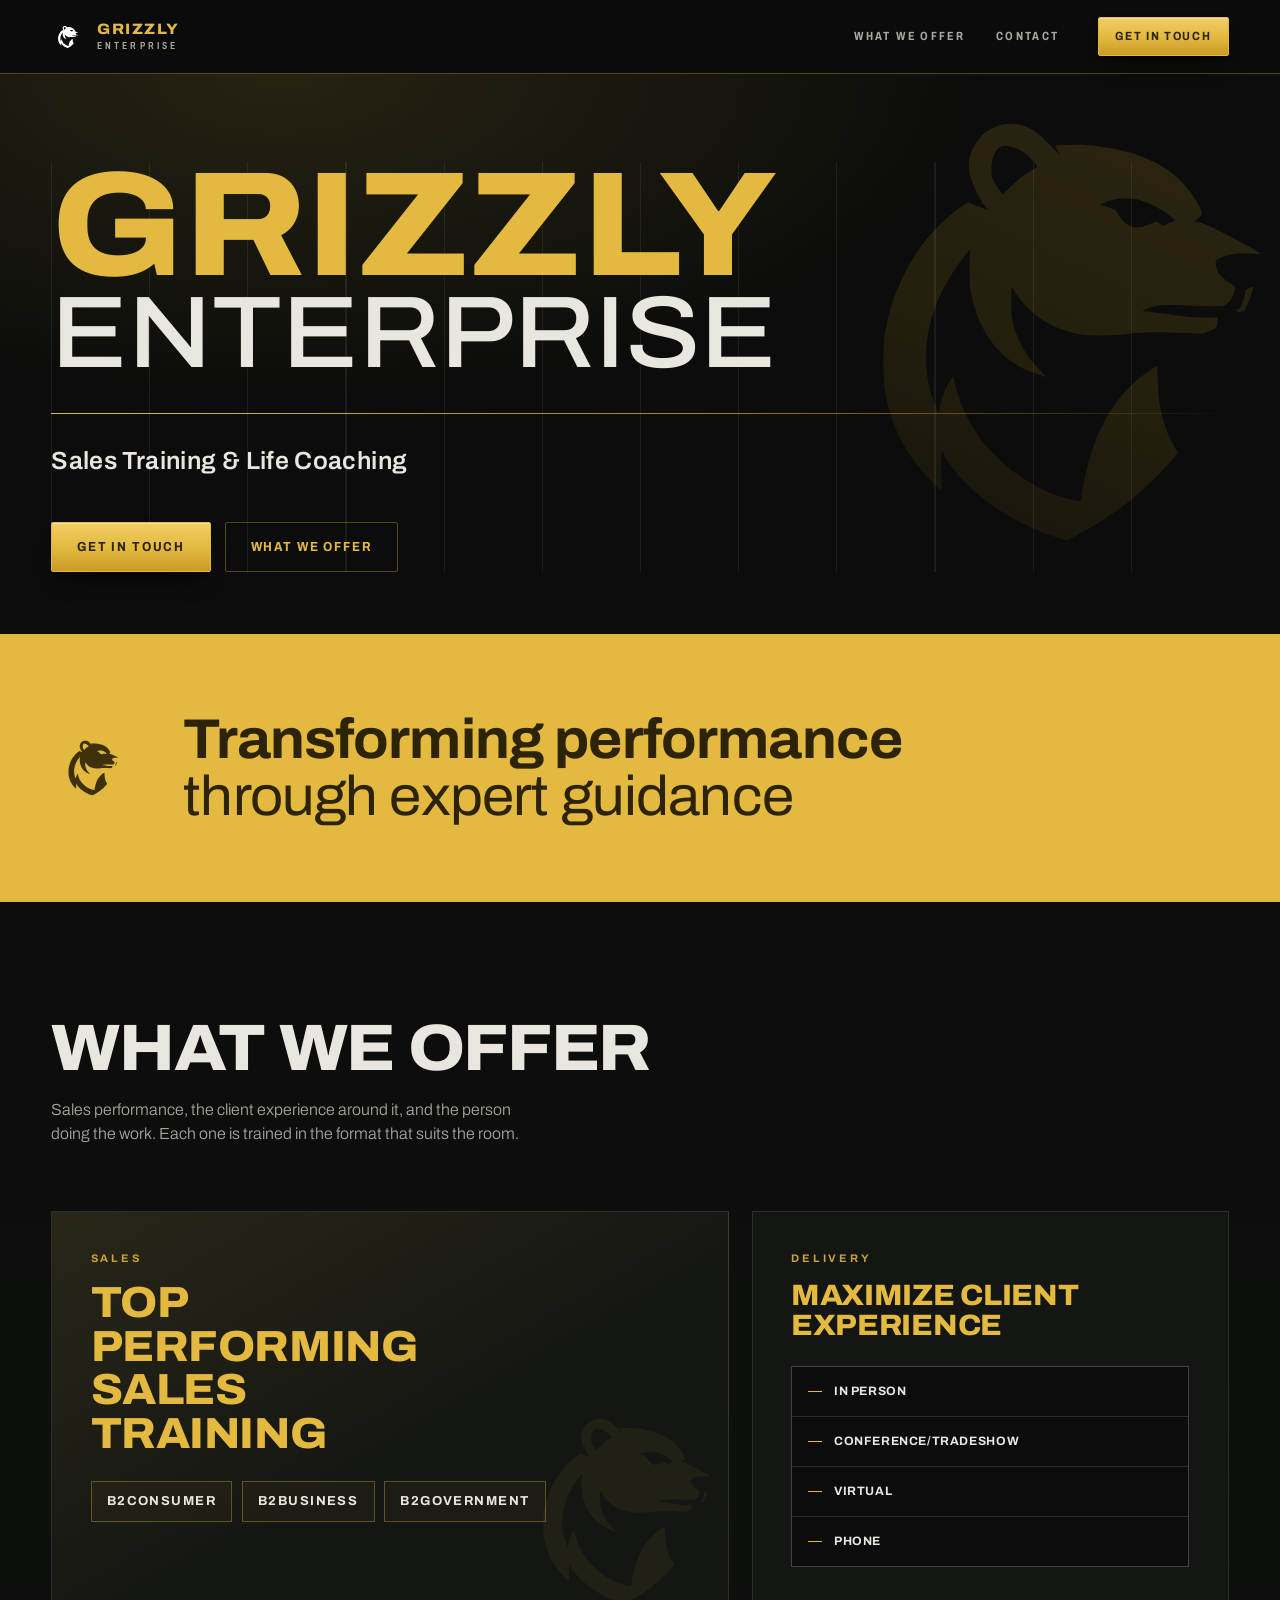
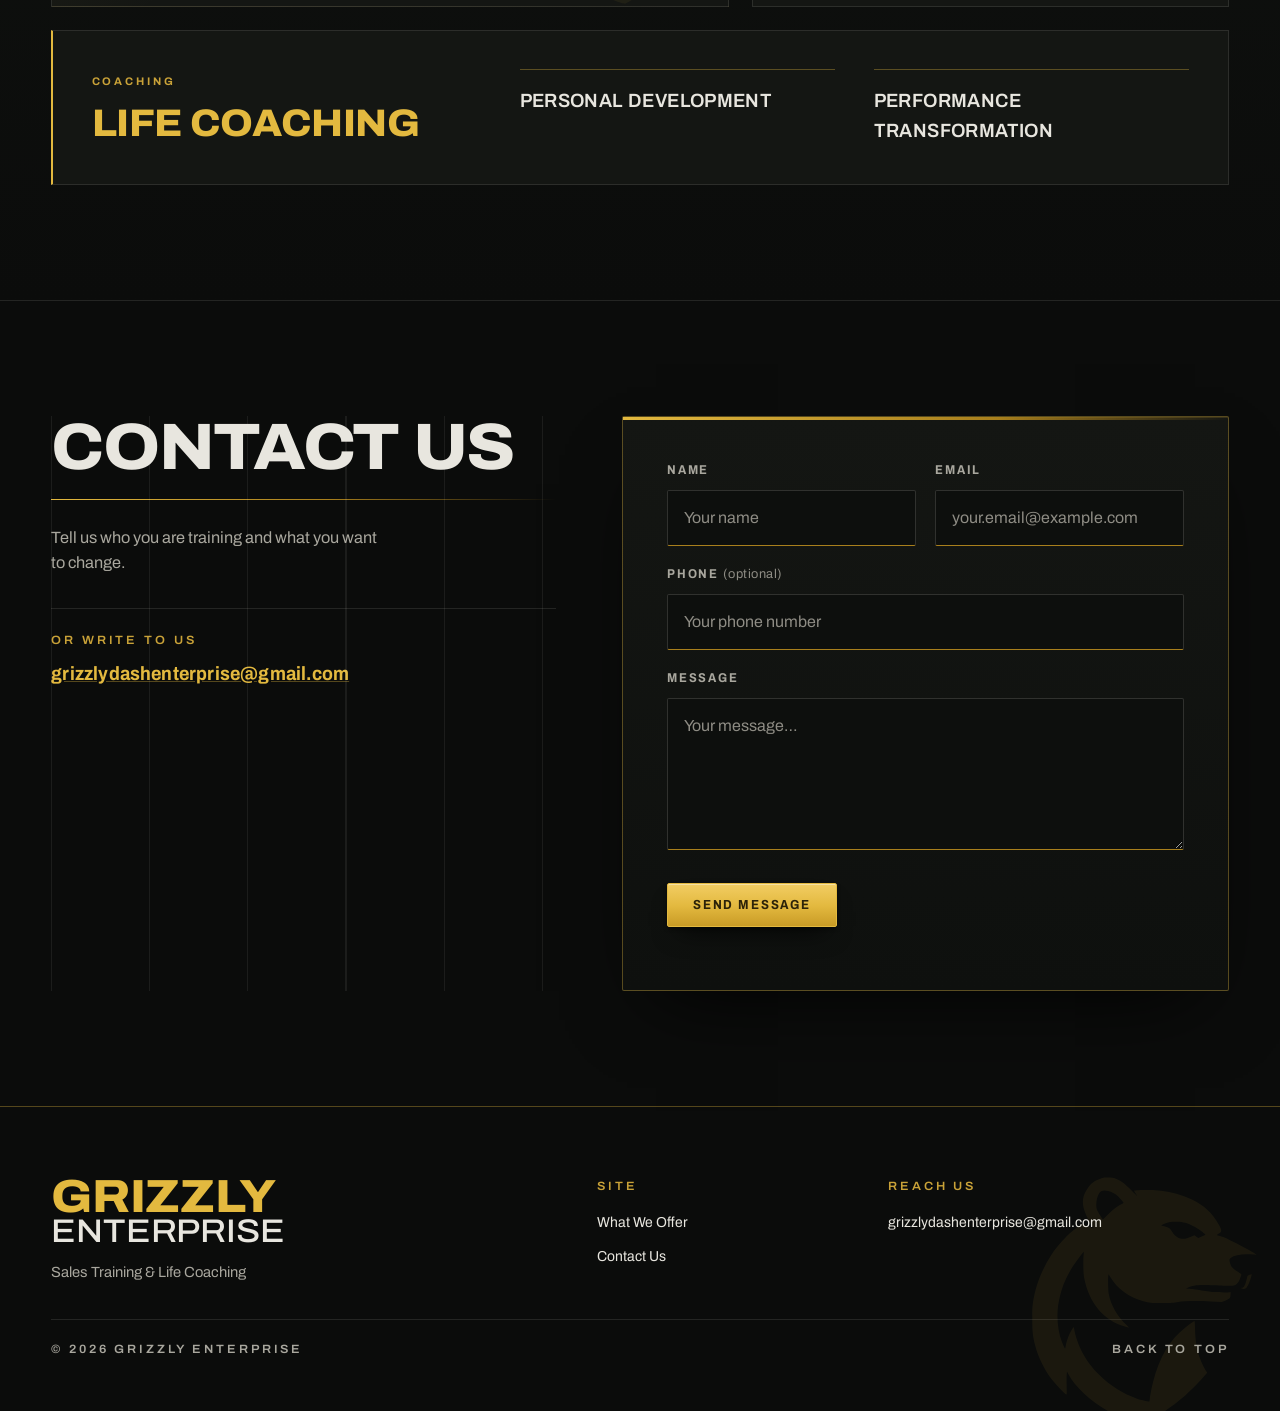
<file: index.html>
<!DOCTYPE html>
<html lang="en">
    <head>
        <meta charset="UTF-8" />
        <meta name="viewport" content="width=device-width, initial-scale=1.0" />
        <meta name="color-scheme" content="dark" />
        <meta name="theme-color" content="#0b0c0b" />
        <meta
            name="description"
            content="Grizzly Enterprise - Sales training and life coaching"
        />
        <title>Grizzly Enterprise</title>
        <link rel="icon" type="image/svg+xml" href="icons/icon2.svg" />
        <link rel="preconnect" href="https://fonts.googleapis.com" />
        <link rel="preconnect" href="https://fonts.gstatic.com" crossorigin />
        <link
            rel="stylesheet"
            href="https://fonts.googleapis.com/css2?family=Archivo:wdth,wght@62..125,300..800&display=swap"
        />
        <link rel="stylesheet" href="styles.css" />
        <script>
            /* The reveal styles hide their targets, so they are only armed once
               a script is running to unhide them. Set before first paint. */
            document.documentElement.classList.add('js');
        </script>
        <script src="script.js" defer></script>
    </head>
    <body>
        <a class="skip" href="#offer">Skip to content</a>

        <header class="rail">
            <div class="rail-in">
                <a class="lock" href="#home">
                    <img src="icons/icon2.svg" alt="" width="34" height="34" />
                    <span class="lock-name">
                        <b>Grizzly</b>
                        <span>Enterprise</span>
                    </span>
                </a>
                <nav aria-label="Primary">
                    <a href="#offer">What We Offer</a>
                    <a href="#contact">Contact</a>
                </nav>
                <a class="btn btn--gold rail-cta" href="#contact"
                    >Get in touch</a
                >
            </div>
        </header>

        <main>
            <section class="hero" id="home">
                <div class="motif" aria-hidden="true"></div>
                <div class="wrap ruled">
                    <div class="hero-grid">
                        <h1 class="wordmark reveal">
                            <span class="wordmark-g">GRIZZLY</span>
                            <span class="wordmark-e">ENTERPRISE</span>
                        </h1>

                        <hr class="rule hero-rule reveal" style="--d: 90ms" />

                        <p class="tagline reveal" style="--d: 150ms">
                            Sales Training &amp; Life Coaching
                        </p>

                        <div class="cta-row reveal" style="--d: 210ms">
                            <a class="btn btn--gold" href="#contact"
                                >Get in touch</a
                            >
                            <a class="btn btn--ghost" href="#offer"
                                >What We Offer</a
                            >
                        </div>
                    </div>
                </div>
            </section>

            <section class="band" aria-label="Statement">
                <div class="wrap band-inner">
                    <span class="bear band-bear" aria-hidden="true"></span>
                    <p class="reveal">
                        Transforming performance
                        <em>through expert guidance</em>
                    </p>
                </div>
            </section>

            <section class="offer" id="offer" aria-labelledby="offer-title">
                <div class="wrap">
                    <div class="section-head reveal">
                        <h2 class="section-title" id="offer-title">
                            What We Offer
                        </h2>
                        <p class="section-lede">
                            Sales performance, the client experience around it,
                            and the person doing the work. Each one is trained
                            in the format that suits the room.
                        </p>
                    </div>

                    <div class="offer-grid">
                        <article class="card card--lead reveal">
                            <span class="bear bear-ghost" aria-hidden="true"></span>
                            <span class="card-index">Sales</span>
                            <h3 class="service-title">
                                TOP PERFORMING SALES TRAINING
                            </h3>
                            <ul class="chips">
                                <li>B2CONSUMER</li>
                                <li>B2BUSINESS</li>
                                <li>B2GOVERNMENT</li>
                            </ul>
                        </article>

                        <article
                            class="card card--formats reveal"
                            style="--d: 90ms"
                        >
                            <span class="card-index">Delivery</span>
                            <h3 class="service-title">
                                MAXIMIZE CLIENT EXPERIENCE
                            </h3>
                            <ul class="tiles">
                                <li>IN PERSON</li>
                                <li>CONFERENCE/TRADESHOW</li>
                                <li>VIRTUAL</li>
                                <li>PHONE</li>
                            </ul>
                        </article>

                        <article
                            class="card card--wide reveal"
                            style="--d: 150ms"
                        >
                            <div>
                                <span class="card-index">Coaching</span>
                                <h3 class="service-title">LIFE COACHING</h3>
                            </div>
                            <ul class="splits">
                                <li>PERSONAL DEVELOPMENT</li>
                                <li>PERFORMANCE TRANSFORMATION</li>
                            </ul>
                        </article>
                    </div>
                </div>
            </section>

            <section
                class="contact"
                id="contact"
                aria-labelledby="contact-title"
            >
                <div class="wrap ruled">
                    <div class="contact-grid">
                        <div class="contact-aside reveal">
                            <h2 class="section-title" id="contact-title">
                                Contact Us
                            </h2>
                            <hr class="rule contact-rule" />
                            <p class="contact-say">
                                Tell us who you are training and what you want
                                to change.
                            </p>
                            <div class="direct">
                                <p class="eyebrow">Or write to us</p>
                                <a href="mailto:grizzlydashenterprise@gmail.com"
                                    >grizzlydashenterprise@gmail.com</a
                                >
                            </div>
                        </div>

                        <div class="panel reveal" style="--d: 90ms">
                            <form
                                class="form"
                                id="contactForm"
                                action="https://formspree.io/f/mqanzkpa"
                                method="POST"
                            >
                                <div class="field">
                                    <label for="name">Name</label>
                                    <input
                                        type="text"
                                        id="name"
                                        name="name"
                                        placeholder="Your name"
                                        autocomplete="name"
                                        required
                                    />
                                </div>
                                <div class="field">
                                    <label for="email">Email</label>
                                    <input
                                        type="email"
                                        id="email"
                                        name="email"
                                        placeholder="your.email@example.com"
                                        autocomplete="email"
                                        required
                                    />
                                </div>
                                <div class="field field--full">
                                    <label for="phone"
                                        >Phone
                                        <span class="optional"
                                            >(optional)</span
                                        ></label
                                    >
                                    <input
                                        type="tel"
                                        id="phone"
                                        name="phone"
                                        placeholder="Your phone number"
                                        autocomplete="tel"
                                    />
                                </div>
                                <div class="field field--full">
                                    <label for="message">Message</label>
                                    <textarea
                                        id="message"
                                        name="message"
                                        placeholder="Your message…"
                                        required
                                    ></textarea>
                                </div>
                                <button
                                    type="submit"
                                    class="btn btn--gold"
                                    id="submitButton"
                                >
                                    Send Message
                                </button>
                                <div
                                    class="msg"
                                    id="formMessage"
                                    role="status"
                                    aria-live="polite"
                                >
                                    <span
                                        class="msg-mark"
                                        aria-hidden="true"
                                    ></span>
                                    <span
                                        class="msg-text"
                                        id="formMessageText"
                                    ></span>
                                </div>
                            </form>
                        </div>
                    </div>
                </div>
            </section>
        </main>

        <footer class="foot">
            <div class="foot-motif" aria-hidden="true"></div>
            <div class="wrap">
                <div class="foot-grid">
                    <div class="foot-brand">
                        <p class="foot-word">
                            GRIZZLY<span>ENTERPRISE</span>
                        </p>
                        <p class="foot-tag">
                            Sales Training &amp; Life Coaching
                        </p>
                    </div>
                    <nav class="foot-col" aria-label="Sections">
                        <p class="eyebrow">Site</p>
                        <ul>
                            <li><a href="#offer">What We Offer</a></li>
                            <li><a href="#contact">Contact Us</a></li>
                        </ul>
                    </nav>
                    <div class="foot-col">
                        <p class="eyebrow">Reach us</p>
                        <ul>
                            <li>
                                <a href="mailto:grizzlydashenterprise@gmail.com"
                                    >grizzlydashenterprise@gmail.com</a
                                >
                            </li>
                        </ul>
                    </div>
                </div>
                <div class="foot-base">
                    <p class="eyebrow eyebrow--mute">
                        &copy; 2026 Grizzly Enterprise
                    </p>
                    <a class="eyebrow eyebrow--mute foot-top" href="#home"
                        >Back to top</a
                    >
                </div>
            </div>
        </footer>
    </body>
</html>
</file>
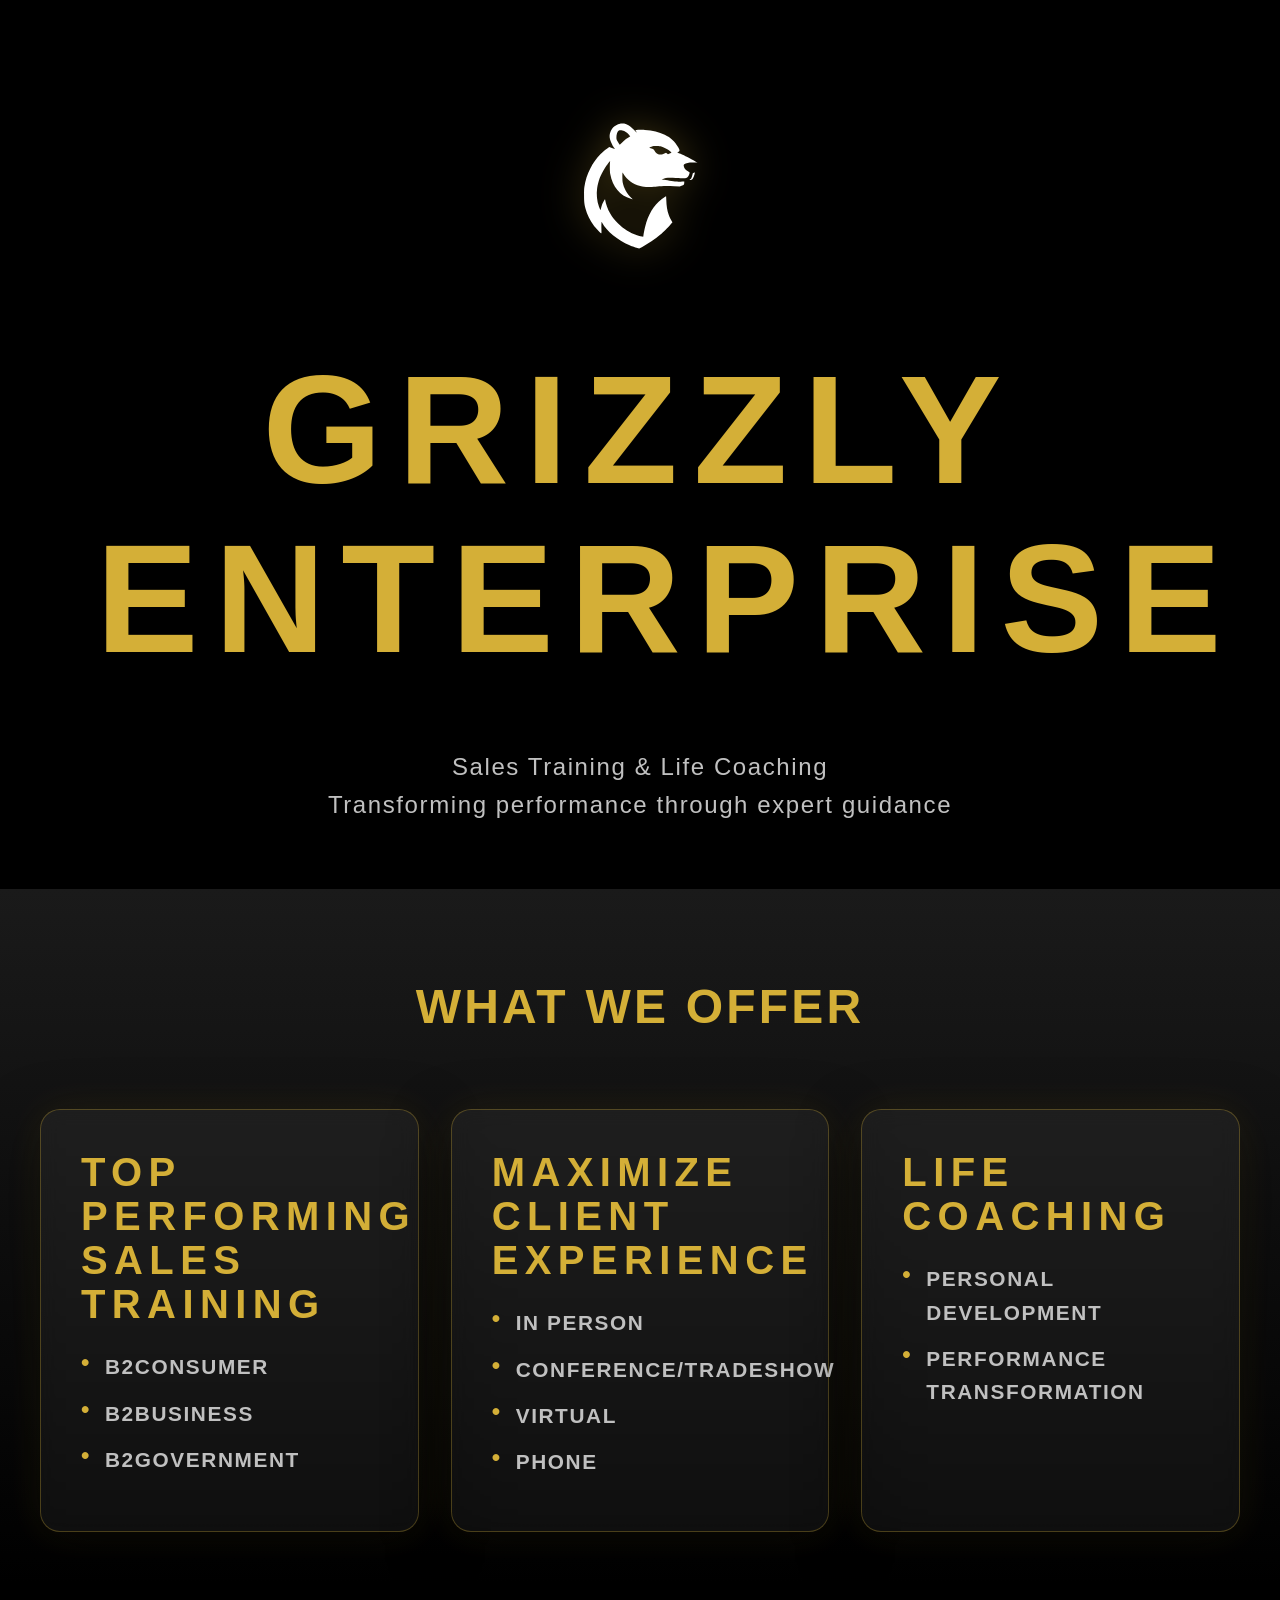
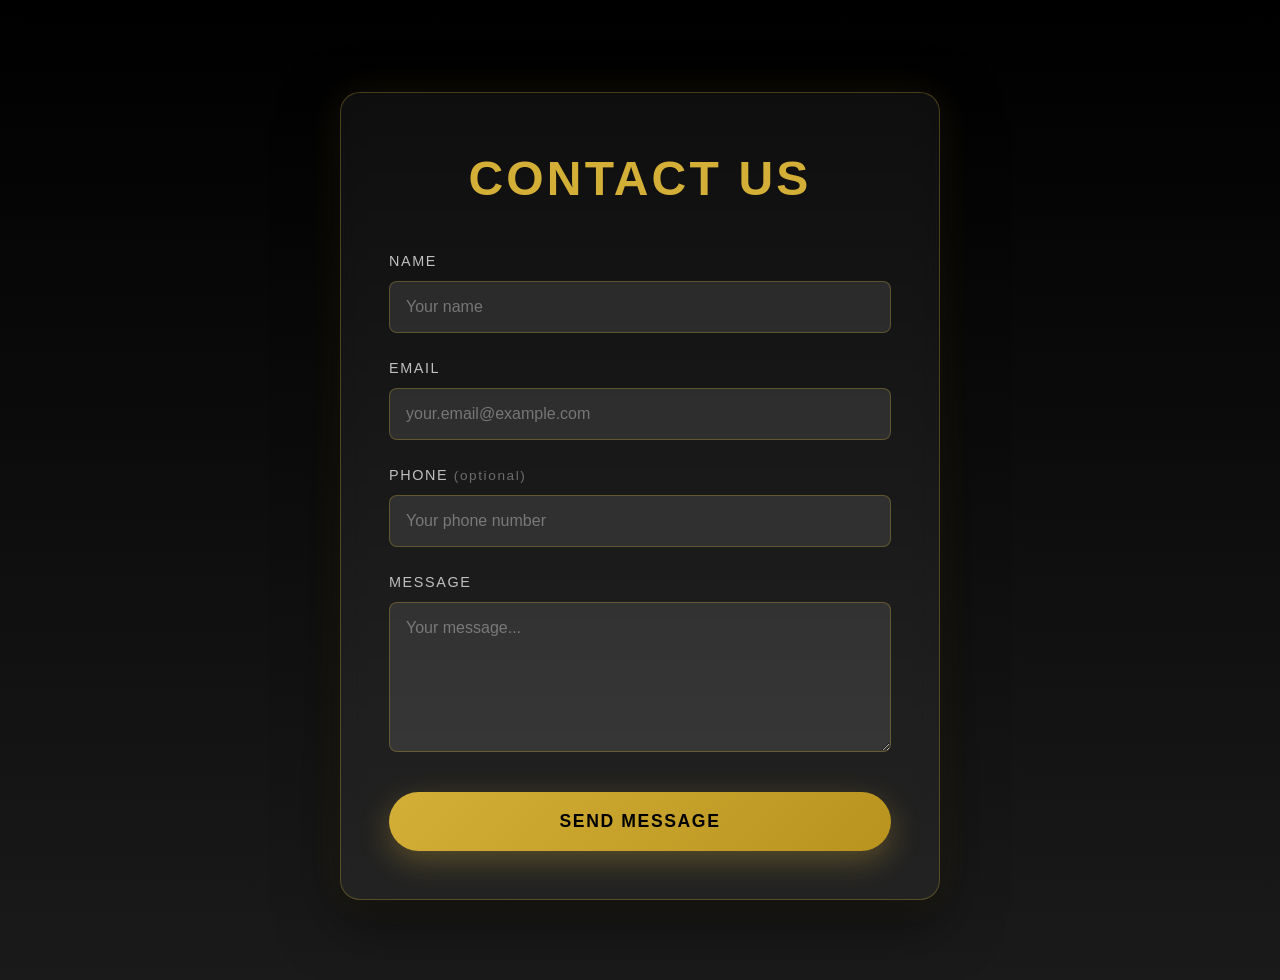
<file: bakeoff/base.html>
<!DOCTYPE html>
<html lang="en">
    <head>
        <meta charset="UTF-8" />
        <meta name="viewport" content="width=device-width, initial-scale=1.0" />
        <meta name="color-scheme" content="light" />
        <meta
            name="description"
            content="Grizzly Enterprise - Sales training and life coaching"
        />
        <title>Grizzly Enterprise</title>
        <link rel="icon" type="image/svg+xml" href="[data-uri]" />
        <style>
* {
    margin: 0;
    padding: 0;
    box-sizing: border-box;
}

:root {
    /* Primary Colors */
    --gold: #d4af37;
    --gold-dark: #b8941f;
    --gold-light: #f4e5a1;
    --black: #000000;
    --silver: #c0c0c0;
    --silver-dark: #808080;
    --white: #ffffff;

    /* Color Variants */
    --black-dark: #1a1a1a;

    /* Gold with Opacity */
    --gold-10: rgba(212, 175, 55, 0.1);
    --gold-20: rgba(212, 175, 55, 0.2);
    --gold-30: rgba(212, 175, 55, 0.3);
    --gold-50: rgba(212, 175, 55, 0.5);

    /* White with Opacity */
    --white-05: rgba(255, 255, 255, 0.05);
    --white-10: rgba(255, 255, 255, 0.1);
    --white-15: rgba(255, 255, 255, 0.15);

    /* Silver with Opacity */
    --silver-50: rgba(192, 192, 192, 0.5);

    /* Black with Opacity */
    --black-50: rgba(0, 0, 0, 0.5);

    /* Success Colors */
    --success-bg: rgba(34, 197, 94, 0.2);
    --success-border: rgba(34, 197, 94, 0.5);
    --success-text: #4ade80;

    /* Error Colors */
    --error-bg: rgba(239, 68, 68, 0.2);
    --error-border: rgba(239, 68, 68, 0.5);
    --error-text: #f87171;
}

html {
    scroll-behavior: smooth;
    color-scheme: light;
}

body {
    font-family: -apple-system, BlinkMacSystemFont, 'Segoe UI', Roboto,
        'Helvetica Neue', Arial, sans-serif;
    line-height: 1.6;
    color: var(--black);
    background-color: var(--black);
    overflow-x: hidden;
}

/* Hero Section - Full Page */
.hero {
    display: flex;
    flex-direction: column;
    align-items: center;
    justify-content: center;
    text-align: center;
    padding: clamp(2rem, 10vh, 6rem) 2rem 4rem 2rem;
    background: var(--black);
    position: relative;
}

.hero::before {
    content: '';
    position: absolute;
    top: 0;
    left: 0;
    right: 0;
    bottom: 0;
    background: radial-gradient(
            circle at 20% 0%,
            var(--gold-10) 0%,
            transparent 50%
        ),
        radial-gradient(circle at 80% 0%, var(--gold-10) 0%, transparent 50%);
    pointer-events: none;
}

.hero-content {
    position: relative;
    z-index: 1;
    width: 100%;
    max-width: 1400px;
}

.hero-icon {
    width: clamp(80px, 15vw, 200px);
    height: auto;
    margin: 0 auto 2rem auto;
    display: block;
    opacity: 0;
    animation: fadeInUp 0.8s ease forwards;
    animation-iteration-count: 1;
    filter: drop-shadow(0 0 20px var(--gold-30));
    will-change: opacity, transform;
}

.hero-icon.animated {
    opacity: 1;
    transform: translateY(0);
    animation: none;
}

.company-name {
    font-size: clamp(2.5rem, 12vw, 12rem);
    font-weight: 900;
    letter-spacing: clamp(0.1rem, 1.5vw, 1rem);
    color: var(--gold);
    text-transform: uppercase;
    margin: 0 auto 2rem auto;
    padding: clamp(1rem, 3vw, 2rem) clamp(1.5rem, 5vw, 4rem);
    background: var(--black);
    display: block;
    animation: fadeInUp 1s ease;
    line-height: 1.1;
    width: 100%;
    box-sizing: border-box;
    text-align: center;
    position: relative;
}

.company-name::before {
    content: '';
    position: absolute;
    top: -200vh;
    left: calc(50% - 50vw);
    width: 100vw;
    bottom: -10vh;
    background: var(--black);
    z-index: -1;
    pointer-events: none;
}

.enterprise-text {
    white-space: nowrap;
    display: inline-block;
}

.subtitle {
    font-size: clamp(1rem, 2.5vw, 1.5rem);
    color: var(--silver);
    font-weight: 300;
    letter-spacing: 0.1rem;
    margin-top: 2rem;
    animation: fadeInUp 1.2s ease;
    max-width: 800px;
    margin-left: auto;
    margin-right: auto;
}

/* Services Section */
.services-section {
    display: flex;
    align-items: flex-start;
    justify-content: center;
    padding: 5rem 2rem;
    background: linear-gradient(
        180deg,
        var(--black-dark) 0%,
        var(--black) 100%
    );
}

.services-container {
    max-width: 1200px;
    width: 100%;
}

.section-title {
    font-size: clamp(2rem, 4vw, 3rem);
    color: var(--gold);
    text-align: center;
    margin-bottom: 4rem;
    font-weight: 700;
    text-transform: uppercase;
    letter-spacing: 0.2rem;
}

.services-grid {
    display: grid;
    grid-template-columns: repeat(auto-fit, minmax(300px, 1fr));
    gap: 2rem;
}

.service-card {
    background: var(--white-05);
    backdrop-filter: blur(10px);
    border: 1px solid var(--gold-30);
    border-radius: 20px;
    padding: 2.5rem;
    box-shadow: 0 20px 60px var(--black-50), 0 0 40px var(--gold-10);
    transition: transform 0.3s ease, box-shadow 0.3s ease;
}

.service-card:hover {
    transform: translateY(-5px);
    box-shadow: 0 25px 70px var(--black-50), 0 0 50px var(--gold-20);
}

.service-title {
    font-size: clamp(1.5rem, 4vw, 2.5rem);
    color: var(--gold) !important;
    margin-bottom: 1.5rem;
    font-weight: 900;
    text-transform: uppercase;
    letter-spacing: clamp(0.1rem, 0.8vw, 0.4rem);
    line-height: 1.1;
}

.service-list {
    list-style: none;
    padding: 0;
    margin: 0;
}

.service-list li {
    color: var(--silver) !important;
    font-size: clamp(1rem, 2vw, 1.3rem);
    font-weight: 700;
    text-transform: uppercase;
    letter-spacing: 0.1rem;
    margin-bottom: 0.8rem;
    padding-left: 1.5rem;
    position: relative;
}

.service-list li::before {
    content: '•';
    color: var(--gold);
    font-size: 1.5rem;
    position: absolute;
    left: 0;
    line-height: 1;
}

/* About Section */
.about-section {
    display: flex;
    align-items: flex-start;
    justify-content: center;
    padding: 5rem 2rem;
    background: var(--black);
}

.about-container {
    max-width: 900px;
    width: 100%;
}

.about-content {
    background: var(--white-05);
    backdrop-filter: blur(10px);
    border: 1px solid var(--gold-30);
    border-radius: 20px;
    padding: 3rem;
    box-shadow: 0 20px 60px var(--black-50), 0 0 40px var(--gold-10);
}

.about-text {
    color: var(--silver);
    line-height: 1.8;
    font-size: 1.1rem;
    margin-bottom: 1.5rem;
}

.about-text:last-child {
    margin-bottom: 0;
}

/* Contact Form Section */
.contact-section {
    min-height: 100vh;
    display: flex;
    align-items: center;
    justify-content: center;
    padding: 5rem 2rem;
    background: linear-gradient(
        180deg,
        var(--black) 0%,
        var(--black-dark) 100%
    );
}

.contact-container {
    max-width: 600px;
    width: 100%;
    background: var(--white-05);
    backdrop-filter: blur(10px);
    border: 1px solid var(--gold-30);
    border-radius: 20px;
    padding: 3rem;
    box-shadow: 0 20px 60px var(--black-50), 0 0 40px var(--gold-10);
}

.contact-title {
    font-size: clamp(2rem, 4vw, 3rem);
    color: var(--gold);
    text-align: center;
    margin-bottom: 2rem;
    font-weight: 700;
    text-transform: uppercase;
    letter-spacing: 0.2rem;
}

.contact-form {
    display: flex;
    flex-direction: column;
    gap: 1.5rem;
}

.form-group {
    display: flex;
    flex-direction: column;
}

.form-group label {
    color: var(--silver);
    font-size: 0.9rem;
    margin-bottom: 0.5rem;
    text-transform: uppercase;
    letter-spacing: 0.1rem;
    font-weight: 500;
}

.form-group label .optional {
    text-transform: none;
    font-weight: 300;
    font-size: 0.85rem;
    color: var(--silver-50);
}

.form-group input,
.form-group textarea {
    padding: 1rem;
    background: var(--white-10);
    border: 1px solid var(--gold-30);
    border-radius: 8px;
    color: var(--white);
    font-size: 1rem;
    font-family: inherit;
    transition: all 0.3s ease;
}

.form-group input:focus,
.form-group textarea:focus {
    outline: none;
    border-color: var(--gold);
    box-shadow: 0 0 20px var(--gold-30);
    background: var(--white-15);
}

.form-group input::placeholder,
.form-group textarea::placeholder {
    color: var(--silver-50);
}

.form-group textarea {
    resize: vertical;
    min-height: 150px;
}

.submit-button {
    padding: 1.2rem 3rem;
    background: linear-gradient(135deg, var(--gold) 0%, var(--gold-dark) 100%);
    color: var(--black);
    border: none;
    border-radius: 50px;
    font-size: 1.1rem;
    font-weight: 700;
    text-transform: uppercase;
    letter-spacing: 0.1rem;
    cursor: pointer;
    transition: all 0.3s ease;
    box-shadow: 0 10px 30px var(--gold-30);
    margin-top: 1rem;
}

.submit-button:hover {
    transform: translateY(-2px);
    box-shadow: 0 15px 40px var(--gold-50);
    background: linear-gradient(135deg, var(--gold-light) 0%, var(--gold) 100%);
}

.submit-button:active {
    transform: translateY(0);
}

.form-message {
    text-align: center;
    padding: 1rem;
    border-radius: 8px;
    margin-top: 1rem;
    display: none;
}

.form-message.success {
    display: block;
    background: var(--success-bg);
    border: 1px solid var(--success-border);
    color: var(--success-text);
}

.form-message.error {
    display: block;
    background: var(--error-bg);
    border: 1px solid var(--error-border);
    color: var(--error-text);
}

/* Animations */
@keyframes fadeInUp {
    from {
        opacity: 0;
        transform: translateY(30px);
    }
    to {
        opacity: 1;
        transform: translateY(0);
    }
}

/* Responsive Design */
@media (max-width: 768px) {
    .hero {
        padding-top: clamp(1rem, 8vh, 4rem);
        padding-left: 1rem;
        padding-right: 1rem;
    }

    .company-name {
        font-size: clamp(1.8rem, 12vw, 6rem);
        letter-spacing: 0.15rem;
        padding: 1rem 1.5rem;
        max-width: 100%;
        margin-left: 0;
        margin-right: 0;
    }

    .enterprise-text {
        font-size: inherit;
    }

    .hero-content {
        padding: 0;
        width: 100%;
    }

    .subtitle {
        font-size: 1rem;
        padding: 0 1rem;
    }

    .contact-container {
        padding: 2rem 1.5rem;
    }

    .contact-title {
        font-size: 1.8rem;
    }

    .services-grid {
        grid-template-columns: 1fr;
        gap: 1.5rem;
    }

    .service-card {
        padding: 2rem 1.5rem;
    }

    .about-content {
        padding: 2rem 1.5rem;
    }

    .about-text {
        font-size: 1rem;
    }
}

        </style>
    </head>
    <body>
        <main>
            <section class="hero" id="home">
                <div class="hero-content">
                    <img
                        src="[data-uri]"
                        alt="Grizzly Enterprise Logo"
                        class="hero-icon"
                    />
                    <h1 class="company-name">
                        GRIZZLY<br /><span class="enterprise-text"
                            >ENTERPRISE</span
                        >
                    </h1>
                    <p class="subtitle">
                        Sales Training & Life Coaching<br />
                        Transforming performance through expert guidance
                    </p>
                </div>
            </section>

            <section class="services-section" id="services">
                <div class="services-container">
                    <h2 class="section-title">What We Offer</h2>
                    <div class="services-grid">
                        <div class="service-card">
                            <h3 class="service-title">
                                TOP PERFORMING SALES TRAINING
                            </h3>
                            <ul class="service-list">
                                <li>B2CONSUMER</li>
                                <li>B2BUSINESS</li>
                                <li>B2GOVERNMENT</li>
                            </ul>
                        </div>
                        <div class="service-card">
                            <h3 class="service-title">
                                MAXIMIZE CLIENT EXPERIENCE
                            </h3>
                            <ul class="service-list">
                                <li>IN PERSON</li>
                                <li>CONFERENCE/TRADESHOW</li>
                                <li>VIRTUAL</li>
                                <li>PHONE</li>
                            </ul>
                        </div>
                        <div class="service-card">
                            <h3 class="service-title">LIFE COACHING</h3>
                            <ul class="service-list">
                                <li>PERSONAL DEVELOPMENT</li>
                                <li>PERFORMANCE TRANSFORMATION</li>
                            </ul>
                        </div>
                    </div>
                </div>
            </section>

            <section class="contact-section" id="contact">
                <div class="contact-container">
                    <h2 class="contact-title">Contact Us</h2>
                    <form
                        class="contact-form"
                        id="contactForm"
                        action="https://formspree.io/f/mqanzkpa"
                        method="POST"
                    >
                        <div class="form-group">
                            <label for="name">Name</label>
                            <input
                                type="text"
                                id="name"
                                name="name"
                                placeholder="Your name"
                                required
                            />
                        </div>
                        <div class="form-group">
                            <label for="email">Email</label>
                            <input
                                type="email"
                                id="email"
                                name="email"
                                placeholder="your.email@example.com"
                                required
                            />
                        </div>
                        <div class="form-group">
                            <label for="phone"
                                >Phone
                                <span class="optional">(optional)</span></label
                            >
                            <input
                                type="tel"
                                id="phone"
                                name="phone"
                                placeholder="Your phone number"
                            />
                        </div>
                        <div class="form-group">
                            <label for="message">Message</label>
                            <textarea
                                id="message"
                                name="message"
                                placeholder="Your message..."
                                required
                            ></textarea>
                        </div>
                        <button type="submit" class="submit-button">
                            Send Message
                        </button>
                        <div class="form-message" id="formMessage"></div>
                    </form>
                </div>
            </section>
        </main>

        <script>
const contactForm = document.getElementById('contactForm');
const formMessage = document.getElementById('formMessage');

contactForm.addEventListener('submit', async (e) => {
    e.preventDefault();

    const submitButton = contactForm.querySelector('.submit-button');
    const originalText = submitButton.textContent;
    submitButton.textContent = 'Sending...';
    submitButton.disabled = true;
    formMessage.style.display = 'none';

    try {
        const formData = new FormData(contactForm);

        const response = await fetch(contactForm.action, {
            method: 'POST',
            body: formData,
            headers: {
                Accept: 'application/json',
            },
        });

        const data = await response.json();

        if (response.ok) {
            formMessage.textContent =
                'Thank you! Your message has been sent successfully.';
            formMessage.className = 'form-message success';
            formMessage.style.display = 'block';
            contactForm.reset();
        } else {
            // Handle Formspree validation errors
            if (data.errors) {
                const errorMessages = data.errors
                    .map((err) => err.message || err)
                    .join(', ');
                throw new Error(`Validation errors: ${errorMessages}`);
            }
            throw new Error(data.error || 'Form submission failed');
        }
    } catch (error) {
        console.error('Form Error:', error);
        const errorMessage =
            error.message && error.message.includes('Validation errors')
                ? error.message
                : 'Sorry, there was an error sending your message. Please try again or contact us directly at grizzlydashenterprise@gmail.com.';
        formMessage.textContent = errorMessage;
        formMessage.className = 'form-message error';
        formMessage.style.display = 'block';
    } finally {
        submitButton.textContent = originalText;
        submitButton.disabled = false;
    }
});

// Prevent icon animation from restarting
const heroIcon = document.querySelector('.hero-icon');
if (heroIcon) {
    heroIcon.addEventListener(
        'animationend',
        () => {
            heroIcon.classList.add('animated');
        },
        { once: true }
    );
}

// Smooth scroll for any anchor links
document.querySelectorAll('a[href^="#"]').forEach((anchor) => {
    anchor.addEventListener('click', function (e) {
        e.preventDefault();
        const target = document.querySelector(this.getAttribute('href'));
        if (target) {
            target.scrollIntoView({
                behavior: 'smooth',
                block: 'start',
            });
        }
    });
});

        </script>
    </body>
</html>
</file>
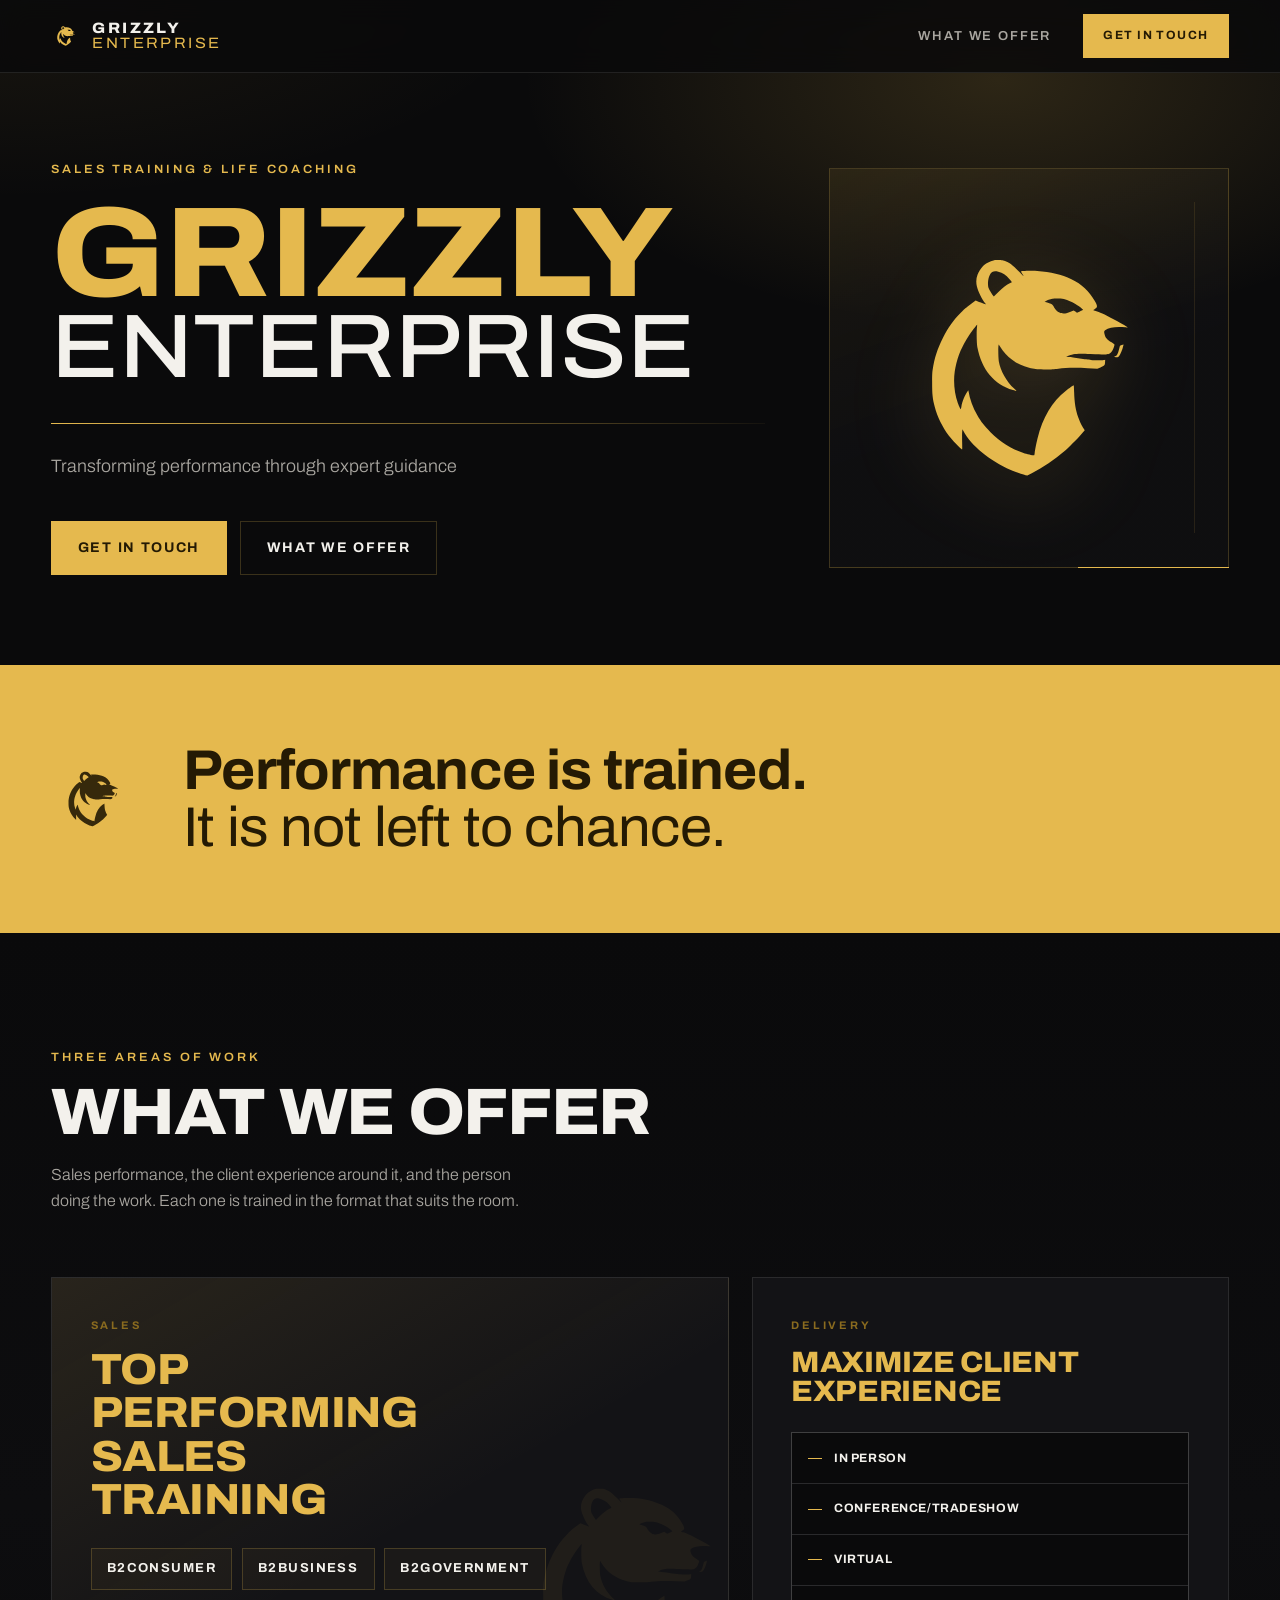
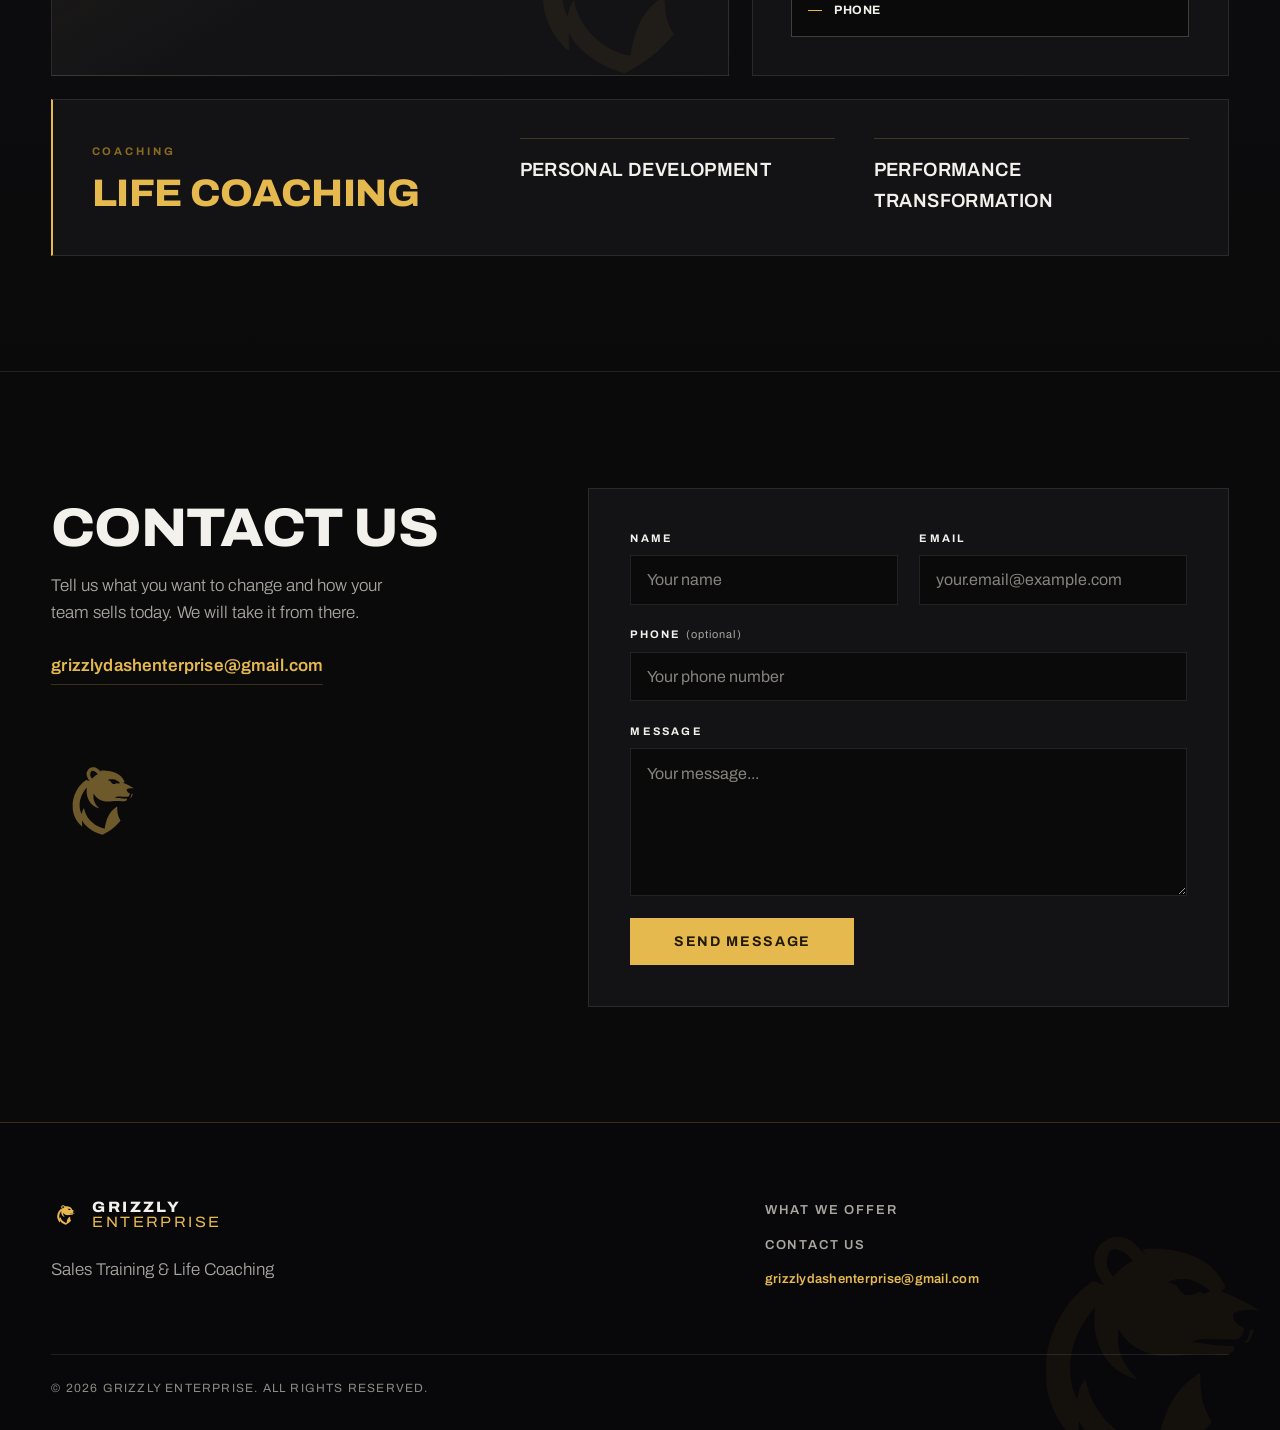
<file: bakeoff/entries/a-design-taste-frontend.html>
<!DOCTYPE html>
<!--
  GRIZZLY ENTERPRISE - bake-off entry A (skill: design-taste-frontend)
  Design read: sales-training / life-coaching landing page for business buyers and
  individuals. Redesign - overhaul. Dials: DESIGN_VARIANCE 8 / MOTION_INTENSITY 5 /
  VISUAL_DENSITY 4.

  DESIGN CALLS
  01  Direction: "gold leaf on ink" - an editorial, left-aligned, asymmetric page
      instead of three stacked centred blocks. Gold is the only accent, used at
      three strengths (leaf #E5B94E, deep #8A6B1F, soft #F2DDA6).
  02  Typography: Archivo variable (wdth + wght from Google Fonts), one family,
      hierarchy carried by weight, width and scale rather than by colour. The
      wordmark is an optically justified two-line lockup - GRIZZLY is set larger
      than ENTERPRISE so both lines end flush. Fallback stack is a real grotesque
      stack so the page never depends on the network.
  03  Shape system: radius 0 everywhere (panels, inputs, buttons). One rule, no
      mixed corner language. The base's 20px cards and 50px pill button are gone.
  04  Structure added that the base has no version of:
        - fixed header with lockup, section link and a single "Get in touch" CTA,
          plus a real mobile disclosure menu (aria-expanded)
        - asymmetric split hero (type left, bear mark panel right), no centring
        - full-bleed gold statement band: the page's one deliberate inversion
        - offer section rebuilt as a 12-column editorial grid (7 / 5 / 12) with
          three different list languages: chips, format tiles, wide split band
        - contact section as a two-column composition (statement + form panel)
        - designed footer with the mark, links and the real published email
        - scroll-reveal choreography, hover physics, focus rings
  05  Motion: one reason each. Reveal = sequence on entry, hover lift = feedback,
      header surface = state. All of it collapses to static under
      prefers-reduced-motion, and nothing is hidden when it does not run.
  06  Fabrication gate: no testimonials, logos, statistics, prices, addresses or
      phone numbers were invented. The only contact detail on the page is
      grizzlydashenterprise@gmail.com, which the base already publishes in its
      form error fallback. Added copy is brand voice only, never a factual claim.
  07  Base defects fixed: color-scheme dark + theme-color, CONFERENCE/TRADESHOW no
      longer clipped, dead .about-* CSS removed, no !important, no top:-200vh
      bleed hack, contact section's 100vh dead gap removed, card rhythm equalised,
      prefers-reduced-motion honoured, form status announced via role="status".
-->
<html lang="en">
    <head>
        <meta charset="UTF-8" />
        <meta name="viewport" content="width=device-width, initial-scale=1.0" />
        <meta name="color-scheme" content="dark" />
        <meta name="theme-color" content="#0a0a0b" />
        <meta
            name="description"
            content="Grizzly Enterprise - Sales training and life coaching"
        />
        <title>Grizzly Enterprise | Sales Training &amp; Life Coaching</title>
        <link rel="icon" type="image/svg+xml" href="[data-uri]" />
        <link rel="preconnect" href="https://fonts.googleapis.com" />
        <link rel="preconnect" href="https://fonts.gstatic.com" crossorigin />
        <link
            href="https://fonts.googleapis.com/css2?family=Archivo:wdth,wght@62..125,100..900&display=swap"
            rel="stylesheet"
        />
        <style>
            *,
            *::before,
            *::after {
                margin: 0;
                padding: 0;
                box-sizing: border-box;
            }

            :root {
                /* Ink */
                --ink: #0a0a0b;
                --ink-panel: #131316;
                --ink-raised: #1b1b1f;

                /* Gold - the only accent on the page */
                --gold: #e5b94e;
                --gold-soft: #f2dda6;
                --gold-deep: #8a6b1f;
                --gold-ink: #241a04;

                /* Type */
                --fg: #f3f1ec;
                --fg-mute: #a9a6a0;

                /* Lines */
                --line: rgba(229, 185, 78, 0.22);
                --line-soft: rgba(243, 241, 236, 0.1);

                /* Status */
                --ok: #7bd98f;
                --bad: #ff9a9a;

                /* Rhythm */
                --shell: 1280px;
                --gutter: clamp(1.25rem, 4vw, 3.5rem);
                --band: clamp(4.5rem, 9vw, 8.5rem);
                --ease: cubic-bezier(0.16, 1, 0.3, 1);

                --font: 'Archivo', 'Helvetica Neue', Helvetica, Arial,
                    'Segoe UI', system-ui, sans-serif;
            }

            html {
                color-scheme: dark;
                scroll-behavior: smooth;
                -webkit-text-size-adjust: 100%;
            }

            @media (prefers-reduced-motion: reduce) {
                html {
                    scroll-behavior: auto;
                }
            }

            body {
                font-family: var(--font);
                overflow-x: clip;
                background: var(--ink);
                color: var(--fg);
                line-height: 1.6;
                font-size: clamp(1rem, 0.97rem + 0.15vw, 1.0625rem);
                -webkit-font-smoothing: antialiased;
                text-rendering: optimizeLegibility;
            }

            img,
            svg {
                display: block;
                max-width: 100%;
            }

            a {
                color: inherit;
            }

            /* ---------- Focus (gate 6) ---------- */
            :focus-visible {
                outline: 2px solid var(--gold);
                outline-offset: 3px;
            }

            .skip-link {
                position: absolute;
                left: var(--gutter);
                top: 0;
                transform: translateY(-140%);
                z-index: 100;
                background: var(--gold);
                color: var(--gold-ink);
                padding: 0.7rem 1.1rem;
                font-weight: 700;
                font-size: 0.8125rem;
                letter-spacing: 0.08em;
                text-transform: uppercase;
                text-decoration: none;
                transition: transform 0.2s var(--ease);
            }

            .skip-link:focus {
                transform: translateY(0.75rem);
            }

            /* ---------- Shared ---------- */
            .shell {
                width: 100%;
                max-width: var(--shell);
                margin-inline: auto;
                padding-inline: var(--gutter);
            }

            .eyebrow {
                font-size: 0.75rem;
                font-weight: 600;
                letter-spacing: 0.24em;
                text-transform: uppercase;
                color: var(--gold);
                font-stretch: 105%;
            }

            .bear {
                color: var(--gold);
                width: 100%;
                height: auto;
            }

            .btn {
                display: inline-flex;
                align-items: center;
                justify-content: center;
                gap: 0.6rem;
                white-space: nowrap;
                border: 1px solid transparent;
                border-radius: 0;
                font-family: inherit;
                font-size: 0.875rem;
                font-weight: 700;
                letter-spacing: 0.12em;
                text-transform: uppercase;
                text-decoration: none;
                padding: 0.95rem 1.6rem;
                cursor: pointer;
                transition: transform 0.25s var(--ease),
                    background-color 0.25s var(--ease),
                    border-color 0.25s var(--ease), color 0.25s var(--ease);
            }

            .btn-primary {
                background: var(--gold);
                color: var(--gold-ink);
            }

            .btn-primary:hover {
                background: var(--gold-soft);
                transform: translateY(-2px);
            }

            .btn-primary:active {
                transform: translateY(0);
            }

            .btn-ghost {
                background: transparent;
                color: var(--fg);
                border-color: var(--line);
            }

            .btn-ghost:hover {
                border-color: var(--gold);
                color: var(--gold);
                transform: translateY(-2px);
            }

            .btn-ghost:active {
                transform: translateY(0);
            }

            @media (prefers-reduced-motion: reduce) {
                .btn:hover,
                .btn:active {
                    transform: none;
                }
            }

            /* ---------- Header ---------- */
            .site-head {
                position: fixed;
                inset: 0 0 auto 0;
                z-index: 60;
                border-bottom: 1px solid transparent;
                transition: background-color 0.3s var(--ease),
                    border-color 0.3s var(--ease);
            }

            .site-head.is-stuck {
                background: rgba(10, 10, 11, 0.86);
                backdrop-filter: blur(14px) saturate(140%);
                -webkit-backdrop-filter: blur(14px) saturate(140%);
                border-bottom-color: var(--line-soft);
            }

            .head-inner {
                display: flex;
                align-items: center;
                justify-content: space-between;
                gap: 1rem;
                height: 72px;
            }

            .lockup {
                display: inline-flex;
                align-items: center;
                gap: 0.7rem;
                text-decoration: none;
            }

            .lockup .bear {
                width: 30px;
                flex: none;
            }

            .lockup-text {
                display: flex;
                flex-direction: column;
                line-height: 1;
            }

            .lockup-text b {
                font-size: 0.9375rem;
                font-weight: 800;
                letter-spacing: 0.16em;
                text-transform: uppercase;
                font-stretch: 108%;
            }

            .lockup-text span {
                font-size: 0.9375rem;
                font-weight: 400;
                letter-spacing: 0.16em;
                text-transform: uppercase;
                color: var(--gold);
                font-stretch: 108%;
            }

            .nav {
                display: flex;
                align-items: center;
                gap: clamp(1rem, 2.5vw, 2rem);
            }

            .nav a:not(.btn) {
                font-size: 0.8125rem;
                font-weight: 600;
                letter-spacing: 0.14em;
                text-transform: uppercase;
                text-decoration: none;
                color: var(--fg-mute);
                white-space: nowrap;
                transition: color 0.2s var(--ease);
            }

            .nav a:not(.btn):hover {
                color: var(--gold);
            }

            .nav .btn {
                padding: 0.7rem 1.2rem;
                font-size: 0.75rem;
            }

            .nav-toggle {
                display: none;
                align-items: center;
                gap: 0.55rem;
                background: transparent;
                border: 1px solid var(--line);
                color: var(--fg);
                font-family: inherit;
                font-size: 0.75rem;
                font-weight: 700;
                letter-spacing: 0.14em;
                text-transform: uppercase;
                padding: 0.65rem 0.9rem;
                cursor: pointer;
            }

            .nav-toggle .bars {
                display: block;
                width: 16px;
                height: 1px;
                background: var(--gold);
                position: relative;
            }

            .nav-toggle .bars::before,
            .nav-toggle .bars::after {
                content: '';
                position: absolute;
                left: 0;
                width: 16px;
                height: 1px;
                background: var(--gold);
            }

            .nav-toggle .bars::before {
                top: -5px;
            }

            .nav-toggle .bars::after {
                top: 5px;
            }

            @media (max-width: 860px) {
                .nav-toggle {
                    display: inline-flex;
                }

                .nav {
                    display: none;
                    position: absolute;
                    left: 0;
                    right: 0;
                    top: 72px;
                    flex-direction: column;
                    align-items: stretch;
                    gap: 0;
                    background: rgba(10, 10, 11, 0.97);
                    backdrop-filter: blur(14px);
                    -webkit-backdrop-filter: blur(14px);
                    border-block: 1px solid var(--line-soft);
                    padding: 0.5rem var(--gutter) 1.25rem;
                }

                .nav.is-open {
                    display: flex;
                }

                .nav a:not(.btn) {
                    padding: 1rem 0;
                    border-bottom: 1px solid var(--line-soft);
                    font-size: 0.9375rem;
                }

                .nav .btn {
                    margin-top: 1rem;
                    padding: 1rem 1.2rem;
                    font-size: 0.8125rem;
                }
            }

            /* ---------- Hero ---------- */
            .hero {
                position: relative;
                padding-top: calc(72px + clamp(2.5rem, 7vw, 5.5rem));
                padding-bottom: clamp(3rem, 7vw, 6rem);
                overflow: hidden;
            }

            .hero::before {
                content: '';
                position: absolute;
                inset: 0;
                background: radial-gradient(
                        60% 60% at 78% 12%,
                        rgba(229, 185, 78, 0.16) 0%,
                        transparent 62%
                    ),
                    radial-gradient(
                        70% 50% at 0% 0%,
                        rgba(229, 185, 78, 0.07) 0%,
                        transparent 60%
                    );
                pointer-events: none;
            }

            .hero-grid {
                position: relative;
                display: grid;
                grid-template-columns: 1fr minmax(240px, 400px);
                gap: clamp(2rem, 5vw, 4rem);
                align-items: center;
            }

            .hero-copy {
                min-width: 0;
            }

            .company-name {
                margin: 1.25rem 0 0;
                color: var(--gold);
                text-transform: uppercase;
                font-weight: 800;
                font-stretch: 110%;
                line-height: 0.86;
                letter-spacing: -0.005em;
            }

            .company-name span {
                display: block;
                white-space: nowrap;
            }

            .name-a {
                font-size: clamp(3.6rem, 10vw, 8.9rem);
            }

            .enterprise-text {
                font-size: clamp(2.55rem, 7.05vw, 6.28rem);
                font-weight: 500;
                color: var(--fg);
            }

            .hero-rule {
                height: 1px;
                background: linear-gradient(
                    90deg,
                    var(--gold) 0%,
                    rgba(229, 185, 78, 0.05) 100%
                );
                margin: clamp(1.5rem, 3vw, 2.25rem) 0
                    clamp(1.25rem, 2.5vw, 1.75rem);
            }

            .lede {
                color: var(--fg-mute);
                font-size: clamp(1.0625rem, 1.4vw, 1.3125rem);
                font-weight: 300;
                max-width: 46ch;
            }

            .cta-row {
                display: flex;
                flex-wrap: wrap;
                gap: 0.85rem;
                margin-top: clamp(1.75rem, 3.5vw, 2.5rem);
            }

            .hero-mark {
                position: relative;
                border: 1px solid var(--line);
                padding: clamp(1.5rem, 2.6vw, 2.25rem);
                background: linear-gradient(
                    160deg,
                    rgba(229, 185, 78, 0.08) 0%,
                    rgba(19, 19, 22, 0.5) 55%
                );
            }

            .hero-mark .bear {
                filter: drop-shadow(0 18px 40px rgba(229, 185, 78, 0.2));
            }

            .hero-mark::after {
                content: '';
                position: absolute;
                right: -1px;
                bottom: -1px;
                width: 38%;
                height: 1px;
                background: var(--gold);
            }

            @media (max-width: 900px) {
                .hero-grid {
                    grid-template-columns: 1fr;
                }

                .hero-mark {
                    order: -1;
                    justify-self: start;
                    width: min(180px, 46vw);
                    padding: 1.25rem;
                }

                .lede {
                    max-width: 40ch;
                }
            }

            /* ---------- Statement band (the page's one inversion) ---------- */
            .band {
                position: relative;
                background: var(--gold);
                color: var(--gold-ink);
                overflow: hidden;
                padding-block: clamp(3rem, 6vw, 5rem);
            }

            .band-inner {
                position: relative;
                display: grid;
                grid-template-columns: auto 1fr;
                gap: clamp(1.5rem, 4vw, 3rem);
                align-items: center;
            }

            .band .bear {
                color: var(--gold-ink);
                width: clamp(46px, 7vw, 84px);
                flex: none;
                opacity: 0.9;
            }

            .band p {
                font-size: clamp(1.6rem, 4.4vw, 3.5rem);
                font-weight: 700;
                font-stretch: 104%;
                line-height: 1.02;
                letter-spacing: -0.015em;
                text-wrap: balance;
            }

            .band p em {
                font-style: normal;
                font-weight: 400;
            }

            /* ---------- Offer ---------- */
            .offer {
                padding-block: var(--band);
                background: linear-gradient(
                    180deg,
                    var(--ink) 0%,
                    #0d0d0f 55%,
                    var(--ink) 100%
                );
            }

            .section-head {
                margin-bottom: clamp(2.5rem, 5vw, 4rem);
            }

            .section-title {
                margin-top: 0.9rem;
                font-size: clamp(2.1rem, 5.4vw, 4.1rem);
                font-weight: 800;
                font-stretch: 108%;
                line-height: 0.95;
                letter-spacing: -0.02em;
                text-transform: uppercase;
                color: var(--fg);
            }

            .section-lede {
                margin-top: 1.15rem;
                max-width: 52ch;
                color: var(--fg-mute);
                font-weight: 300;
                font-size: clamp(1rem, 1.2vw, 1.1875rem);
            }

            .offer-grid {
                display: grid;
                grid-template-columns: repeat(12, minmax(0, 1fr));
                gap: clamp(1rem, 1.8vw, 1.5rem);
            }

            .card {
                position: relative;
                min-width: 0;
                overflow: hidden;
                border: 1px solid var(--line-soft);
                background: var(--ink-panel);
                padding: clamp(1.6rem, 3vw, 2.6rem);
                transition: border-color 0.35s var(--ease),
                    transform 0.35s var(--ease),
                    background-color 0.35s var(--ease);
            }

            .card:hover {
                border-color: var(--line);
                transform: translateY(-3px);
            }

            @media (prefers-reduced-motion: reduce) {
                .card:hover {
                    transform: none;
                }
            }

            .card-index {
                display: block;
                font-size: 0.6875rem;
                font-weight: 700;
                letter-spacing: 0.26em;
                text-transform: uppercase;
                color: var(--gold-deep);
            }

            .service-title {
                margin: 0.85rem 0 1.6rem;
                color: var(--gold);
                text-transform: uppercase;
                font-weight: 800;
                font-stretch: 106%;
                line-height: 1;
                letter-spacing: -0.01em;
                overflow-wrap: break-word;
            }

            .card--lead {
                grid-column: span 7;
                background: linear-gradient(
                        150deg,
                        rgba(229, 185, 78, 0.1) 0%,
                        transparent 58%
                    ),
                    var(--ink-panel);
            }

            .card--lead .service-title {
                font-size: clamp(1.75rem, 3.4vw, 3rem);
                max-width: 12ch;
            }

            .card--lead .bear-ghost {
                position: absolute;
                right: -6%;
                bottom: -12%;
                width: 42%;
                color: var(--gold);
                opacity: 0.06;
                pointer-events: none;
            }

            .card--formats {
                grid-column: span 5;
            }

            .card--formats .service-title {
                font-size: clamp(1.4rem, 2.3vw, 2rem);
            }

            .card--wide {
                grid-column: span 12;
                display: grid;
                grid-template-columns: minmax(0, 0.9fr) minmax(0, 1.6fr);
                gap: clamp(1.5rem, 4vw, 3.5rem);
                align-items: center;
                border-left: 2px solid var(--gold);
            }

            .card--wide .service-title {
                margin-bottom: 0;
                font-size: clamp(1.6rem, 3vw, 2.6rem);
            }

            /* list language 1 - chips */
            .chips {
                list-style: none;
                display: flex;
                flex-wrap: wrap;
                gap: 0.6rem;
            }

            .chips li {
                border: 1px solid var(--line);
                color: var(--fg);
                font-size: 0.8125rem;
                font-weight: 700;
                letter-spacing: 0.11em;
                text-transform: uppercase;
                padding: 0.6rem 0.95rem;
                background: rgba(229, 185, 78, 0.04);
            }

            /* list language 2 - format tiles */
            .tiles {
                list-style: none;
                display: grid;
                grid-template-columns: minmax(0, 1fr);
                gap: 1px;
                background: var(--line-soft);
                border: 1px solid var(--line-soft);
            }

            .tiles li {
                min-width: 0;
                background: var(--ink);
                padding: 0.95rem 1rem;
                font-size: clamp(0.75rem, 0.95vw, 0.8125rem);
                font-weight: 700;
                letter-spacing: 0.05em;
                text-transform: uppercase;
                color: var(--fg);
                overflow-wrap: anywhere;
                hyphens: none;
                display: flex;
                align-items: center;
                gap: 0.75rem;
            }

            .tiles li::before {
                content: '';
                flex: none;
                width: 14px;
                height: 1px;
                background: var(--gold);
            }

            /* list language 3 - split band */
            .splits {
                list-style: none;
                display: grid;
                grid-template-columns: repeat(2, minmax(0, 1fr));
                gap: clamp(1.25rem, 3vw, 2.5rem);
            }

            .splits li {
                min-width: 0;
                padding-top: 1rem;
                border-top: 1px solid var(--line);
                font-size: clamp(1rem, 1.5vw, 1.25rem);
                font-weight: 600;
                letter-spacing: 0.02em;
                text-transform: uppercase;
                color: var(--fg);
                font-stretch: 96%;
            }

            @media (max-width: 900px) {
                .card--lead,
                .card--formats,
                .card--wide {
                    grid-column: span 12;
                }

                .card--wide {
                    grid-template-columns: 1fr;
                    align-items: start;
                }

                .card--wide .service-title {
                    margin-bottom: 1.4rem;
                }
            }

            @media (max-width: 460px) {
                .splits {
                    grid-template-columns: 1fr;
                }
            }

            /* ---------- Contact ---------- */
            .contact {
                padding-block: var(--band);
                background: var(--ink);
                border-top: 1px solid var(--line-soft);
            }

            .contact-grid {
                display: grid;
                grid-template-columns: minmax(0, 0.85fr) minmax(0, 1.15fr);
                gap: clamp(2rem, 5vw, 4.5rem);
                align-items: start;
            }

            .contact-aside .section-title {
                font-size: clamp(2.1rem, 4.4vw, 3.4rem);
            }

            .contact-aside p {
                margin-top: 1.15rem;
                color: var(--fg-mute);
                font-weight: 300;
                max-width: 34ch;
            }

            .mail {
                display: inline-block;
                margin-top: 1.6rem;
                color: var(--gold);
                font-size: clamp(0.9rem, 1.35vw, 1.0625rem);
                font-weight: 600;
                letter-spacing: 0.01em;
                text-decoration: none;
                border-bottom: 1px solid var(--line);
                padding-bottom: 0.3rem;
                overflow-wrap: anywhere;
                transition: border-color 0.25s var(--ease);
            }

            .mail:hover {
                border-bottom-color: var(--gold);
            }

            .aside-mark {
                width: clamp(64px, 9vw, 104px);
                margin-top: clamp(2.5rem, 5vw, 4rem);
                color: var(--gold);
                opacity: 0.45;
            }

            @media (max-width: 900px) {
                .aside-mark {
                    display: none;
                }
            }

            .form-panel {
                border: 1px solid var(--line-soft);
                background: var(--ink-panel);
                padding: clamp(1.5rem, 3.2vw, 2.75rem);
            }

            .contact-form {
                display: grid;
                gap: 1.35rem;
            }

            .field-row {
                display: grid;
                grid-template-columns: repeat(2, minmax(0, 1fr));
                gap: 1.35rem;
            }

            .form-group {
                display: flex;
                flex-direction: column;
                gap: 0.5rem;
                min-width: 0;
            }

            .form-group label {
                color: var(--fg);
                font-size: 0.6875rem;
                font-weight: 700;
                letter-spacing: 0.2em;
                text-transform: uppercase;
            }

            .form-group label .optional {
                color: var(--fg-mute);
                font-weight: 400;
                letter-spacing: 0.1em;
                text-transform: none;
            }

            .form-group input,
            .form-group textarea {
                width: 100%;
                border: 1px solid var(--line-soft);
                border-radius: 0;
                background: var(--ink);
                color: var(--fg);
                font-family: inherit;
                font-size: 1rem;
                padding: 0.95rem 1rem;
                transition: border-color 0.25s var(--ease),
                    background-color 0.25s var(--ease);
            }

            .form-group input::placeholder,
            .form-group textarea::placeholder {
                color: #86837d;
            }

            .form-group input:hover,
            .form-group textarea:hover {
                border-color: var(--line);
            }

            .form-group input:focus-visible,
            .form-group textarea:focus-visible {
                border-color: var(--gold);
                background: var(--ink-raised);
                outline: 2px solid var(--gold);
                outline-offset: 2px;
            }

            .form-group textarea {
                min-height: 148px;
                resize: vertical;
            }

            .submit-button {
                justify-self: start;
                min-width: 14rem;
            }

            .submit-button[disabled] {
                opacity: 0.65;
                cursor: progress;
            }

            .form-message {
                display: none;
                border-left: 3px solid var(--line);
                background: var(--ink-raised);
                padding: 0.95rem 1.1rem;
                font-size: 0.9375rem;
                line-height: 1.5;
            }

            .form-message.is-shown {
                display: block;
            }

            .form-message .tag {
                display: block;
                font-size: 0.6875rem;
                font-weight: 700;
                letter-spacing: 0.2em;
                text-transform: uppercase;
                margin-bottom: 0.35rem;
            }

            .form-message.success {
                border-left-color: var(--ok);
                color: var(--fg);
            }

            .form-message.success .tag {
                color: var(--ok);
            }

            .form-message.error {
                border-left-color: var(--bad);
                color: var(--fg);
            }

            .form-message.error .tag {
                color: var(--bad);
            }

            @media (max-width: 900px) {
                .contact-grid {
                    grid-template-columns: 1fr;
                }
            }

            @media (max-width: 560px) {
                .field-row {
                    grid-template-columns: 1fr;
                }

                .submit-button {
                    width: 100%;
                }
            }

            /* ---------- Footer ---------- */
            .site-foot {
                position: relative;
                overflow: hidden;
                border-top: 1px solid var(--line);
                background: #08080a;
                padding-block: clamp(3rem, 6vw, 5rem) 2rem;
            }

            .foot-ghost {
                position: absolute;
                right: -4%;
                bottom: -34%;
                width: min(360px, 42vw);
                color: var(--gold);
                opacity: 0.05;
                pointer-events: none;
            }

            .foot-grid {
                position: relative;
                display: grid;
                grid-template-columns: minmax(0, 1.4fr) minmax(0, 1fr);
                gap: clamp(2rem, 5vw, 4rem);
                align-items: start;
            }

            .foot-tag {
                margin-top: 1.1rem;
                color: var(--fg-mute);
                font-weight: 300;
                max-width: 32ch;
            }

            .foot-links {
                display: flex;
                flex-direction: column;
                gap: 0.85rem;
                align-items: flex-start;
            }

            .foot-links a {
                font-size: 0.8125rem;
                font-weight: 600;
                letter-spacing: 0.14em;
                text-transform: uppercase;
                text-decoration: none;
                color: var(--fg-mute);
                transition: color 0.2s var(--ease);
            }

            .foot-links a:hover {
                color: var(--gold);
            }

            .foot-links a.mail-link {
                letter-spacing: 0.02em;
                text-transform: none;
                color: var(--gold);
                overflow-wrap: anywhere;
            }

            .foot-base {
                position: relative;
                margin-top: clamp(2.5rem, 5vw, 4rem);
                padding-top: 1.5rem;
                border-top: 1px solid var(--line-soft);
                font-size: 0.75rem;
                letter-spacing: 0.1em;
                text-transform: uppercase;
                color: #8d8a85;
            }

            @media (max-width: 700px) {
                .foot-grid {
                    grid-template-columns: 1fr;
                }
            }

            /* ---------- Motion (gate 7: content is visible without it) ---------- */
            @media (prefers-reduced-motion: no-preference) {
                .js .reveal {
                    opacity: 0;
                    transform: translateY(20px);
                    transition: opacity 0.75s var(--ease),
                        transform 0.75s var(--ease);
                    transition-delay: var(--d, 0ms);
                }

                .js .reveal.is-in {
                    opacity: 1;
                    transform: none;
                }
            }

            /* Off-screen SVG symbol host - must stay rendered for the mask to resolve */
            .sprite {
                position: absolute;
                width: 0;
                height: 0;
                overflow: hidden;
            }
        </style>
    </head>
    <body>
        <svg class="sprite" aria-hidden="true" focusable="false">
            <defs>
<mask id="bearMask">
<rect width="1024" height="1024" fill="white"/>
<g transform="translate(0.000000,1024.000000) scale(0.100000,-0.100000)" fill="black">
<path d="M0 5120 l0 -5120 5120 0 5120 0 0 5120 0 5120 -5120 0 -5120 0 0
-5120z m4310 3320 c25 -6 74 -22 110 -37 120 -49 197 -108 373 -287 92 -93
167 -167 167 -164 0 4 -19 37 -41 73 -23 36 -40 68 -37 70 15 15 355 25 502
15 414 -28 750 -109 1055 -256 324 -155 541 -356 717 -664 94 -164 95 -196 8
-254 -31 -21 -54 -39 -52 -41 1 -1 38 -12 80 -24 112 -30 235 -87 578 -267
259 -137 420 -230 408 -239 -2 -1 -39 2 -83 6 -277 26 -495 -6 -615 -91 -37
-26 -39 -60 -9 -155 26 -84 75 -136 207 -219 50 -32 92 -65 92 -73 0 -25 -41
-136 -65 -178 -32 -53 -71 -90 -117 -109 -48 -20 -138 -20 -563 -1 -420 20
-537 9 -700 -66 l-50 -23 85 -8 c47 -4 198 -24 335 -43 138 -19 293 -39 345
-45 105 -12 375 -14 416 -4 l26 7 -4 -77 c-4 -95 -13 -104 -142 -156 l-97 -39
-297 15 c-379 20 -686 14 -907 -17 -129 -18 -208 -22 -410 -23 -263 -1 -319 5
-495 50 -387 100 -704 332 -897 657 l-40 68 -7 -32 c-13 -64 -6 -395 9 -485
52 -299 231 -616 482 -854 42 -41 70 -71 62 -68 -8 3 -56 17 -107 32 -578 166
-967 633 -1099 1321 -20 104 -28 449 -15 585 6 57 10 106 8 107 -6 7 -189
-235 -277 -366 -101 -150 -227 -400 -287 -566 -51 -140 -105 -356 -128 -510
-46 -314 -10 -689 95 -972 32 -88 82 -193 91 -193 3 0 12 35 19 77 25 149 103
344 183 461 26 38 33 43 36 27 37 -240 138 -518 274 -755 118 -205 217 -331
407 -520 296 -295 646 -515 1021 -641 96 -32 317 -82 330 -74 4 2 10 35 14 72
9 88 49 297 87 448 163 661 450 1143 879 1477 95 73 230 168 240 168 4 0 10
-100 13 -222 8 -313 45 -538 128 -774 37 -106 115 -268 164 -343 l35 -53 -113
-132 c-129 -149 -386 -406 -527 -526 -295 -252 -645 -488 -995 -671 l-137 -72
-56 13 c-85 19 -322 102 -457 160 -643 275 -1228 756 -1463 1202 l-30 58 -8
-88 c-4 -48 -4 -189 -1 -314 5 -228 5 -228 -15 -217 -47 25 -309 301 -395 416
-199 265 -361 597 -437 895 -66 257 -80 384 -80 728 -1 241 3 330 17 425 53
354 149 651 318 985 159 314 321 540 549 770 139 141 199 191 408 342 l52 37
72 -30 c73 -30 235 -89 245 -89 3 0 -13 22 -36 48 -81 98 -205 353 -242 503
-31 121 -24 255 19 362 35 87 101 193 158 256 74 83 225 164 359 194 39 9 210
6 255 -3z m3715 -2702 c-33 -116 -96 -250 -131 -277 -30 -24 -78 -27 -113 -7
l-25 14 31 6 c56 13 83 62 123 219 l28 110 53 22 c30 12 55 18 57 14 2 -5 -8
-50 -23 -101z"/>
<path d="M3993 8075 c-80 -48 -138 -219 -131 -385 3 -74 9 -95 42 -161 21 -41
60 -106 88 -143 l49 -68 142 139 c139 136 247 218 365 277 29 15 52 31 50 36
-2 5 -37 48 -78 95 -103 121 -201 184 -341 220 -84 22 -137 19 -186 -10z"/>
<path d="M5851 7250 c-70 -15 -173 -51 -210 -73 l-33 -20 81 -24 c140 -40 167
-59 216 -150 37 -69 96 -127 164 -160 45 -22 69 -28 131 -28 67 0 88 5 192 48
l116 48 52 -37 51 -36 89 41 c48 22 93 41 99 41 14 0 -43 51 -139 124 -92 71
-285 166 -405 202 -73 21 -115 27 -225 30 -74 2 -155 -1 -179 -6z"/>
</g>
</mask>
</defs>
        </svg>

        <a class="skip-link" href="#main">Skip to content</a>

        <header class="site-head" id="siteHead">
            <div class="shell head-inner">
                <a class="lockup" href="#top" aria-label="Grizzly Enterprise, back to top">
                    <svg
                        class="bear"
                        viewBox="0 0 1024 1024"
                        aria-hidden="true"
                        focusable="false"
                    >
                        <rect
                            width="1024"
                            height="1024"
                            fill="currentColor"
                            mask="url(#bearMask)"
                        />
                    </svg>
                    <span class="lockup-text">
                        <b>GRIZZLY</b>
                        <span>ENTERPRISE</span>
                    </span>
                </a>

                <button
                    class="nav-toggle"
                    id="navToggle"
                    type="button"
                    aria-expanded="false"
                    aria-controls="navPanel"
                >
                    <span class="bars" aria-hidden="true"></span>
                    Menu
                </button>

                <nav class="nav" id="navPanel" aria-label="Primary">
                    <a href="#offer">What We Offer</a>
                    <a class="btn btn-primary" href="#contact">Get in touch</a>
                </nav>
            </div>
        </header>

        <div id="topSentinel" aria-hidden="true"></div>

        <main id="main">
            <section class="hero" id="top">
                <div class="shell hero-grid">
                    <div class="hero-copy">
                        <p class="eyebrow reveal">
                            Sales Training &amp; Life Coaching
                        </p>
                        <h1 class="company-name reveal" style="--d: 60ms">
                            <span class="name-a">GRIZZLY</span>
                            <span class="enterprise-text">ENTERPRISE</span>
                        </h1>
                        <div class="hero-rule reveal" style="--d: 120ms"></div>
                        <p class="lede reveal" style="--d: 160ms">
                            Transforming performance through expert guidance
                        </p>
                        <div class="cta-row reveal" style="--d: 220ms">
                            <a class="btn btn-primary" href="#contact"
                                >Get in touch</a
                            >
                            <a class="btn btn-ghost" href="#offer"
                                >What We Offer</a
                            >
                        </div>
                    </div>

                    <div class="hero-mark reveal" style="--d: 120ms">
                        <svg
                            class="bear"
                            viewBox="0 0 1024 1024"
                            role="img"
                            aria-label="Grizzly Enterprise logo"
                        >
                            <rect
                                width="1024"
                                height="1024"
                                fill="currentColor"
                                mask="url(#bearMask)"
                            />
                        </svg>
                    </div>
                </div>
            </section>

            <section class="band" aria-label="Statement">
                <div class="shell band-inner">
                    <svg
                        class="bear"
                        viewBox="0 0 1024 1024"
                        aria-hidden="true"
                        focusable="false"
                    >
                        <rect
                            width="1024"
                            height="1024"
                            fill="currentColor"
                            mask="url(#bearMask)"
                        />
                    </svg>
                    <p class="reveal">
                        Performance is trained.
                        <em>It is not left to chance.</em>
                    </p>
                </div>
            </section>

            <section class="offer" id="offer">
                <div class="shell">
                    <div class="section-head reveal">
                        <p class="eyebrow">Three areas of work</p>
                        <h2 class="section-title">What We Offer</h2>
                        <p class="section-lede">
                            Sales performance, the client experience around it,
                            and the person doing the work. Each one is trained
                            in the format that suits the room.
                        </p>
                    </div>

                    <div class="offer-grid">
                        <article class="card card--lead reveal">
                            <svg
                                class="bear bear-ghost"
                                viewBox="0 0 1024 1024"
                                aria-hidden="true"
                                focusable="false"
                            >
                                <rect
                                    width="1024"
                                    height="1024"
                                    fill="currentColor"
                                    mask="url(#bearMask)"
                                />
                            </svg>
                            <span class="card-index">Sales</span>
                            <h3 class="service-title">
                                TOP PERFORMING SALES TRAINING
                            </h3>
                            <ul class="chips">
                                <li>B2CONSUMER</li>
                                <li>B2BUSINESS</li>
                                <li>B2GOVERNMENT</li>
                            </ul>
                        </article>

                        <article class="card card--formats reveal" style="--d: 90ms">
                            <span class="card-index">Delivery</span>
                            <h3 class="service-title">
                                MAXIMIZE CLIENT EXPERIENCE
                            </h3>
                            <ul class="tiles">
                                <li>IN PERSON</li>
                                <li>CONFERENCE/TRADESHOW</li>
                                <li>VIRTUAL</li>
                                <li>PHONE</li>
                            </ul>
                        </article>

                        <article class="card card--wide reveal" style="--d: 150ms">
                            <div>
                                <span class="card-index">Coaching</span>
                                <h3 class="service-title">LIFE COACHING</h3>
                            </div>
                            <ul class="splits">
                                <li>PERSONAL DEVELOPMENT</li>
                                <li>PERFORMANCE TRANSFORMATION</li>
                            </ul>
                        </article>
                    </div>
                </div>
            </section>

            <section class="contact" id="contact">
                <div class="shell contact-grid">
                    <div class="contact-aside reveal">
                        <h2 class="section-title">Contact Us</h2>
                        <p>
                            Tell us what you want to change and how your team
                            sells today. We will take it from there.
                        </p>
                        <a class="mail" href="mailto:grizzlydashenterprise@gmail.com"
                            >grizzlydashenterprise@gmail.com</a
                        >
                        <svg
                            class="bear aside-mark"
                            viewBox="0 0 1024 1024"
                            aria-hidden="true"
                            focusable="false"
                        >
                            <rect
                                width="1024"
                                height="1024"
                                fill="currentColor"
                                mask="url(#bearMask)"
                            />
                        </svg>
                    </div>

                    <div class="form-panel reveal" style="--d: 90ms">
                        <form
                            class="contact-form"
                            id="contactForm"
                            action="https://formspree.io/f/mqanzkpa"
                            method="POST"
                        >
                            <div class="field-row">
                                <div class="form-group">
                                    <label for="name">Name</label>
                                    <input
                                        type="text"
                                        id="name"
                                        name="name"
                                        placeholder="Your name"
                                        autocomplete="name"
                                        required
                                    />
                                </div>
                                <div class="form-group">
                                    <label for="email">Email</label>
                                    <input
                                        type="email"
                                        id="email"
                                        name="email"
                                        placeholder="your.email@example.com"
                                        autocomplete="email"
                                        required
                                    />
                                </div>
                            </div>

                            <div class="form-group">
                                <label for="phone"
                                    >Phone
                                    <span class="optional">(optional)</span>
                                </label>
                                <input
                                    type="tel"
                                    id="phone"
                                    name="phone"
                                    placeholder="Your phone number"
                                    autocomplete="tel"
                                />
                            </div>

                            <div class="form-group">
                                <label for="message">Message</label>
                                <textarea
                                    id="message"
                                    name="message"
                                    placeholder="Your message..."
                                    required
                                ></textarea>
                            </div>

                            <button type="submit" class="btn btn-primary submit-button">
                                Send Message
                            </button>

                            <p
                                class="form-message"
                                id="formMessage"
                                role="status"
                                aria-live="polite"
                            ></p>
                        </form>
                    </div>
                </div>
            </section>
        </main>

        <footer class="site-foot">
            <svg
                class="bear foot-ghost"
                viewBox="0 0 1024 1024"
                aria-hidden="true"
                focusable="false"
            >
                <rect
                    width="1024"
                    height="1024"
                    fill="currentColor"
                    mask="url(#bearMask)"
                />
            </svg>

            <div class="shell">
                <div class="foot-grid">
                    <div>
                        <a class="lockup" href="#top" aria-label="Grizzly Enterprise, back to top">
                            <svg
                                class="bear"
                                viewBox="0 0 1024 1024"
                                aria-hidden="true"
                                focusable="false"
                            >
                                <rect
                                    width="1024"
                                    height="1024"
                                    fill="currentColor"
                                    mask="url(#bearMask)"
                                />
                            </svg>
                            <span class="lockup-text">
                                <b>GRIZZLY</b>
                                <span>ENTERPRISE</span>
                            </span>
                        </a>
                        <p class="foot-tag">
                            Sales Training &amp; Life Coaching
                        </p>
                    </div>

                    <nav class="foot-links" aria-label="Footer">
                        <a href="#offer">What We Offer</a>
                        <a href="#contact">Contact Us</a>
                        <a
                            class="mail-link"
                            href="mailto:grizzlydashenterprise@gmail.com"
                            >grizzlydashenterprise@gmail.com</a
                        >
                    </nav>
                </div>

                <p class="foot-base">
                    &copy; 2026 Grizzly Enterprise. All rights reserved.
                </p>
            </div>
        </footer>

        <script>
            (function () {
                var root = document.documentElement;
                var reduce =
                    window.matchMedia &&
                    window.matchMedia('(prefers-reduced-motion: reduce)')
                        .matches;

                /* Reveal choreography. Only ever engaged when motion is welcome
                   and IntersectionObserver exists; without it every element stays
                   at its natural, fully visible state. */
                if (!reduce && 'IntersectionObserver' in window) {
                    root.classList.add('js');
                    var items = [].slice.call(
                        document.querySelectorAll('.reveal')
                    );
                    var io = new IntersectionObserver(
                        function (entries) {
                            entries.forEach(function (entry) {
                                if (entry.isIntersecting) {
                                    entry.target.classList.add('is-in');
                                    io.unobserve(entry.target);
                                }
                            });
                        },
                        { rootMargin: '0px 0px -6% 0px', threshold: 0.02 }
                    );
                    items.forEach(function (el) {
                        io.observe(el);
                    });
                    /* Safety net: anything still hidden after 1.4s is shown. */
                    window.setTimeout(function () {
                        items.forEach(function (el) {
                            el.classList.add('is-in');
                        });
                    }, 1400);
                }

                /* Header surface state, no scroll listener. */
                var head = document.getElementById('siteHead');
                var sentinel = document.getElementById('topSentinel');
                if (head && sentinel && 'IntersectionObserver' in window) {
                    new IntersectionObserver(
                        function (entries) {
                            head.classList.toggle(
                                'is-stuck',
                                !entries[0].isIntersecting
                            );
                        },
                        { rootMargin: '-40px 0px 0px 0px' }
                    ).observe(sentinel);
                } else if (head) {
                    head.classList.add('is-stuck');
                }

                /* Mobile disclosure menu. */
                var toggle = document.getElementById('navToggle');
                var panel = document.getElementById('navPanel');
                if (toggle && panel) {
                    var setOpen = function (open) {
                        toggle.setAttribute('aria-expanded', String(open));
                        panel.classList.toggle('is-open', open);
                    };
                    toggle.addEventListener('click', function () {
                        setOpen(
                            toggle.getAttribute('aria-expanded') !== 'true'
                        );
                    });
                    panel.addEventListener('click', function (e) {
                        if (e.target.closest('a')) setOpen(false);
                    });
                    document.addEventListener('keydown', function (e) {
                        if (e.key === 'Escape') setOpen(false);
                    });
                }

                /* In-page navigation, honouring reduced motion. */
                document
                    .querySelectorAll('a[href^="#"]:not(.skip-link)')
                    .forEach(function (anchor) {
                        anchor.addEventListener('click', function (e) {
                            var target = document.querySelector(
                                this.getAttribute('href')
                            );
                            if (!target) return;
                            e.preventDefault();
                            target.scrollIntoView({
                                behavior: reduce ? 'auto' : 'smooth',
                                block: 'start',
                            });
                        });
                    });

                /* Contact form. Endpoint and field contract unchanged. */
                var contactForm = document.getElementById('contactForm');
                var formMessage = document.getElementById('formMessage');

                var say = function (kind, tag, text) {
                    formMessage.className =
                        'form-message is-shown ' + kind;
                    formMessage.innerHTML = '';
                    var strong = document.createElement('span');
                    strong.className = 'tag';
                    strong.textContent = tag;
                    formMessage.appendChild(strong);
                    formMessage.appendChild(document.createTextNode(text));
                };

                contactForm.addEventListener('submit', async function (e) {
                    e.preventDefault();

                    var submitButton =
                        contactForm.querySelector('.submit-button');
                    var originalText = submitButton.textContent;
                    submitButton.textContent = 'Sending...';
                    submitButton.disabled = true;
                    formMessage.className = 'form-message';
                    formMessage.textContent = '';

                    try {
                        var formData = new FormData(contactForm);

                        var response = await fetch(contactForm.action, {
                            method: 'POST',
                            body: formData,
                            headers: {
                                Accept: 'application/json',
                            },
                        });

                        var data = await response.json();

                        if (response.ok) {
                            say(
                                'success',
                                'Message sent',
                                'Thank you! Your message has been sent successfully.'
                            );
                            contactForm.reset();
                        } else {
                            if (data.errors) {
                                var errorMessages = data.errors
                                    .map(function (err) {
                                        return err.message || err;
                                    })
                                    .join(', ');
                                throw new Error(
                                    'Validation errors: ' + errorMessages
                                );
                            }
                            throw new Error(
                                data.error || 'Form submission failed'
                            );
                        }
                    } catch (error) {
                        console.error('Form Error:', error);
                        var errorMessage =
                            error.message &&
                            error.message.indexOf('Validation errors') !== -1
                                ? error.message
                                : 'Sorry, there was an error sending your message. Please try again or contact us directly at grizzlydashenterprise@gmail.com.';
                        say('error', 'Message not sent', errorMessage);
                    } finally {
                        submitButton.textContent = originalText;
                        submitButton.disabled = false;
                    }
                });
            })();
        </script>
    </body>
</html>
</file>
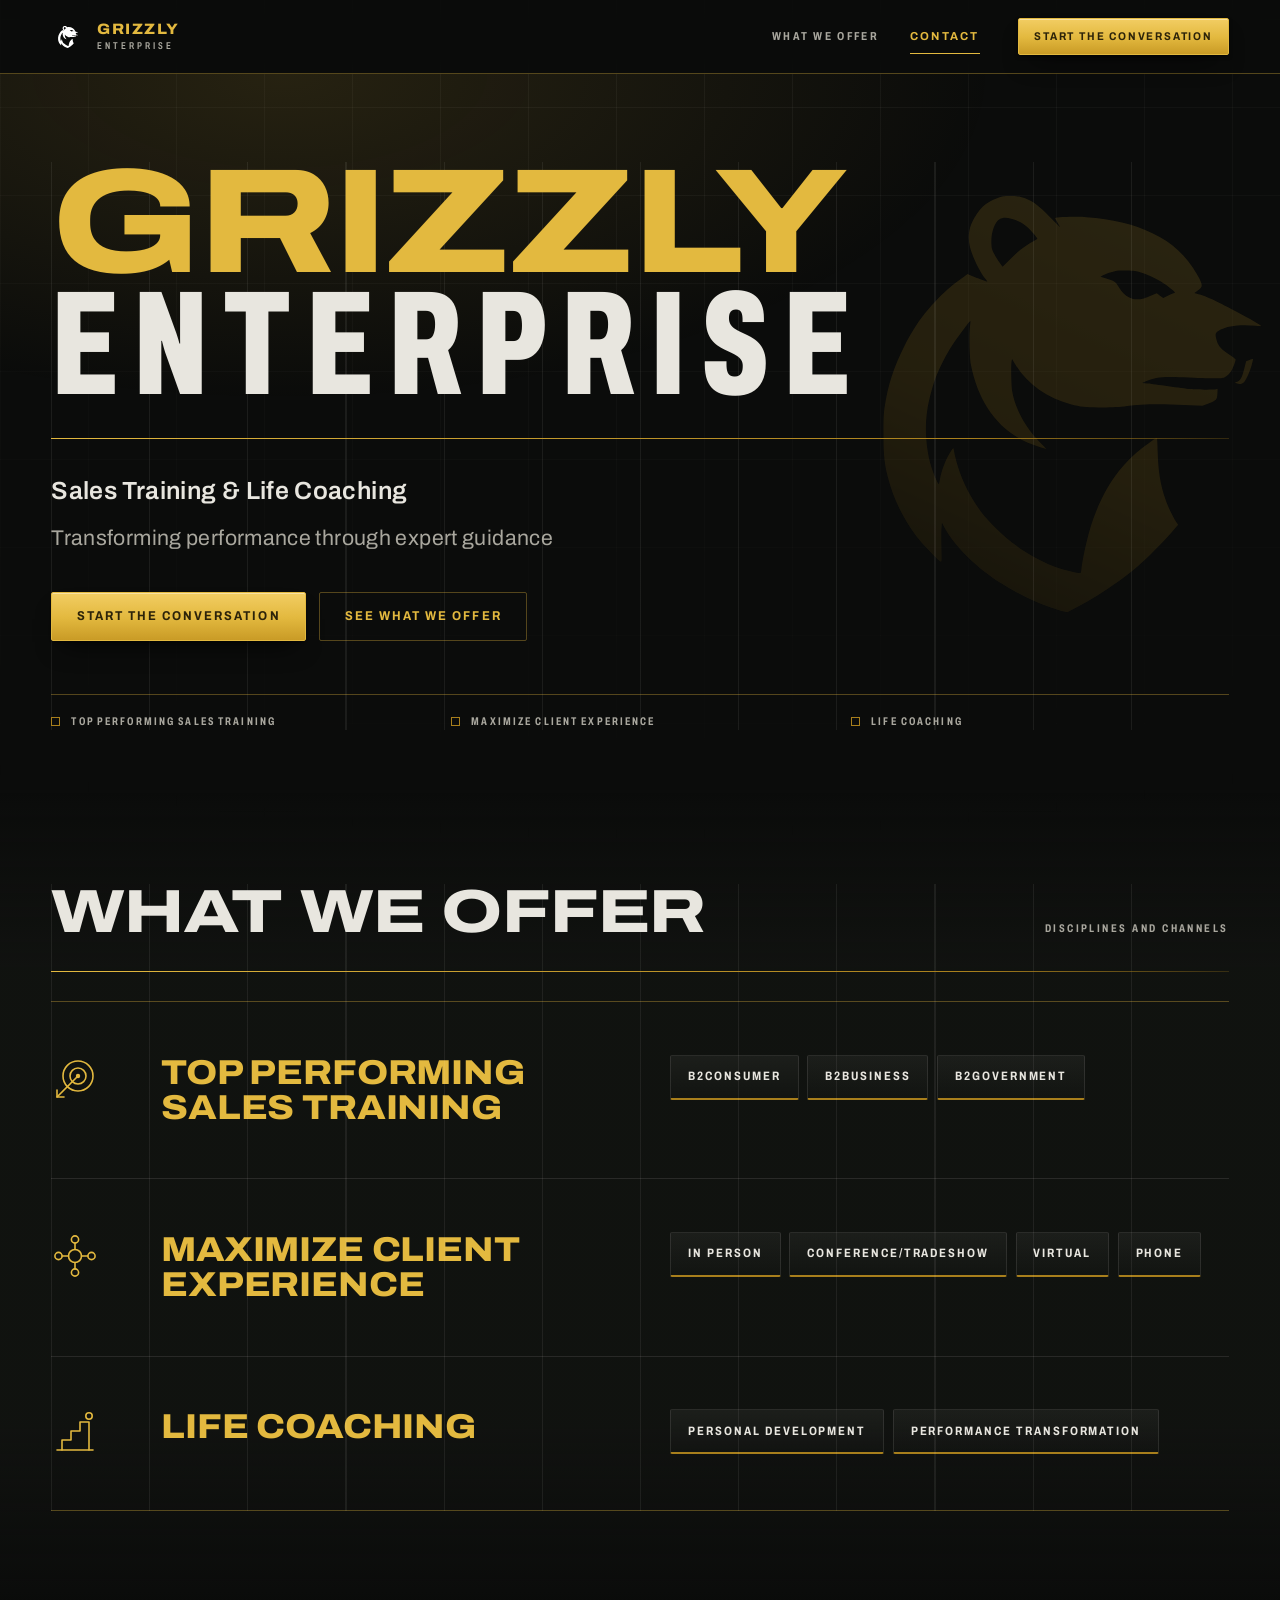
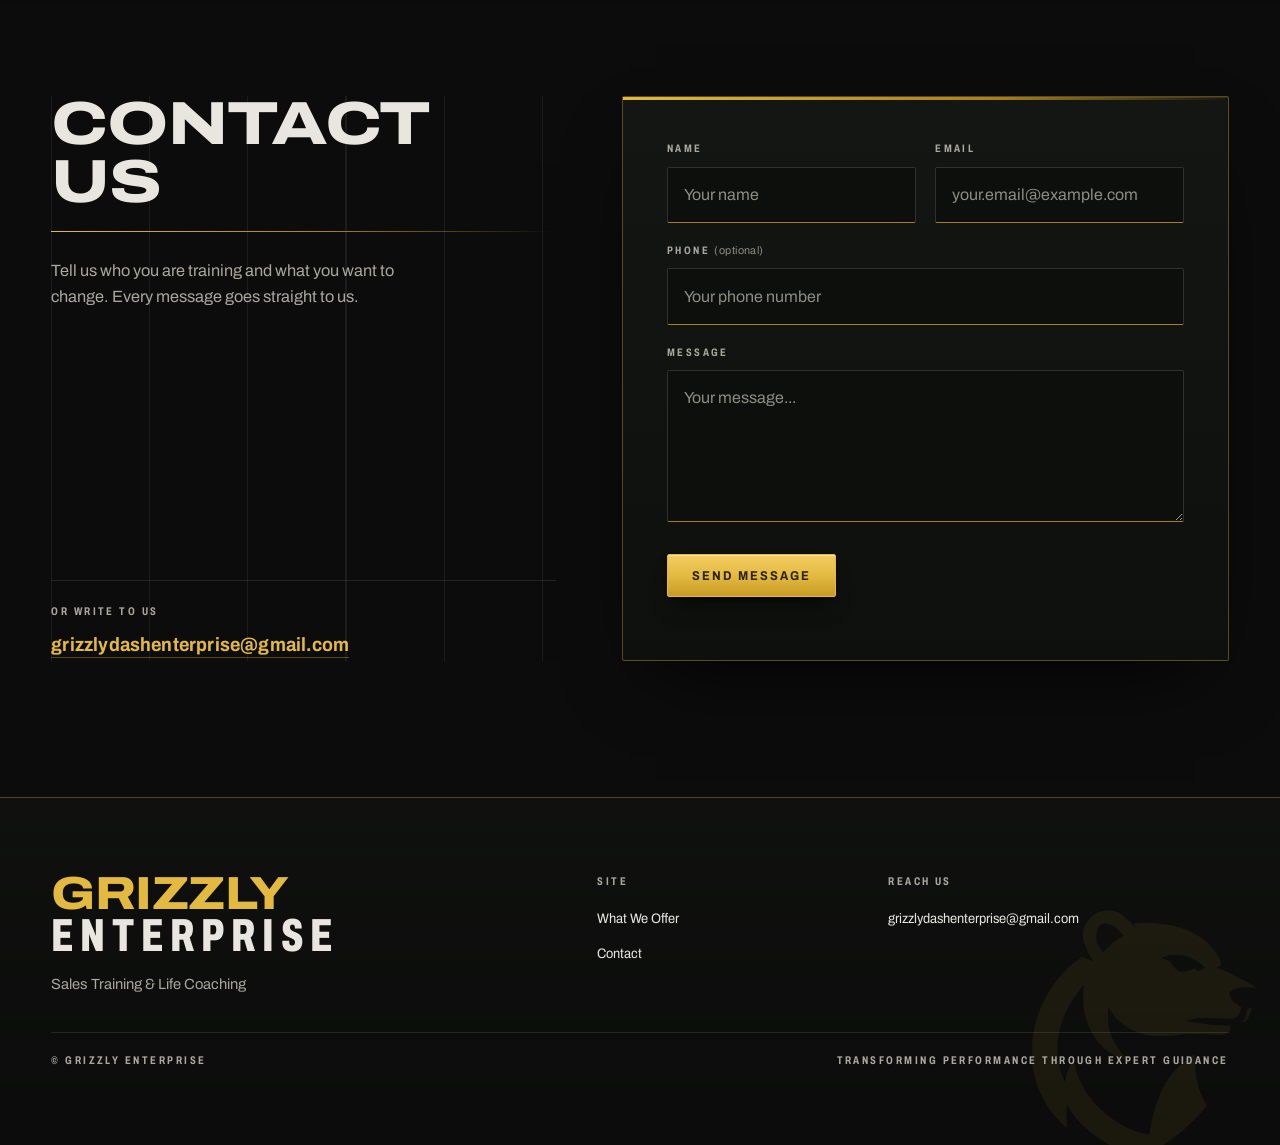
<file: bakeoff/entries/b-impeccable.html>
<!--
  ENTRY B — impeccable
  ============================================================================
  DESIGN CALLS (changelog)
  ----------------------------------------------------------------------------
  DIRECTION  "The Board" — the training-room board as an identity program.
             Rolled via impeccable concept-seed (scope=direction, mode=persuade,
             seed key cd936ad4, assigned grounded candidate 3 of 7). Candidate 3
             on my resonance-ordered list was the sales-floor board; built as the
             trainer's board rather than a leaderboard, because a leaderboard's
             defining content is ranked names and numbers and this business has
             none that I am allowed to invent.
  RAISES     Named donations from challengers the assigned direction beat:
             · azulejo station hall  -> every layout quantity is a whole multiple
               of one board module (--mod); no fractional units anywhere.
             · chromatophore skin    -> the variable WIDTH axis is the design
               system, not a decoration. One family (Archivo, wdth 62-125),
               and state is carried by width: rails condensed, fascia expanded,
               hover/focus expands the axis.
             · hand-drawn zine       -> motion is draw-on. Rules stroke across
               like a marker; reduced-motion ships them already drawn.
             · 80s toy catalogue     -> density courage. The offer directory runs
               full-bleed with no polite max-width gutter.
             · pulp paperback rack   -> a fixed three-part stack in fixed
               positions for every directory row (mark / discipline / channels).
             · phosphor terminal     -> bloom as a physical property of struck
               gold (offset + blur), never a zero-offset halo.
  PALETTE    Committed strategy. Slate-black board ground #0b0c0b, gold marker
             #e3b93f, chalk #e8e6df. Gold family retuned brighter than the
             incumbent #d4af37 for contrast headroom. No competing hue.
  TYPE       Archivo variable (Google Fonts, the only external request), used
             across BOTH axes: wght 400-800, wdth 62-125. System stack fallback.
  STRUCTURE  Added: fixed board rail w/ real nav + CTA; asymmetric full-measure
             wordmark lockup w/ die-cut bear motif; the offer as a full-bleed
             indexed directory instead of three equal cards; a two-column contact
             stand; a designed footer with real contact details.
  FIXED      base defects: color-scheme/theme-color, CONFERENCE/TRADESHOW clip,
             dead .about-* CSS, both !important colour rules, the -200vh bleed
             hack, the 100vh dead gap over the form, unequal card rhythm,
             missing prefers-reduced-motion, unannounced form status, no nav /
             footer / contact details / CTA.
  NOT DONE   No proof, process, testimonial, client, stat, price, address or
             phone section. Those facts do not exist for this business and
             inventing them is an automatic fail. Every word on the page is
             either from the copy inventory, a nav/CTA/form label, or the
             verified fallback email already shipped in the base.
  ============================================================================
-->
<!DOCTYPE html>
<html lang="en">
    <head>
        <meta charset="UTF-8" />
        <meta name="viewport" content="width=device-width, initial-scale=1.0" />
        <meta name="color-scheme" content="dark" />
        <meta name="theme-color" content="#0b0c0b" />
        <meta
            name="description"
            content="Grizzly Enterprise - Sales training and life coaching"
        />
        <title>Grizzly Enterprise</title>
        <link rel="icon" type="image/svg+xml" href="[data-uri]" />
        <link rel="preconnect" href="https://fonts.googleapis.com" />
        <link rel="preconnect" href="https://fonts.gstatic.com" crossorigin />
        <link
            href="https://fonts.googleapis.com/css2?family=Archivo:wdth,wght@62..125,400..800&display=swap"
            rel="stylesheet"
        />
        <style>
/* ==========================================================================
   THE BOARD — Grizzly Enterprise
   One module (--mod) rules every quantity. One family, two axes.
   ========================================================================== */

*,
*::before,
*::after {
    margin: 0;
    padding: 0;
    box-sizing: border-box;
}

:root {
    /* the board module — every spacing quantity is a whole multiple of it */
    --mod: 88px;
    --rail-h: 74px;
    --pad: clamp(1.25rem, 4vw, 4rem);
    --measure: calc(var(--mod) * 15);

    /* ground */
    --slate: #0b0c0b;
    --slate-2: #0d0f0d;
    --panel: #141613;

    /* marker */
    --gold: #e3b93f;
    --gold-lit: #f2cd63;
    --gold-deep: #a87f1c;
    --gold-ink: #2c2309;

    /* chalk */
    --chalk: #e8e6df;
    --dim: #a9a79e;
    --faint: #8e8c84;

    /* lines */
    --rule: rgba(227, 185, 63, 0.34);
    --hair: rgba(232, 230, 223, 0.11);

    /* state */
    --ok-line: rgba(126, 205, 150, 0.55);
    --ok-fill: rgba(60, 140, 90, 0.16);
    --ok-text: #bfe6cb;
    --no-line: rgba(232, 124, 112, 0.55);
    --no-fill: rgba(160, 60, 55, 0.18);
    --no-text: #f5c9c3;

    --bear: url('[data-uri]');

    accent-color: var(--gold);
    caret-color: var(--gold);
}

html {
    color-scheme: dark;
    scroll-behavior: smooth;
    scrollbar-color: var(--gold-deep) var(--slate-2);
    scrollbar-width: thin;
    -webkit-text-size-adjust: 100%;
}

body {
    font-family: 'Archivo', ui-sans-serif, system-ui, -apple-system,
        'Segoe UI', Roboto, Helvetica, Arial, sans-serif;
    font-synthesis-weight: none;
    background: var(--slate);
    color: var(--chalk);
    line-height: 1.6;
    padding-top: var(--rail-h);
    -webkit-font-smoothing: antialiased;
}

/* the ruled board, sitting behind everything */
body::before {
    content: '';
    position: fixed;
    inset: 0;
    z-index: 0;
    pointer-events: none;
    background-image: repeating-linear-gradient(
            90deg,
            var(--hair) 0 1px,
            transparent 1px var(--mod)
        ),
        repeating-linear-gradient(0deg, var(--hair) 0 1px, transparent 1px var(--mod));
    opacity: 0.55;
    -webkit-mask-image: radial-gradient(
        140% 100% at 50% 0%,
        #000 0%,
        rgba(0, 0, 0, 0.35) 55%,
        transparent 100%
    );
    mask-image: radial-gradient(
        140% 100% at 50% 0%,
        #000 0%,
        rgba(0, 0, 0, 0.35) 55%,
        transparent 100%
    );
}

/* ---- browser surfaces belong to the design system too ------------------ */
::selection {
    background: var(--gold);
    color: var(--gold-ink);
}
::-webkit-scrollbar {
    width: 11px;
    height: 11px;
}
::-webkit-scrollbar-track {
    background: var(--slate-2);
}
::-webkit-scrollbar-thumb {
    background: var(--gold-deep);
    border: 3px solid var(--slate-2);
}
::-webkit-scrollbar-thumb:hover {
    background: var(--gold);
}

:focus-visible {
    outline: 2px solid var(--gold-lit);
    outline-offset: 3px;
    border-radius: 1px;
}

a {
    color: var(--gold);
    text-underline-offset: 0.3em;
    text-decoration-thickness: 1px;
}

/* ---- shared -------------------------------------------------------------- */
.wrap {
    width: 100%;
    max-width: var(--measure);
    margin-inline: auto;
    padding-inline: var(--pad);
    position: relative;
    z-index: 1;
}

.bleed {
    width: 100%;
    padding-inline: var(--pad);
    position: relative;
    z-index: 1;
}

/* twelve ruled columns, drawn on the board behind the content */
.ruled::before {
    content: '';
    position: absolute;
    inset-block: 0;
    inset-inline: var(--pad);
    pointer-events: none;
    background-image: repeating-linear-gradient(
        90deg,
        var(--hair) 0 1px,
        transparent 1px calc(100% / 12)
    );
    opacity: 0.7;
}

.rule {
    height: 1px;
    border: 0;
    background: linear-gradient(
        90deg,
        var(--gold) 0%,
        var(--gold-deep) 55%,
        rgba(168, 127, 28, 0) 100%
    );
    transform-origin: left center;
}

.rule--full {
    background: linear-gradient(
        90deg,
        var(--gold) 0%,
        var(--gold-deep) 78%,
        rgba(168, 127, 28, 0.25) 100%
    );
}

/* label voice: condensed, tracked, small — the board's marker hand */
.tick {
    font-size: 0.7rem;
    font-weight: 700;
    font-stretch: 72%;
    letter-spacing: 0.22em;
    text-transform: uppercase;
    color: var(--dim);
}

/* ---- buttons ------------------------------------------------------------- */
.btn {
    display: inline-flex;
    align-items: center;
    justify-content: center;
    gap: 0.7em;
    padding: 1.05em 1.9em;
    font-family: inherit;
    font-size: 0.8rem;
    font-weight: 700;
    font-stretch: 88%;
    letter-spacing: 0.16em;
    text-transform: uppercase;
    text-decoration: none;
    border-radius: 2px;
    border: 1px solid var(--gold);
    cursor: pointer;
    transition: transform 0.32s cubic-bezier(0.16, 1, 0.3, 1),
        box-shadow 0.32s cubic-bezier(0.16, 1, 0.3, 1),
        font-stretch 0.32s cubic-bezier(0.16, 1, 0.3, 1),
        background-color 0.32s ease, color 0.32s ease;
}

.btn--gold {
    background: linear-gradient(
        180deg,
        var(--gold-lit) 0%,
        var(--gold) 52%,
        #c99b26 100%
    );
    color: var(--gold-ink);
    box-shadow: 0 14px 26px -12px rgba(0, 0, 0, 0.85),
        0 2px 4px -1px rgba(0, 0, 0, 0.6),
        0 1px 0 rgba(255, 255, 255, 0.4) inset;
}
.btn--gold:hover {
    transform: translateY(-2px);
    font-stretch: 100%;
    box-shadow: 0 20px 34px -12px rgba(0, 0, 0, 0.9),
        0 3px 6px -1px rgba(0, 0, 0, 0.65),
        0 1px 0 rgba(255, 255, 255, 0.5) inset;
}
.btn--gold:active {
    transform: translateY(0);
}

.btn--ghost {
    background: transparent;
    color: var(--gold);
    border-color: var(--rule);
}
.btn--ghost:hover {
    border-color: var(--gold);
    font-stretch: 100%;
    background: rgba(227, 185, 63, 0.09);
}

/* ==========================================================================
   BOARD RAIL (header)
   ========================================================================== */
.rail {
    position: fixed;
    inset: 0 0 auto 0;
    z-index: 60;
    height: var(--rail-h);
    background: rgba(11, 12, 11, 0.86);
    -webkit-backdrop-filter: blur(16px) saturate(1.3);
    backdrop-filter: blur(16px) saturate(1.3);
    border-bottom: 1px solid var(--rule);
}

.rail__in {
    display: flex;
    align-items: center;
    gap: clamp(1rem, 3vw, 2.75rem);
    height: 100%;
    max-width: var(--measure);
    margin-inline: auto;
    padding-inline: var(--pad);
}

.lock {
    display: flex;
    align-items: center;
    gap: 0.75rem;
    text-decoration: none;
    margin-inline-end: auto;
}
.lock img {
    width: 34px;
    height: 34px;
    display: block;
}
.lock__name {
    display: flex;
    flex-direction: column;
    line-height: 1;
}
.lock__name b {
    font-size: 0.94rem;
    font-weight: 800;
    font-stretch: 108%;
    letter-spacing: 0.1em;
    color: var(--gold);
    text-transform: uppercase;
}
.lock__name span {
    font-size: 0.62rem;
    font-weight: 600;
    font-stretch: 68%;
    letter-spacing: 0.3em;
    color: var(--dim);
    text-transform: uppercase;
    margin-top: 0.32em;
}

.rail nav {
    display: flex;
    align-items: center;
    gap: clamp(1rem, 2.4vw, 2.25rem);
}
.rail nav a {
    font-size: 0.72rem;
    font-weight: 700;
    font-stretch: 76%;
    letter-spacing: 0.2em;
    text-transform: uppercase;
    color: var(--dim);
    text-decoration: none;
    padding-block: 0.5rem;
    position: relative;
    transition: color 0.3s ease, font-stretch 0.3s cubic-bezier(0.16, 1, 0.3, 1);
}
.rail nav a::after {
    content: '';
    position: absolute;
    left: 0;
    right: 100%;
    bottom: 0;
    height: 1px;
    background: var(--gold);
    transition: right 0.36s cubic-bezier(0.16, 1, 0.3, 1);
}
.rail nav a:hover,
.rail nav a[aria-current='true'] {
    color: var(--gold);
    font-stretch: 96%;
}
.rail nav a:hover::after,
.rail nav a[aria-current='true']::after {
    right: 0;
}

.rail .btn {
    padding: 0.78em 1.35em;
    font-size: 0.7rem;
}

/* ==========================================================================
   HERO — the board face
   ========================================================================== */
.hero {
    position: relative;
    overflow: clip;
    padding-block: calc(var(--mod) * 1) calc(var(--mod) * 0.7);
}

.hero::after {
    content: '';
    position: absolute;
    inset: 0 0 auto 0;
    height: calc(var(--mod) * 6);
    pointer-events: none;
    background: radial-gradient(
        90% 100% at 22% 0%,
        rgba(227, 185, 63, 0.13) 0%,
        transparent 62%
    );
}

.motif {
    position: absolute;
    right: calc(var(--mod) * -1.25);
    top: 46%;
    translate: 0 -50%;
    width: min(56vw, 640px);
    aspect-ratio: 1;
    z-index: 0;
    pointer-events: none;
    background: linear-gradient(
        205deg,
        var(--gold) 0%,
        var(--gold-deep) 55%,
        rgba(168, 127, 28, 0) 100%
    );
    -webkit-mask-image: var(--bear);
    mask-image: var(--bear);
    -webkit-mask-size: contain;
    mask-size: contain;
    -webkit-mask-repeat: no-repeat;
    mask-repeat: no-repeat;
    -webkit-mask-position: center;
    mask-position: center;
    opacity: 0.16;
}

.hero__grid {
    position: relative;
    z-index: 2;
    display: grid;
    grid-template-columns: repeat(12, minmax(0, 1fr));
    column-gap: calc(var(--mod) / 4);
    row-gap: 0;
    align-items: start;
}

.wordmark {
    grid-column: 1 / -1;
    margin: 0;
    text-transform: uppercase;
    line-height: 0.82;
    font-weight: 800;
    max-width: 100%;
}
.wordmark span {
    display: block;
    white-space: nowrap;
}
.wordmark .g {
    font-size: clamp(2.9rem, 11.6vw, 10.2rem);
    font-stretch: 125%;
    letter-spacing: -0.022em;
    color: var(--gold);
}
.wordmark .e {
    font-size: clamp(2.9rem, 11.6vw, 10.2rem);
    font-stretch: 62%;
    letter-spacing: 0.1em;
    margin-inline-end: -0.1em;
    color: var(--chalk);
}

.hero__rule {
    grid-column: 1 / -1;
    margin-block: calc(var(--mod) / 2.75) calc(var(--mod) / 2.75);
}

.hero__lede {
    grid-column: 1 / 8;
}

.tagline {
    font-size: clamp(1.1rem, 2.1vw, 1.55rem);
    font-weight: 600;
    font-stretch: 100%;
    letter-spacing: 0.015em;
    color: var(--chalk);
    text-wrap: balance;
}
.tagline em {
    display: block;
    font-style: normal;
    font-weight: 400;
    font-size: 0.86em;
    color: var(--dim);
    margin-top: 0.5em;
    max-width: 46ch;
    text-wrap: pretty;
}

.hero__actions {
    display: flex;
    flex-wrap: wrap;
    gap: 0.85rem;
    margin-top: calc(var(--mod) / 2.4);
}

/* the chalk tray — an index across the foot of the board */
.tray {
    grid-column: 1 / -1;
    margin-top: calc(var(--mod) * 0.6);
    display: grid;
    grid-template-columns: repeat(3, minmax(0, 1fr));
    gap: calc(var(--mod) / 4);
    border-top: 1px solid var(--rule);
}
.tray a {
    display: flex;
    align-items: flex-start;
    gap: 0.7rem;
    padding-top: 1.15rem;
    text-decoration: none;
    color: var(--dim);
    font-size: 0.7rem;
    font-weight: 700;
    font-stretch: 68%;
    letter-spacing: 0.19em;
    text-transform: uppercase;
    line-height: 1.5;
    transition: color 0.3s ease, font-stretch 0.34s cubic-bezier(0.16, 1, 0.3, 1);
}
.tray a::before {
    content: '';
    flex: none;
    width: 9px;
    height: 9px;
    margin-top: 0.32em;
    border: 1px solid var(--gold-deep);
    transition: background-color 0.3s ease, border-color 0.3s ease;
}
.tray a:hover {
    color: var(--gold);
    font-stretch: 86%;
}
.tray a:hover::before {
    background: var(--gold);
    border-color: var(--gold);
}

/* ==========================================================================
   OFFER — a full-bleed indexed directory, not three equal cards
   ========================================================================== */
.offer {
    padding-block: calc(var(--mod) * 1.05);
    position: relative;
    background: linear-gradient(
        180deg,
        rgba(20, 22, 19, 0) 0%,
        rgba(20, 22, 19, 0.65) 22%,
        rgba(20, 22, 19, 0.65) 78%,
        rgba(20, 22, 19, 0) 100%
    );
}

.sec-head {
    display: flex;
    align-items: baseline;
    justify-content: space-between;
    flex-wrap: wrap;
    gap: 1rem 2rem;
    margin-bottom: calc(var(--mod) / 3);
}

.sec-title {
    font-size: clamp(1.9rem, 5.2vw, 3.8rem);
    font-weight: 800;
    font-stretch: 125%;
    letter-spacing: -0.015em;
    line-height: 0.95;
    text-transform: uppercase;
    color: var(--chalk);
    text-wrap: balance;
}

.rows {
    margin-top: calc(var(--mod) / 3);
}

.row {
    display: grid;
    grid-template-columns:
        calc(var(--mod) * 0.75)
        minmax(0, 5fr)
        minmax(0, 6fr);
    column-gap: clamp(1.25rem, 3.5vw, calc(var(--mod) / 2));
    row-gap: 1.25rem;
    align-items: start;
    padding-block: calc(var(--mod) * 0.6);
    border-top: 1px solid var(--hair);
}
.row:first-child {
    border-top: 1px solid var(--rule);
}
.row:last-child {
    border-bottom: 1px solid var(--rule);
}

.row__mark {
    width: 48px;
    height: 48px;
    color: var(--gold);
    flex: none;
}
.row__mark svg {
    display: block;
    width: 100%;
    height: 100%;
}

.row__title {
    font-size: clamp(1.4rem, 2.7vw, 2.4rem);
    font-weight: 800;
    font-stretch: 112%;
    line-height: 1.02;
    letter-spacing: -0.005em;
    text-transform: uppercase;
    color: var(--gold);
    text-wrap: balance;
    margin: 0;
}

.chan {
    list-style: none;
    display: flex;
    flex-wrap: wrap;
    gap: 0.55rem;
    margin: 0;
    padding: 0;
}
.chan li {
    padding: 0.7rem 1.05rem;
    font-size: 0.76rem;
    font-weight: 700;
    font-stretch: 80%;
    letter-spacing: 0.16em;
    text-transform: uppercase;
    color: var(--chalk);
    background: linear-gradient(
        180deg,
        rgba(232, 230, 223, 0.055),
        rgba(232, 230, 223, 0.012)
    );
    border: 1px solid var(--hair);
    border-bottom: 2px solid var(--gold-deep);
    border-radius: 2px;
    overflow-wrap: anywhere;
}

/* ==========================================================================
   CONTACT — the stand
   ========================================================================== */
.contact {
    padding-block: calc(var(--mod) * 1.05);
    position: relative;
}

.contact__grid {
    display: grid;
    grid-template-columns: minmax(0, 5fr) minmax(0, 6fr);
    gap: calc(var(--mod) * 0.75);
    align-items: stretch;
}
.contact__grid > :first-child {
    display: flex;
    flex-direction: column;
}

.contact__say {
    max-width: 44ch;
    color: var(--dim);
    font-size: 1.02rem;
    margin-top: calc(var(--mod) / 3.5);
    text-wrap: pretty;
}

.direct {
    margin-top: auto;
    padding-block-start: calc(var(--mod) / 2.75);
    padding-top: calc(var(--mod) / 4);
    border-top: 1px solid var(--hair);
}
.direct a {
    display: inline-block;
    margin-top: 0.6rem;
    font-size: clamp(0.95rem, 1.55vw, 1.2rem);
    font-weight: 700;
    font-stretch: 92%;
    letter-spacing: 0.01em;
    color: var(--gold);
    overflow-wrap: anywhere;
    text-decoration-color: var(--rule);
}
.direct a:hover {
    text-decoration-color: var(--gold);
}

.panel {
    position: relative;
    background: linear-gradient(180deg, var(--panel) 0%, #0e100e 100%);
    border: 1px solid var(--rule);
    border-radius: 2px;
    padding: clamp(1.5rem, 3.4vw, 2.75rem);
    box-shadow: 0 34px 80px -34px rgba(0, 0, 0, 0.95),
        0 1px 0 rgba(227, 185, 63, 0.16) inset;
}
.panel::before {
    content: '';
    position: absolute;
    inset: 0 0 auto 0;
    height: 3px;
    background: linear-gradient(
        90deg,
        var(--gold) 0%,
        var(--gold-deep) 62%,
        rgba(168, 127, 28, 0) 100%
    );
}

.form {
    display: grid;
    grid-template-columns: repeat(2, minmax(0, 1fr));
    gap: 1.2rem;
}
.field--full {
    grid-column: 1 / -1;
}

.field label {
    display: block;
    font-size: 0.68rem;
    font-weight: 700;
    font-stretch: 74%;
    letter-spacing: 0.22em;
    text-transform: uppercase;
    color: var(--dim);
    margin-bottom: 0.55rem;
    transition: color 0.3s ease, font-stretch 0.34s cubic-bezier(0.16, 1, 0.3, 1);
}
.field:focus-within label {
    color: var(--gold);
    font-stretch: 96%;
}
.field label .optional {
    text-transform: none;
    letter-spacing: 0.04em;
    font-weight: 400;
    font-stretch: 100%;
    color: var(--faint);
}

.field input,
.field textarea {
    width: 100%;
    padding: 0.95rem 1rem;
    background: var(--slate-2);
    border: 1px solid rgba(232, 230, 223, 0.16);
    border-bottom: 1px solid var(--gold-deep);
    border-radius: 2px;
    color: var(--chalk);
    font-family: inherit;
    font-size: 1rem;
    line-height: 1.5;
    transition: border-color 0.28s ease, background-color 0.28s ease,
        box-shadow 0.28s ease;
}
.field input::placeholder,
.field textarea::placeholder {
    color: var(--faint);
}
.field input:hover,
.field textarea:hover {
    border-color: rgba(232, 230, 223, 0.28);
}
.field input:focus,
.field textarea:focus {
    outline: 2px solid var(--gold-lit);
    outline-offset: 2px;
    border-color: var(--gold);
    background: #101210;
}
.field textarea {
    resize: vertical;
    min-height: 152px;
}

.form .btn {
    grid-column: 1 / -1;
    justify-self: start;
    margin-top: 0.35rem;
}
.btn[disabled] {
    opacity: 0.62;
    cursor: progress;
    transform: none;
    box-shadow: none;
}

/* status region: always in the a11y tree, sized only when it has a state */
.msg {
    grid-column: 1 / -1;
    display: flex;
    align-items: flex-start;
    gap: 0.75rem;
    font-size: 0.95rem;
    line-height: 1.55;
    border-radius: 2px;
}
.msg__ico {
    display: none;
    flex: none;
    width: 22px;
    height: 22px;
    margin-top: 0.1rem;
}
.msg[data-state] {
    padding: 1rem 1.15rem;
    border: 1px solid;
}
.msg[data-state='success'] {
    border-color: var(--ok-line);
    background: var(--ok-fill);
    color: var(--ok-text);
}
.msg[data-state='error'] {
    border-color: var(--no-line);
    background: var(--no-fill);
    color: var(--no-text);
}
.msg[data-state='success'] .msg__ico--ok,
.msg[data-state='error'] .msg__ico--no {
    display: block;
}

/* ==========================================================================
   FOOTER
   ========================================================================== */
.foot {
    position: relative;
    overflow: clip;
    border-top: 1px solid var(--rule);
    background: linear-gradient(180deg, rgba(20, 22, 19, 0.5), var(--slate));
    padding-block: calc(var(--mod) * 0.85);
    margin-top: calc(var(--mod) / 2);
}
.foot__motif {
    position: absolute;
    right: calc(var(--mod) * -0.6);
    bottom: calc(var(--mod) * -0.9);
    width: min(42vw, 380px);
    aspect-ratio: 1;
    z-index: 0;
    pointer-events: none;
    background: var(--gold);
    -webkit-mask-image: var(--bear);
    mask-image: var(--bear);
    -webkit-mask-size: contain;
    mask-size: contain;
    -webkit-mask-repeat: no-repeat;
    mask-repeat: no-repeat;
    opacity: 0.07;
}
.foot__grid {
    position: relative;
    z-index: 1;
    display: grid;
    grid-template-columns: minmax(0, 6fr) minmax(0, 3fr) minmax(0, 4fr);
    gap: calc(var(--mod) / 2.5);
    align-items: start;
}
.foot__word {
    font-size: clamp(1.6rem, 4.4vw, 2.9rem);
    font-weight: 800;
    font-stretch: 118%;
    letter-spacing: -0.01em;
    line-height: 0.9;
    text-transform: uppercase;
    color: var(--gold);
}
.foot__word span {
    display: block;
    font-stretch: 66%;
    letter-spacing: 0.15em;
    color: var(--chalk);
}
.foot__tag {
    color: var(--dim);
    font-size: 0.92rem;
    margin-top: 1rem;
    max-width: 32ch;
}
.foot__col ul {
    list-style: none;
    margin: 0.85rem 0 0;
    padding: 0;
    display: grid;
    gap: 0.6rem;
}
.foot__col a {
    font-size: 0.86rem;
    color: var(--chalk);
    text-decoration: none;
    font-stretch: 92%;
    transition: color 0.28s ease;
    overflow-wrap: anywhere;
}
.foot__col a:hover {
    color: var(--gold);
    text-decoration: underline;
}
.foot__base {
    position: relative;
    z-index: 1;
    margin-top: calc(var(--mod) / 2.5);
    padding-top: calc(var(--mod) / 4.5);
    border-top: 1px solid var(--hair);
    display: flex;
    flex-wrap: wrap;
    gap: 0.75rem 2rem;
    justify-content: space-between;
}

/* ==========================================================================
   MOTION — draw-on. Content is readable with animation off, always.
   ========================================================================== */
html.anim .rule {
    transform: scaleX(0);
}
html.anim .rule.is-in {
    transform: scaleX(1);
    transition: transform 1.05s cubic-bezier(0.16, 1, 0.3, 1);
}
html.anim .row {
    border-top-color: transparent;
    transition: border-top-color 0.7s ease 0.15s;
}
html.anim .row.is-in {
    border-top-color: var(--hair);
}
html.anim .row:first-child.is-in {
    border-top-color: var(--rule);
}

/* the wordmark settles across the width axis — legible at every frame */
@keyframes settle-g {
    from {
        font-stretch: 62%;
        letter-spacing: 0.16em;
    }
    to {
        font-stretch: 125%;
        letter-spacing: -0.022em;
    }
}
@keyframes settle-e {
    from {
        font-stretch: 125%;
        letter-spacing: -0.02em;
    }
    to {
        font-stretch: 62%;
        letter-spacing: 0.1em;
    }
}
html.anim .wordmark .g {
    animation: settle-g 1.15s cubic-bezier(0.16, 1, 0.3, 1) both;
}
html.anim .wordmark .e {
    animation: settle-e 1.15s cubic-bezier(0.16, 1, 0.3, 1) 0.08s both;
}

@media (prefers-reduced-motion: reduce) {
    html {
        scroll-behavior: auto;
    }
    *,
    *::before,
    *::after {
        animation-duration: 0.001ms !important;
        animation-iteration-count: 1 !important;
        transition-duration: 0.001ms !important;
    }
    html.anim .rule {
        transform: scaleX(1);
    }
    html.anim .row {
        border-top-color: var(--hair);
    }
}

/* ==========================================================================
   RESPONSIVE — the board recomposes by whole modules
   ========================================================================== */
@media (max-width: 1100px) {
    :root {
        --mod: 72px;
    }
    .contact__grid {
        grid-template-columns: minmax(0, 1fr);
        gap: calc(var(--mod) * 0.6);
    }
    .contact__say {
        max-width: 60ch;
    }
    .hero__lede {
        grid-column: 1 / 10;
    }
    .foot__grid {
        grid-template-columns: minmax(0, 1fr) minmax(0, 1fr);
    }
    .foot__brand {
        grid-column: 1 / -1;
    }
}

@media (max-width: 900px) {
    .row {
        grid-template-columns: 48px minmax(0, 1fr);
    }
    .row .chan {
        grid-column: 2 / -1;
    }
    .ruled::before {
        background-image: repeating-linear-gradient(
            90deg,
            var(--hair) 0 1px,
            transparent 1px calc(100% / 4)
        );
    }
}

@media (max-width: 760px) {
    :root {
        --mod: 60px;
        --rail-h: 62px;
    }
    .rail .btn {
        display: none;
    }
    .rail nav {
        gap: 1.1rem;
    }
    .rail nav a {
        font-size: 0.64rem;
        letter-spacing: 0.16em;
    }
    .lock img {
        width: 30px;
        height: 30px;
    }
    .hero {
        padding-block: calc(var(--mod) * 1.1) calc(var(--mod) * 0.9);
    }
    .hero__lede {
        grid-column: 1 / -1;
    }
    .motif {
        top: auto;
        bottom: calc(var(--mod) * -1.2);
        right: calc(var(--mod) * -1.6);
        translate: 0 0;
        width: min(78vw, 420px);
        opacity: 0.1;
    }
    .tray {
        grid-template-columns: minmax(0, 1fr);
        gap: 0;
    }
    .tray a {
        padding-block: 0.85rem;
        border-bottom: 1px solid var(--hair);
    }
    .tray a:last-child {
        border-bottom: 0;
    }
    .hero__actions .btn {
        flex: 1 1 auto;
    }
    .form {
        grid-template-columns: minmax(0, 1fr);
    }
    .form .btn {
        justify-self: stretch;
    }
    .chan {
        flex-direction: column;
        align-items: stretch;
    }
    .foot__grid {
        grid-template-columns: minmax(0, 1fr);
    }
}
        </style>
    </head>
    <body>
        <!--
          THESIS: A sales trainer's board — the ruled surface a coach writes the
          session up on — refusing the centred dark hero + three glassy cards
          this category always ships.
          OWN-WORLD: Slate-black enamel ground with a ruled module grid; gold as
          marker ink; chalk-white text. One family, Archivo, worked across its
          width axis: expanded for fascia lettering, condensed and tracked for
          rails and labels. Square-cut 2px corners, hairline gold rules, plates
          underlined by a marker stroke. No pills, no glass cards.
          STORY: This is a real trainer who works in every channel you sell in;
          here is exactly what they cover; here is the one way to reach them.
          FIRST VIEWPORT: Fixed board rail with nav and gold CTA. Below it the
          wordmark spans the full measure — GRIZZLY expanded gold over ENTERPRISE
          condensed and tracked to the same width — the bear mark die-cut and
          bleeding off the right edge behind it. A gold rule strokes across, then
          the tagline left, actions under it, and a three-part index tray closing
          the viewport on a hard rule. Primary action sits at the tagline's foot
          and again in the rail.
          FORM: The board. Candidate 3 of 7 on the resonance list. Seed cd936ad4.
          FINISH: unreviewed and undocumented is unfinished; this build ends with
          the finish review, the verdict, DESIGN.md, and every shipping raster
          carrying its provenance.
        -->

        <header class="rail">
            <div class="rail__in">
                <a class="lock" href="#top">
                    <img src="[data-uri]" alt="Grizzly Enterprise logo" />
                    <span class="lock__name">
                        <b>Grizzly</b>
                        <span>Enterprise</span>
                    </span>
                </a>
                <nav aria-label="Primary">
                    <a href="#offer">What We Offer</a>
                    <a href="#contact">Contact</a>
                </nav>
                <a class="btn btn--gold" href="#contact">Start the conversation</a>
            </div>
        </header>

        <main id="top">
            <section class="hero" id="home">
                <div class="motif" aria-hidden="true"></div>
                <div class="wrap ruled">
                    <div class="hero__grid">
                        <h1 class="wordmark">
                            <span class="g">GRIZZLY</span>
                            <span class="e">ENTERPRISE</span>
                        </h1>

                        <hr class="rule rule--full hero__rule" />

                        <div class="hero__lede">
                            <p class="tagline">
                                Sales Training &amp; Life Coaching
                                <em>Transforming performance through expert guidance</em>
                            </p>
                            <div class="hero__actions">
                                <a class="btn btn--gold" href="#contact"
                                    >Start the conversation</a
                                >
                                <a class="btn btn--ghost" href="#offer"
                                    >See what we offer</a
                                >
                            </div>
                        </div>

                        <div class="tray">
                            <a href="#offer">TOP PERFORMING SALES TRAINING</a>
                            <a href="#offer">MAXIMIZE CLIENT EXPERIENCE</a>
                            <a href="#offer">LIFE COACHING</a>
                        </div>
                    </div>
                </div>
            </section>

            <section class="offer" id="offer" aria-labelledby="offer-title">
                <div class="bleed ruled">
                    <div class="sec-head">
                        <h2 class="sec-title" id="offer-title">What We Offer</h2>
                        <p class="tick">Disciplines and channels</p>
                    </div>
                    <hr class="rule rule--full" />

                    <div class="rows">
                        <article class="row">
                            <div class="row__mark" aria-hidden="true">
                                <svg viewBox="0 0 48 48" fill="none" stroke="currentColor" stroke-width="1.6" stroke-linecap="round" stroke-linejoin="round">
                                    <circle cx="27" cy="21" r="15" />
                                    <circle cx="27" cy="21" r="8" />
                                    <circle cx="27" cy="21" r="2.2" fill="currentColor" stroke="none" />
                                    <path d="M6 42 L27 21" />
                                    <path d="M6 42 v-7 M6 42 h7" />
                                </svg>
                            </div>
                            <h3 class="row__title">TOP PERFORMING SALES TRAINING</h3>
                            <ul class="chan">
                                <li>B2CONSUMER</li>
                                <li>B2BUSINESS</li>
                                <li>B2GOVERNMENT</li>
                            </ul>
                        </article>

                        <article class="row">
                            <div class="row__mark" aria-hidden="true">
                                <svg viewBox="0 0 48 48" fill="none" stroke="currentColor" stroke-width="1.6" stroke-linecap="round" stroke-linejoin="round">
                                    <circle cx="24" cy="24" r="6.5" />
                                    <circle cx="24" cy="7.5" r="3.6" />
                                    <circle cx="40.5" cy="24" r="3.6" />
                                    <circle cx="24" cy="40.5" r="3.6" />
                                    <circle cx="7.5" cy="24" r="3.6" />
                                    <path d="M24 11.1v6.4 M30.5 24h6.4 M24 30.5v6.4 M11.1 24h6.4" />
                                </svg>
                            </div>
                            <h3 class="row__title">MAXIMIZE CLIENT EXPERIENCE</h3>
                            <ul class="chan">
                                <li>IN PERSON</li>
                                <li>CONFERENCE/TRADESHOW</li>
                                <li>VIRTUAL</li>
                                <li>PHONE</li>
                            </ul>
                        </article>

                        <article class="row">
                            <div class="row__mark" aria-hidden="true">
                                <svg viewBox="0 0 48 48" fill="none" stroke="currentColor" stroke-width="1.6" stroke-linecap="round" stroke-linejoin="round">
                                    <path d="M6 41h36" />
                                    <path d="M11 41V31h9V22h9V13h9v28" />
                                    <circle cx="38" cy="7" r="3.2" />
                                </svg>
                            </div>
                            <h3 class="row__title">LIFE COACHING</h3>
                            <ul class="chan">
                                <li>PERSONAL DEVELOPMENT</li>
                                <li>PERFORMANCE TRANSFORMATION</li>
                            </ul>
                        </article>
                    </div>
                </div>
            </section>

            <section class="contact" id="contact" aria-labelledby="contact-title">
                <div class="wrap ruled">
                    <div class="contact__grid">
                        <div>
                            <h2 class="sec-title" id="contact-title">Contact Us</h2>
                            <hr class="rule" style="margin-top: 1.25rem" />
                            <p class="contact__say">
                                Tell us who you are training and what you want to
                                change. Every message goes straight to us.
                            </p>
                            <div class="direct">
                                <p class="tick">Or write to us</p>
                                <a href="mailto:grizzlydashenterprise@gmail.com"
                                    >grizzlydashenterprise@gmail.com</a
                                >
                            </div>
                        </div>

                        <div class="panel">
                            <form
                                class="form"
                                id="contactForm"
                                action="https://formspree.io/f/mqanzkpa"
                                method="POST"
                            >
                                <div class="field">
                                    <label for="name">Name</label>
                                    <input
                                        type="text"
                                        id="name"
                                        name="name"
                                        placeholder="Your name"
                                        autocomplete="name"
                                        required
                                    />
                                </div>
                                <div class="field">
                                    <label for="email">Email</label>
                                    <input
                                        type="email"
                                        id="email"
                                        name="email"
                                        placeholder="your.email@example.com"
                                        autocomplete="email"
                                        required
                                    />
                                </div>
                                <div class="field field--full">
                                    <label for="phone"
                                        >Phone
                                        <span class="optional">(optional)</span></label
                                    >
                                    <input
                                        type="tel"
                                        id="phone"
                                        name="phone"
                                        placeholder="Your phone number"
                                        autocomplete="tel"
                                    />
                                </div>
                                <div class="field field--full">
                                    <label for="message">Message</label>
                                    <textarea
                                        id="message"
                                        name="message"
                                        placeholder="Your message..."
                                        required
                                    ></textarea>
                                </div>
                                <button type="submit" class="btn btn--gold">
                                    Send Message
                                </button>
                                <div
                                    class="msg"
                                    id="formMessage"
                                    role="status"
                                    aria-live="polite"
                                >
                                    <svg
                                        class="msg__ico msg__ico--ok"
                                        viewBox="0 0 24 24"
                                        fill="none"
                                        stroke="currentColor"
                                        stroke-width="2"
                                        stroke-linecap="round"
                                        stroke-linejoin="round"
                                        aria-hidden="true"
                                    >
                                        <circle cx="12" cy="12" r="9" />
                                        <path d="M8 12.5l2.75 2.75L16.5 9.5" />
                                    </svg>
                                    <svg
                                        class="msg__ico msg__ico--no"
                                        viewBox="0 0 24 24"
                                        fill="none"
                                        stroke="currentColor"
                                        stroke-width="2"
                                        stroke-linecap="round"
                                        stroke-linejoin="round"
                                        aria-hidden="true"
                                    >
                                        <circle cx="12" cy="12" r="9" />
                                        <path d="M9 9l6 6M15 9l-6 6" />
                                    </svg>
                                    <span class="msg__text" id="formMessageText"></span>
                                </div>
                            </form>
                        </div>
                    </div>
                </div>
            </section>
        </main>

        <footer class="foot">
            <div class="foot__motif" aria-hidden="true"></div>
            <div class="wrap">
                <div class="foot__grid">
                    <div class="foot__brand">
                        <p class="foot__word">
                            GRIZZLY<span>ENTERPRISE</span>
                        </p>
                        <p class="foot__tag">
                            Sales Training &amp; Life Coaching
                        </p>
                    </div>
                    <div class="foot__col">
                        <p class="tick">Site</p>
                        <ul>
                            <li><a href="#offer">What We Offer</a></li>
                            <li><a href="#contact">Contact</a></li>
                        </ul>
                    </div>
                    <div class="foot__col">
                        <p class="tick">Reach us</p>
                        <ul>
                            <li>
                                <a href="mailto:grizzlydashenterprise@gmail.com"
                                    >grizzlydashenterprise@gmail.com</a
                                >
                            </li>
                        </ul>
                    </div>
                </div>
                <div class="foot__base">
                    <p class="tick">&copy; Grizzly Enterprise</p>
                    <p class="tick">
                        Transforming performance through expert guidance
                    </p>
                </div>
            </div>
        </footer>

        <script>
const contactForm = document.getElementById('contactForm');
const formMessage = document.getElementById('formMessage');
const formMessageText = document.getElementById('formMessageText');

function setFormState(state, text) {
    if (state) {
        formMessage.dataset.state = state;
    } else {
        delete formMessage.dataset.state;
    }
    formMessageText.textContent = text;
}

contactForm.addEventListener('submit', async (e) => {
    e.preventDefault();

    const submitButton = contactForm.querySelector('button[type="submit"]');
    const originalText = submitButton.textContent;
    submitButton.textContent = 'Sending...';
    submitButton.disabled = true;
    setFormState(null, '');

    try {
        const formData = new FormData(contactForm);

        const response = await fetch(contactForm.action, {
            method: 'POST',
            body: formData,
            headers: {
                Accept: 'application/json',
            },
        });

        const data = await response.json();

        if (response.ok) {
            setFormState(
                'success',
                'Sent. Thank you! Your message has been sent successfully.'
            );
            contactForm.reset();
        } else {
            if (data.errors) {
                const errorMessages = data.errors
                    .map((err) => err.message || err)
                    .join(', ');
                throw new Error(`Validation errors: ${errorMessages}`);
            }
            throw new Error(data.error || 'Form submission failed');
        }
    } catch (error) {
        console.error('Form Error:', error);
        const errorMessage =
            error.message && error.message.includes('Validation errors')
                ? error.message
                : 'Sorry, there was an error sending your message. Please try again or contact us directly at grizzlydashenterprise@gmail.com.';
        setFormState('error', 'Not sent. ' + errorMessage);
    } finally {
        submitButton.textContent = originalText;
        submitButton.disabled = false;
    }
});

/* ---- motion: opt in only when the visitor allows it -------------------- */
const reduceMotion = window.matchMedia('(prefers-reduced-motion: reduce)');

if (!reduceMotion.matches) {
    const root = document.documentElement;
    root.classList.add('anim');

    const drawables = document.querySelectorAll('.rule, .row');
    if ('IntersectionObserver' in window) {
        const io = new IntersectionObserver(
            (entries) => {
                for (const entry of entries) {
                    if (entry.isIntersecting) {
                        entry.target.classList.add('is-in');
                        io.unobserve(entry.target);
                    }
                }
            },
            { rootMargin: '0px 0px -12% 0px', threshold: 0.01 }
        );
        drawables.forEach((el) => io.observe(el));
    } else {
        drawables.forEach((el) => el.classList.add('is-in'));
    }

    reduceMotion.addEventListener('change', (ev) => {
        if (ev.matches) {
            root.classList.remove('anim');
            drawables.forEach((el) => el.classList.add('is-in'));
        }
    });
}

/* ---- rail: mark the section the visitor is reading --------------------- */
const navLinks = Array.from(document.querySelectorAll('.rail nav a'));
if (navLinks.length && 'IntersectionObserver' in window) {
    const targets = navLinks
        .map((a) => document.querySelector(a.getAttribute('href')))
        .filter(Boolean);

    const spy = new IntersectionObserver(
        (entries) => {
            for (const entry of entries) {
                const link = navLinks.find(
                    (a) => a.getAttribute('href') === '#' + entry.target.id
                );
                if (!link) continue;
                if (entry.isIntersecting) {
                    navLinks.forEach((a) => a.removeAttribute('aria-current'));
                    link.setAttribute('aria-current', 'true');
                }
            }
        },
        { rootMargin: '-45% 0px -50% 0px' }
    );
    targets.forEach((t) => spy.observe(t));
}
        </script>
    </body>
</html>
</file>
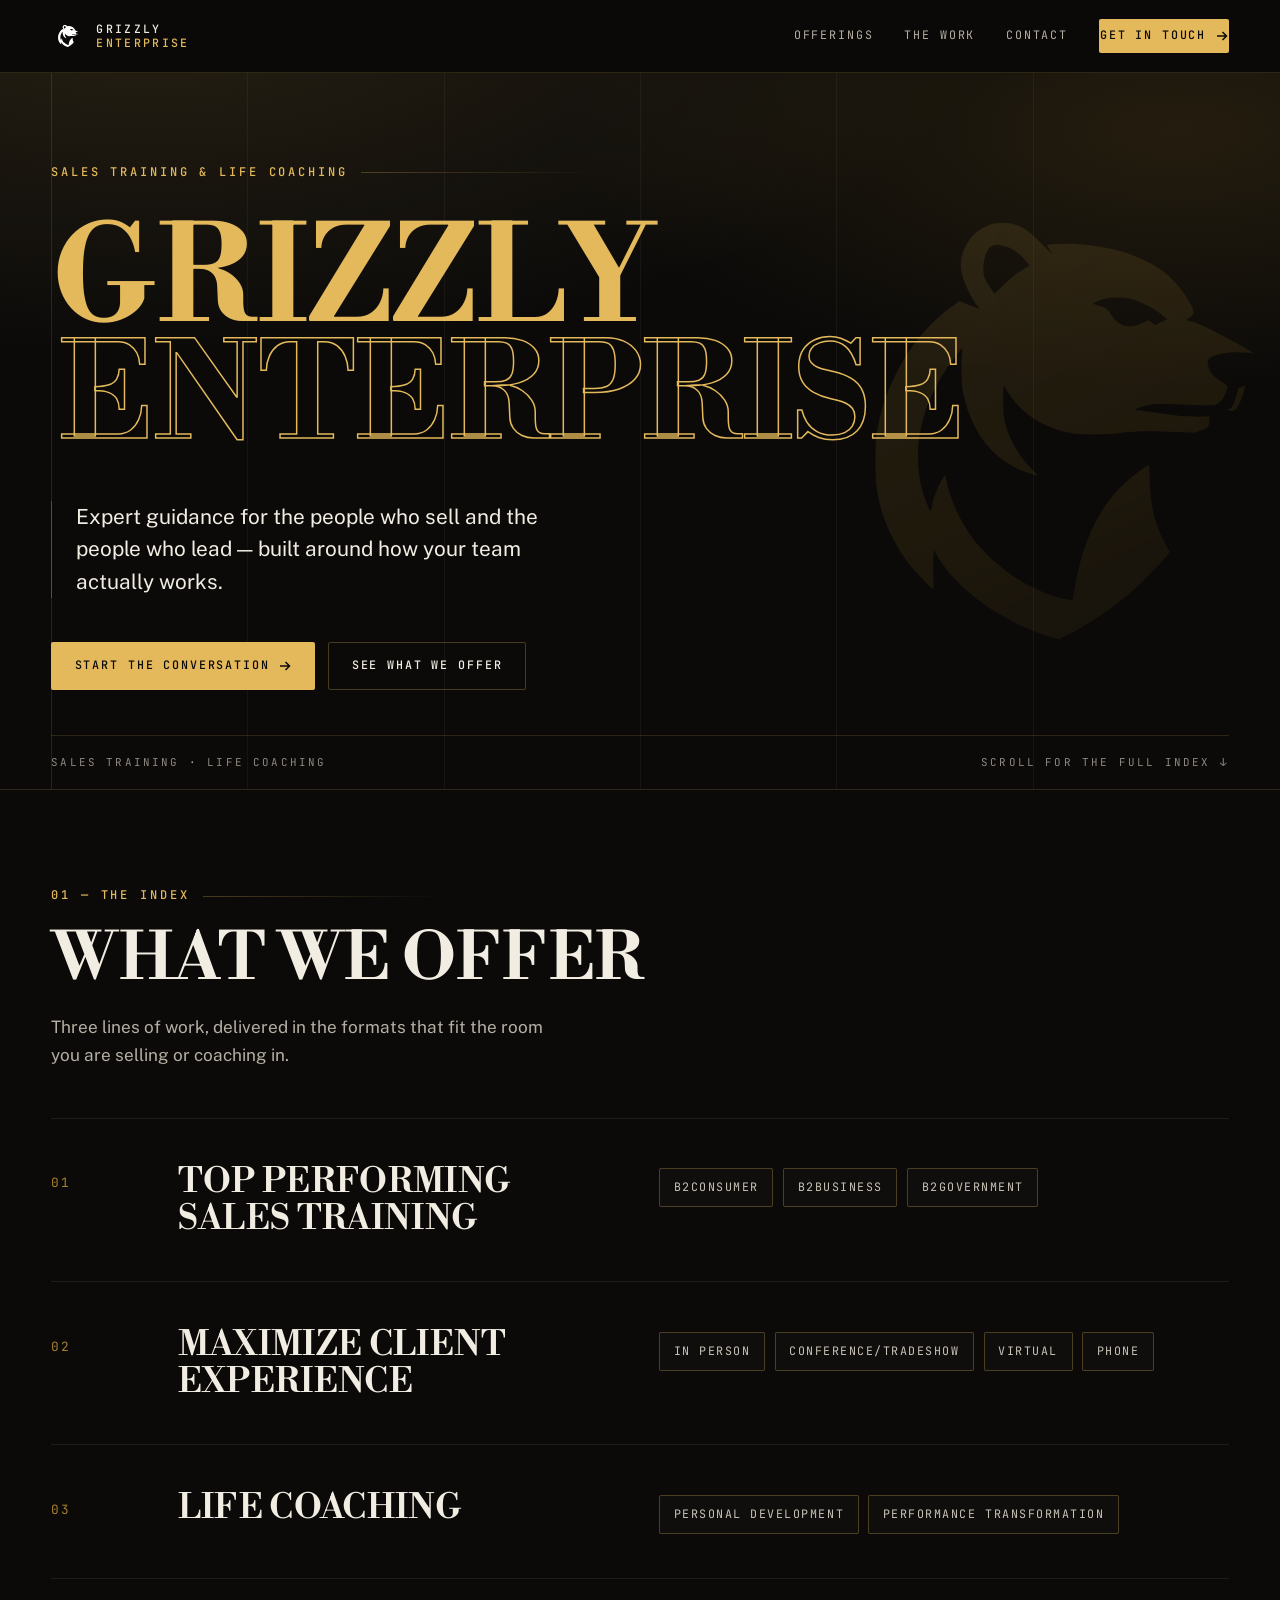
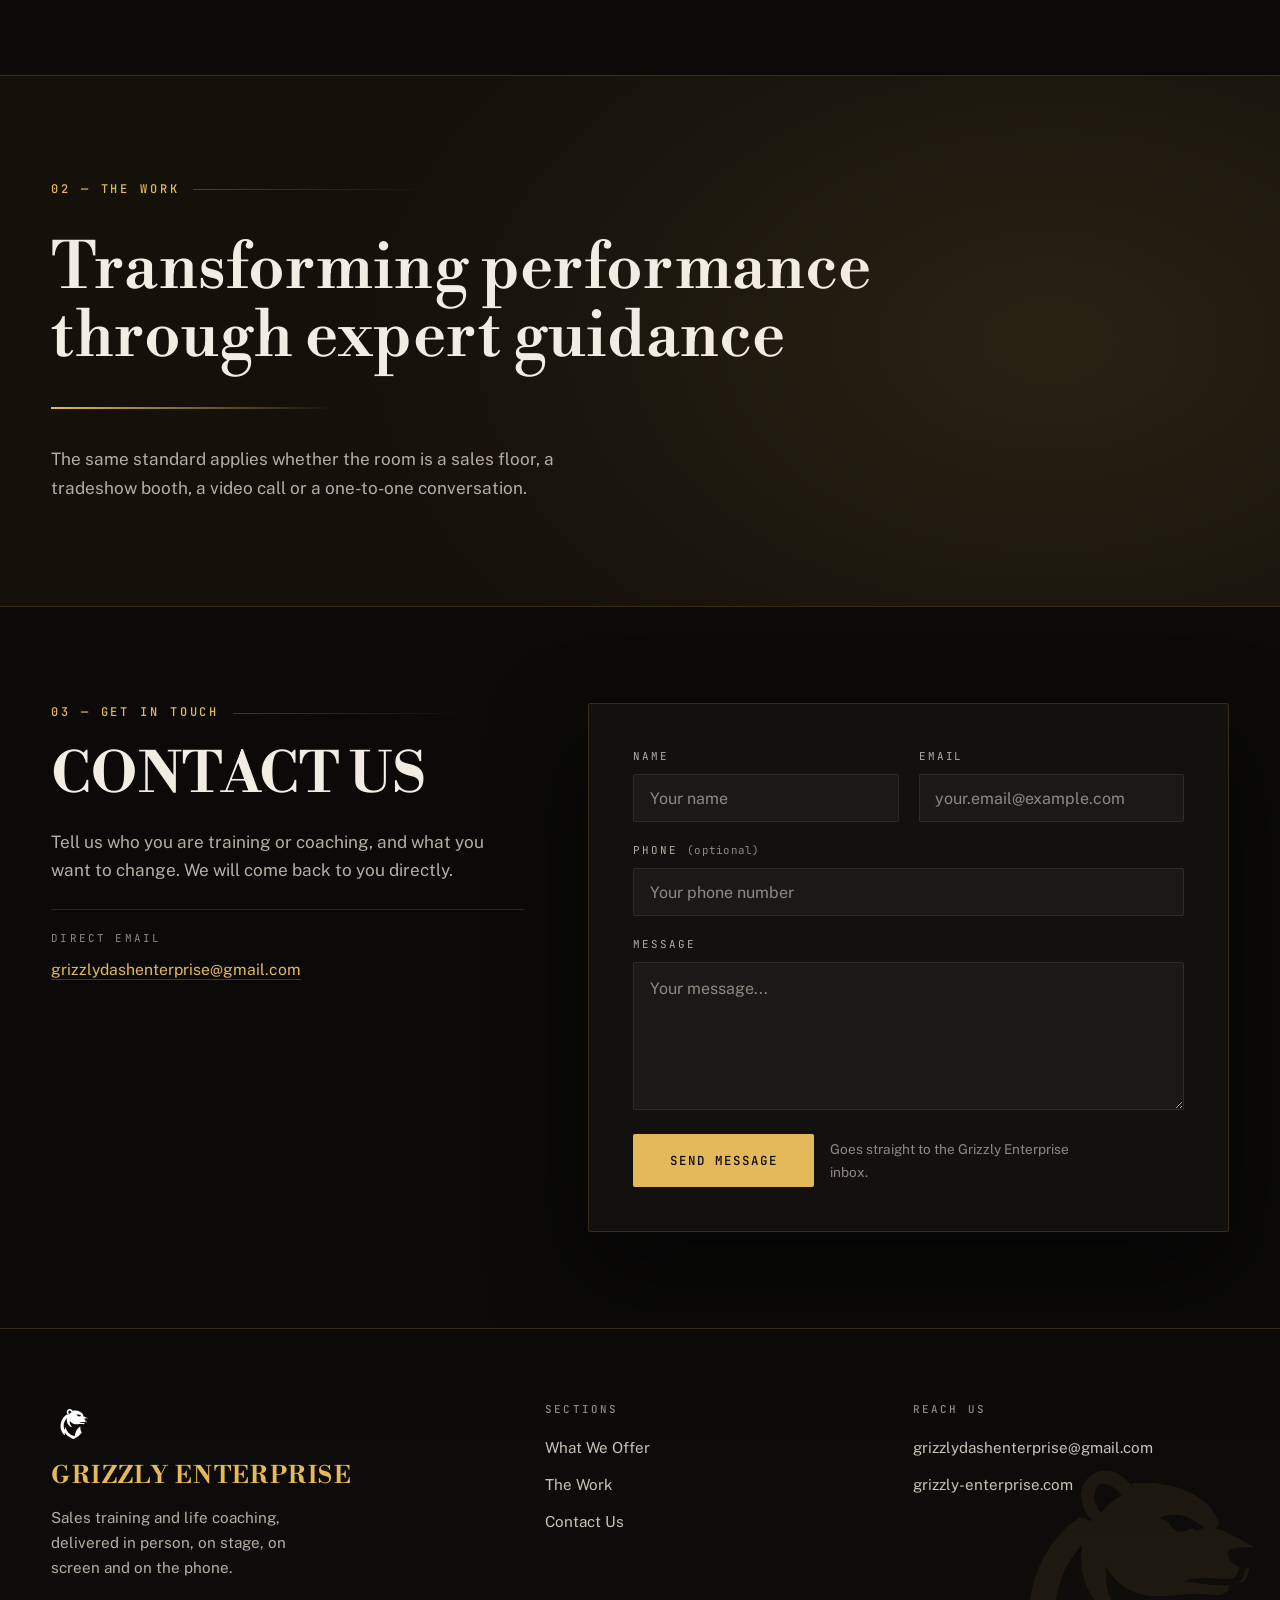
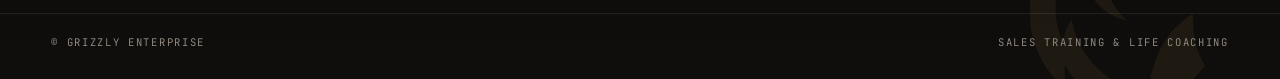
<file: bakeoff/entries/c-ui-ux-pro-max.html>
<!DOCTYPE html>
<!--
  ============================================================================
  GRIZZLY ENTERPRISE — bake-off entry C  ·  skill: ui-ux-pro-max
  Direction: "Gilded Ledger" — dark editorial masthead. Gold-on-black kept as
  the identity family; everything else rebuilt as a left-aligned, ruled,
  magazine-style page instead of three centred blocks.
  ----------------------------------------------------------------------------
  DESIGN CALLS
  1. Style route (ui-ux-pro-max --design-system, variance 8 / motion 4 /
     density 4): "Premium black + gold accent" palette profile, blended with
     the Exaggerated-Minimalism + editorial-grid style records. Retuned golds:
     #E4B95B primary (10.7:1 on shell), #A8802B deep, bone #F2EDE3 for reading
     text — the base's flat #d4af37 + #c0c0c0 silver read cheap on black.
  2. Type system (typography domain, "Magazine Style" pairing + the mono label
     layer from the monochrome-editorial record): Libre Bodoni display /
     Public Sans UI+body / JetBrains Mono for indices, eyebrows and chips.
     Scale contrast is real: 11px mono labels against a ~150px masthead.
  3. STRUCTURE 1 — sticky masthead nav (logo lockup, three anchors, a gold CTA)
     with a real <button aria-expanded> disclosure on mobile. Base had none.
  4. STRUCTURE 2 — asymmetric hero: left-aligned stacked wordmark on a visible
     column grid, hairline rules, a two-button CTA path, and the bear mark
     re-used as a giant gold CSS-masked motif bleeding off the right edge.
  5. STRUCTURE 3 — "What We Offer" rebuilt from 3 glass cards into a numbered
     ledger: full-width ruled rows of [index / display title / wrapping chips].
     Cards can no longer disagree about height, and no chip can be clipped.
  6. STRUCTURE 4 — full-bleed statement band carrying "Transforming performance
     through expert guidance" at display scale, giving the page a rhythm
     (masthead → index → statement → contact) the base did not have.
  7. STRUCTURE 5 — two-column contact: editorial column (sticky) + form panel,
     which kills the base's 100vh dead gap; plus a designed footer with the
     business's own email — the only contact fact that exists in the source.
  8. FABRICATION GATE — no testimonials, logos, stats, years, prices, phone
     numbers or addresses invented. Added copy is descriptive only. The email
     grizzlydashenterprise@gmail.com and the domain come from the base itself.
  9. FIXED FROM BASE — color-scheme:dark + theme-color; CONFERENCE/TRADESHOW
     overflow; dead .about-* CSS; both !important colour rules; the
     top:-200vh/100vw bleed hack; contact 100vh dead gap; unequal card rhythm;
     no reduced-motion handling; unannounced form status; no nav/footer/CTA.
 10. MOTION — entrance-only, ≤0.35s stagger, wrapped in
     prefers-reduced-motion: no-preference. Nothing on the page needs an
     animation or JS to become readable; no scroll-driven reveals.
  ============================================================================
-->
<html lang="en">
    <head>
        <meta charset="UTF-8" />
        <meta name="viewport" content="width=device-width, initial-scale=1.0" />
        <meta name="color-scheme" content="dark" />
        <meta name="theme-color" content="#0B0A09" />
        <meta
            name="description"
            content="Grizzly Enterprise - Sales training and life coaching"
        />
        <title>Grizzly Enterprise</title>
        <link rel="icon" type="image/svg+xml" href="[data-uri]" />
        <link rel="preconnect" href="https://fonts.googleapis.com" />
        <link rel="preconnect" href="https://fonts.gstatic.com" crossorigin />
        <link
            href="https://fonts.googleapis.com/css2?family=Libre+Bodoni:wght@400;500;600;700&family=Public+Sans:wght@300;400;500;600;700&family=JetBrains+Mono:wght@400;500&display=swap"
            rel="stylesheet"
        />
        <style>
*,
*::before,
*::after {
    margin: 0;
    padding: 0;
    box-sizing: border-box;
}

:root {
    /* Shell */
    --shell: #0b0a09;
    --surface: #131110;
    --surface-2: #14110b;
    --hairline: rgba(228, 185, 91, 0.16);
    --hairline-soft: rgba(255, 255, 255, 0.08);

    /* Gold family (identity anchor, retuned) */
    --gold: #e4b95b;
    --gold-deep: #a8802b;
    --gold-08: rgba(228, 185, 91, 0.08);
    --gold-14: rgba(228, 185, 91, 0.14);
    --gold-28: rgba(228, 185, 91, 0.28);

    /* Text */
    --bone: #f2ede3;
    --bone-2: #c9c2b6;
    --muted: #b5aea3;
    --dim: #8f8880;

    /* Status */
    --ok: #7fd39a;
    --ok-bg: rgba(52, 168, 100, 0.12);
    --bad: #f2a49a;
    --bad-bg: rgba(214, 84, 66, 0.14);

    /* Type */
    --display: 'Libre Bodoni', 'Didot', 'Bodoni MT', Georgia, serif;
    --sans: 'Public Sans', -apple-system, BlinkMacSystemFont, 'Segoe UI',
        Roboto, Helvetica, Arial, sans-serif;
    --mono: 'JetBrains Mono', ui-monospace, 'SFMono-Regular', Menlo, Consolas,
        monospace;

    /* Layout */
    --gutter: clamp(1.25rem, 4vw, 4rem);
    --maxw: 1280px;
    --header-h: 72px;

    /* Logo as a maskable motif */
    --bear: url('[data-uri]');
}

html {
    color-scheme: dark;
    -webkit-text-size-adjust: 100%;
}

body {
    font-family: var(--sans);
    font-size: 17px;
    line-height: 1.65;
    color: var(--bone-2);
    background: var(--shell);
    overflow-x: hidden;
    -webkit-font-smoothing: antialiased;
}

::selection {
    background: var(--gold);
    color: var(--shell);
}

img {
    max-width: 100%;
    display: block;
}

/* ---------- Focus (gate 6) ---------- */
:focus-visible {
    outline: 2px solid var(--gold);
    outline-offset: 3px;
    border-radius: 2px;
}

.skip-link {
    position: absolute;
    left: 1rem;
    top: -100px;
    z-index: 100;
    background: var(--gold);
    color: var(--shell);
    font-family: var(--mono);
    font-size: 0.75rem;
    letter-spacing: 0.12em;
    text-transform: uppercase;
    padding: 0.75rem 1.25rem;
    text-decoration: none;
    transition: top 0.18s ease;
}

.skip-link:focus {
    top: 0.75rem;
}

/* ---------- Shared shell ---------- */
.wrap {
    width: 100%;
    max-width: var(--maxw);
    margin-inline: auto;
    padding-inline: var(--gutter);
}

.eyebrow {
    font-family: var(--mono);
    font-size: clamp(0.66rem, 1.4vw, 0.75rem);
    font-weight: 500;
    letter-spacing: 0.24em;
    text-transform: uppercase;
    color: var(--gold);
    display: flex;
    align-items: center;
    gap: 0.85rem;
}

.eyebrow::after {
    content: '';
    flex: 1 1 auto;
    height: 1px;
    background: linear-gradient(90deg, var(--gold-28), transparent);
    max-width: 240px;
}

.section-head {
    display: grid;
    grid-template-columns: minmax(0, 1fr);
    gap: 1.25rem;
    padding-block: clamp(3.5rem, 8vw, 6rem) clamp(2rem, 4vw, 3rem);
}

.section-title {
    font-family: var(--display);
    font-weight: 700;
    font-size: clamp(2.1rem, 5.6vw, 4.1rem);
    line-height: 1.02;
    letter-spacing: 0.005em;
    text-transform: uppercase;
    color: var(--bone);
}

.section-title em {
    font-style: normal;
    color: var(--gold);
}

.section-lede {
    max-width: 46ch;
    color: var(--muted);
    font-size: clamp(0.98rem, 1.6vw, 1.075rem);
}

/* ---------- Header ---------- */
.site-header {
    position: sticky;
    top: 0;
    z-index: 40;
    background: rgba(11, 10, 9, 0.86);
    backdrop-filter: blur(14px);
    -webkit-backdrop-filter: blur(14px);
    border-bottom: 1px solid var(--hairline);
}

.header-inner {
    display: flex;
    align-items: center;
    gap: 1.25rem;
    min-height: var(--header-h);
}

.lockup {
    display: flex;
    align-items: center;
    gap: 0.7rem;
    text-decoration: none;
    margin-right: auto;
}

.lockup img {
    width: 34px;
    height: 34px;
    flex: none;
}

.lockup-text {
    font-family: var(--mono);
    font-size: 0.72rem;
    font-weight: 500;
    letter-spacing: 0.2em;
    text-transform: uppercase;
    color: var(--bone);
    line-height: 1.25;
}

.lockup-text span {
    display: block;
    color: var(--gold);
}

.nav {
    display: flex;
    align-items: center;
    gap: clamp(1rem, 2.4vw, 2.25rem);
}

.nav a {
    font-family: var(--mono);
    font-size: 0.73rem;
    letter-spacing: 0.16em;
    text-transform: uppercase;
    color: var(--muted);
    text-decoration: none;
    padding: 0.4rem 0;
    position: relative;
    transition: color 0.18s ease;
}

.nav a::after {
    content: '';
    position: absolute;
    left: 0;
    right: 100%;
    bottom: 0;
    height: 1px;
    background: var(--gold);
    transition: right 0.24s ease;
}

.nav a:hover {
    color: var(--bone);
}

.nav a:hover::after {
    right: 0;
}

.btn {
    display: inline-flex;
    align-items: center;
    justify-content: center;
    gap: 0.6rem;
    font-family: var(--mono);
    font-size: 0.73rem;
    font-weight: 500;
    letter-spacing: 0.16em;
    text-transform: uppercase;
    text-decoration: none;
    padding: 0.85rem 1.4rem;
    border-radius: 2px;
    border: 1px solid transparent;
    cursor: pointer;
    transition: background 0.18s ease, color 0.18s ease,
        border-color 0.18s ease, transform 0.18s ease;
}

.btn-gold {
    background: var(--gold);
    color: #0b0a09;
    font-weight: 500;
}

.btn-gold:hover {
    background: #f2d287;
    transform: translateY(-1px);
}

.btn-ghost {
    border-color: var(--gold-28);
    color: var(--bone);
    background: transparent;
}

.btn-ghost:hover {
    border-color: var(--gold);
    color: var(--gold);
}

.btn svg {
    width: 12px;
    height: 12px;
    flex: none;
}

/* the CTA is an <a> inside .nav — restate the button colours at nav
   specificity so the gold fill never inherits the muted link colour */
.nav a.btn-gold,
.nav a.btn-gold:hover {
    color: #0b0a09;
}

.nav a.btn::after {
    display: none;
}

.header-cta {
    padding: 0.7rem 1.1rem;
}

.nav-toggle {
    display: none;
    background: transparent;
    border: 1px solid var(--gold-28);
    border-radius: 2px;
    color: var(--bone);
    font-family: var(--mono);
    font-size: 0.7rem;
    letter-spacing: 0.16em;
    text-transform: uppercase;
    padding: 0.6rem 0.85rem;
    cursor: pointer;
    align-items: center;
    gap: 0.5rem;
}

.nav-toggle:hover {
    border-color: var(--gold);
    color: var(--gold);
}

.nav-toggle .bars {
    display: inline-flex;
    flex-direction: column;
    gap: 3px;
}

.nav-toggle .bars i {
    display: block;
    width: 14px;
    height: 1.5px;
    background: currentColor;
}

/* ---------- Hero ---------- */
.hero {
    position: relative;
    overflow: hidden;
    border-bottom: 1px solid var(--hairline);
}

.hero::before {
    content: '';
    position: absolute;
    inset: 0;
    background: radial-gradient(
            120% 90% at 12% -10%,
            rgba(228, 185, 91, 0.13) 0%,
            transparent 55%
        ),
        radial-gradient(
            80% 60% at 92% 8%,
            rgba(168, 128, 43, 0.16) 0%,
            transparent 60%
        );
    pointer-events: none;
}

/* visible editorial column grid */
.rails {
    position: absolute;
    inset: 0;
    max-width: var(--maxw);
    margin-inline: auto;
    padding-inline: var(--gutter);
    display: grid;
    grid-template-columns: repeat(6, 1fr);
    pointer-events: none;
}

.rails span {
    border-left: 1px solid rgba(255, 255, 255, 0.045);
}

.rails span:first-child {
    border-left-color: var(--gold-14);
}

.bear-motif {
    position: absolute;
    top: 50%;
    right: -8%;
    translate: 0 -50%;
    width: min(52vw, 640px);
    aspect-ratio: 1;
    background: linear-gradient(
        155deg,
        var(--gold) 0%,
        var(--gold-deep) 55%,
        rgba(168, 128, 43, 0.2) 100%
    );
    -webkit-mask-image: var(--bear);
    mask-image: var(--bear);
    -webkit-mask-repeat: no-repeat;
    mask-repeat: no-repeat;
    -webkit-mask-size: contain;
    mask-size: contain;
    -webkit-mask-position: center;
    mask-position: center;
    opacity: 0.13;
    pointer-events: none;
}

.hero-inner {
    position: relative;
    z-index: 1;
    padding-block: clamp(3rem, 10vh, 6.5rem) clamp(2rem, 5vh, 3.25rem);
}

.hero-eyebrow {
    margin-bottom: clamp(1.5rem, 3.5vw, 2.5rem);
}

.wordmark {
    font-family: var(--display);
    font-weight: 700;
    font-size: clamp(2.6rem, 10.4vw, 9.4rem);
    line-height: 0.88;
    letter-spacing: 0.005em;
    text-transform: uppercase;
    color: var(--gold);
    max-width: 100%;
}

.wordmark span {
    display: block;
}

.wordmark .w2 {
    color: transparent;
    -webkit-text-stroke: 1.5px var(--gold);
    text-stroke: 1.5px var(--gold);
    padding-left: 0.06em;
}

.hero-body {
    display: grid;
    grid-template-columns: minmax(0, 1fr);
    gap: clamp(1.75rem, 4vw, 2.75rem);
    margin-top: clamp(1.75rem, 4vw, 2.75rem);
    max-width: 62ch;
}

.hero-lede {
    font-size: clamp(1.05rem, 2vw, 1.3rem);
    line-height: 1.55;
    color: var(--bone);
    border-left: 1px solid var(--gold-28);
    padding-left: clamp(1rem, 2vw, 1.5rem);
    max-width: 42ch;
}

.hero-actions {
    display: flex;
    flex-wrap: wrap;
    gap: 0.85rem;
}

.hero-foot {
    position: relative;
    z-index: 1;
    display: flex;
    flex-wrap: wrap;
    align-items: center;
    justify-content: space-between;
    gap: 1rem;
    border-top: 1px solid var(--hairline);
    padding-block: 1.1rem;
    font-family: var(--mono);
    font-size: 0.68rem;
    letter-spacing: 0.2em;
    text-transform: uppercase;
    color: var(--dim);
}

.hero-foot strong {
    color: var(--muted);
    font-weight: 400;
}

/* ---------- Offerings ledger ---------- */
.ledger {
    border-top: 1px solid var(--hairline-soft);
}

.ledger-row {
    display: grid;
    grid-template-columns: 5.5rem minmax(0, 1.05fr) minmax(0, 1.35fr);
    gap: clamp(1rem, 3vw, 2.5rem);
    align-items: start;
    padding-block: clamp(1.75rem, 4vw, 2.75rem);
    border-bottom: 1px solid var(--hairline-soft);
    transition: background 0.22s ease;
}

.ledger-row:hover {
    background: linear-gradient(
        90deg,
        var(--gold-08) 0%,
        rgba(228, 185, 91, 0.02) 60%,
        transparent 100%
    );
}

.idx {
    font-family: var(--mono);
    font-size: 0.8rem;
    letter-spacing: 0.14em;
    color: var(--gold-deep);
    padding-top: 0.6rem;
    transition: color 0.22s ease;
}

.ledger-row:hover .idx {
    color: var(--gold);
}

.offer-title {
    font-family: var(--display);
    font-weight: 600;
    font-size: clamp(1.5rem, 2.8vw, 2.15rem);
    line-height: 1.08;
    letter-spacing: 0.01em;
    text-transform: uppercase;
    color: var(--bone);
    text-wrap: balance;
}

.chips {
    list-style: none;
    display: flex;
    flex-wrap: wrap;
    gap: 0.6rem;
    padding-top: 0.35rem;
}

.chips li {
    font-family: var(--mono);
    font-size: clamp(0.66rem, 1.5vw, 0.73rem);
    letter-spacing: 0.13em;
    text-transform: uppercase;
    color: var(--bone-2);
    border: 1px solid var(--gold-28);
    border-radius: 2px;
    padding: 0.55rem 0.85rem;
    max-width: 100%;
    overflow-wrap: anywhere;
    background: rgba(255, 255, 255, 0.02);
    transition: border-color 0.22s ease, color 0.22s ease,
        background 0.22s ease;
}

.ledger-row:hover .chips li {
    border-color: var(--gold);
    color: var(--bone);
    background: var(--gold-08);
}

/* ---------- Statement band ---------- */
.statement {
    position: relative;
    overflow: hidden;
    background: var(--surface-2);
    border-block: 1px solid var(--hairline);
    margin-top: clamp(3.5rem, 8vw, 6rem);
}

.statement::before {
    content: '';
    position: absolute;
    inset: 0;
    background: radial-gradient(
        90% 140% at 82% 50%,
        rgba(228, 185, 91, 0.1) 0%,
        transparent 60%
    );
    pointer-events: none;
}

.statement-inner {
    position: relative;
    padding-block: clamp(3.5rem, 9vw, 6.5rem);
    display: grid;
    gap: clamp(1.5rem, 3vw, 2.25rem);
}

.statement-text {
    font-family: var(--display);
    font-weight: 500;
    font-size: clamp(1.85rem, 5.2vw, 4rem);
    line-height: 1.06;
    letter-spacing: 0.002em;
    color: var(--bone);
    max-width: 20ch;
    text-wrap: balance;
}

.statement-rule {
    width: clamp(120px, 22vw, 280px);
    height: 2px;
    background: linear-gradient(90deg, var(--gold), transparent);
}

/* ---------- Contact ---------- */
.contact {
    padding-block: clamp(3.5rem, 8vw, 6rem) clamp(3.5rem, 8vw, 6rem);
}

.contact-grid {
    display: grid;
    grid-template-columns: minmax(0, 0.85fr) minmax(0, 1.15fr);
    gap: clamp(2rem, 5vw, 4.5rem);
    align-items: start;
}

.contact-aside {
    position: sticky;
    top: calc(var(--header-h) + 2.5rem);
    display: grid;
    gap: 1.5rem;
}

.contact-aside .section-title {
    font-size: clamp(2.1rem, 4.6vw, 3.5rem);
}

.direct {
    display: grid;
    gap: 0.45rem;
    border-top: 1px solid var(--hairline);
    padding-top: 1.25rem;
}

.direct dt {
    font-family: var(--mono);
    font-size: 0.68rem;
    letter-spacing: 0.2em;
    text-transform: uppercase;
    color: var(--dim);
}

.direct dd a {
    color: var(--gold);
    text-decoration: none;
    border-bottom: 1px solid var(--gold-28);
    font-size: 0.98rem;
    overflow-wrap: anywhere;
    transition: border-color 0.18s ease;
}

.direct dd a:hover {
    border-bottom-color: var(--gold);
}

.form-panel {
    background: var(--surface);
    border: 1px solid var(--hairline);
    border-radius: 3px;
    padding: clamp(1.5rem, 3.5vw, 2.75rem);
    box-shadow: 0 40px 90px rgba(0, 0, 0, 0.55);
}

.form-grid {
    display: grid;
    grid-template-columns: repeat(2, minmax(0, 1fr));
    gap: 1.25rem;
}

.field {
    display: flex;
    flex-direction: column;
    gap: 0.5rem;
    min-width: 0;
}

.field.full {
    grid-column: 1 / -1;
}

.field label {
    font-family: var(--mono);
    font-size: 0.68rem;
    letter-spacing: 0.18em;
    text-transform: uppercase;
    color: var(--muted);
}

.field label .optional {
    text-transform: none;
    letter-spacing: 0.02em;
    color: var(--dim);
}

.field input,
.field textarea {
    font-family: var(--sans);
    font-size: 1rem;
    color: var(--bone);
    background: rgba(255, 255, 255, 0.035);
    border: 1px solid var(--hairline-soft);
    border-radius: 2px;
    padding: 0.85rem 0.95rem;
    width: 100%;
    transition: border-color 0.18s ease, background 0.18s ease;
}

.field textarea {
    resize: vertical;
    min-height: 148px;
    line-height: 1.55;
}

.field input::placeholder,
.field textarea::placeholder {
    color: var(--dim);
}

.field input:hover,
.field textarea:hover {
    border-color: var(--gold-28);
}

.field input:focus-visible,
.field textarea:focus-visible {
    border-color: var(--gold);
    background: rgba(255, 255, 255, 0.06);
    outline: 2px solid var(--gold);
    outline-offset: 1px;
}

.form-actions {
    grid-column: 1 / -1;
    display: flex;
    flex-wrap: wrap;
    align-items: center;
    gap: 1rem;
    margin-top: 0.25rem;
}

.submit {
    padding: 1.05rem 2.2rem;
    font-size: 0.78rem;
}

.submit[disabled] {
    opacity: 0.6;
    cursor: progress;
}

.form-note {
    flex: 1 1 200px;
    font-size: 0.85rem;
    color: var(--dim);
    max-width: 32ch;
}

.form-status {
    grid-column: 1 / -1;
    display: none;
    gap: 0.7rem;
    align-items: flex-start;
    border-radius: 2px;
    padding: 0.9rem 1rem;
    font-size: 0.95rem;
    line-height: 1.5;
}

.form-status.is-success,
.form-status.is-error {
    display: flex;
}

.form-status .tag {
    font-family: var(--mono);
    font-size: 0.68rem;
    letter-spacing: 0.16em;
    text-transform: uppercase;
    flex: none;
    padding-top: 0.16rem;
}

.form-status.is-success {
    background: var(--ok-bg);
    border: 1px solid rgba(127, 211, 154, 0.4);
    color: var(--ok);
}

.form-status.is-error {
    background: var(--bad-bg);
    border: 1px solid rgba(242, 164, 154, 0.4);
    color: var(--bad);
}

/* ---------- Footer ---------- */
.site-footer {
    position: relative;
    overflow: hidden;
    border-top: 1px solid var(--hairline);
    background: linear-gradient(180deg, var(--shell) 0%, #100e0c 100%);
}

.footer-motif {
    position: absolute;
    right: -4%;
    bottom: -30%;
    width: min(38vw, 380px);
    aspect-ratio: 1;
    background: var(--gold);
    -webkit-mask-image: var(--bear);
    mask-image: var(--bear);
    -webkit-mask-repeat: no-repeat;
    mask-repeat: no-repeat;
    -webkit-mask-size: contain;
    mask-size: contain;
    opacity: 0.07;
    pointer-events: none;
}

.footer-inner {
    position: relative;
    display: grid;
    grid-template-columns: minmax(0, 1.4fr) minmax(0, 1fr) minmax(0, 1fr);
    gap: clamp(1.75rem, 4vw, 3.5rem);
    padding-block: clamp(2.75rem, 6vw, 4.5rem) clamp(1.5rem, 3vw, 2rem);
}

.footer-brand {
    display: grid;
    gap: 1rem;
    justify-items: start;
}

.footer-brand img {
    width: 46px;
    height: 46px;
}

.footer-name {
    font-family: var(--display);
    font-weight: 700;
    font-size: 1.5rem;
    letter-spacing: 0.06em;
    text-transform: uppercase;
    color: var(--gold);
    line-height: 1.1;
}

.footer-tag {
    font-size: 0.95rem;
    color: var(--muted);
    max-width: 30ch;
}

.footer-col h2 {
    font-family: var(--mono);
    font-size: 0.68rem;
    font-weight: 500;
    letter-spacing: 0.2em;
    text-transform: uppercase;
    color: var(--dim);
    margin-bottom: 0.9rem;
}

.footer-col ul {
    list-style: none;
    display: grid;
    gap: 0.55rem;
}

.footer-col a {
    color: var(--bone-2);
    text-decoration: none;
    font-size: 0.95rem;
    overflow-wrap: anywhere;
    border-bottom: 1px solid transparent;
    transition: color 0.18s ease, border-color 0.18s ease;
}

.footer-col a:hover {
    color: var(--gold);
    border-bottom-color: var(--gold-28);
}

.footer-bar {
    position: relative;
    border-top: 1px solid var(--hairline-soft);
    display: flex;
    flex-wrap: wrap;
    gap: 0.75rem 1.5rem;
    justify-content: space-between;
    padding-block: 1.25rem 1.75rem;
    font-family: var(--mono);
    font-size: 0.66rem;
    letter-spacing: 0.16em;
    text-transform: uppercase;
    color: var(--dim);
}

/* ---------- Anchors under sticky header ---------- */
section[id] {
    scroll-margin-top: calc(var(--header-h) + 1rem);
}

/* ---------- Responsive ---------- */
@media (max-width: 1020px) {
    .contact-grid {
        grid-template-columns: minmax(0, 1fr);
    }

    .contact-aside {
        position: static;
    }

    .footer-inner {
        grid-template-columns: minmax(0, 1fr) minmax(0, 1fr);
    }

    .footer-brand {
        grid-column: 1 / -1;
    }
}

@media (max-width: 860px) {
    :root {
        --header-h: 64px;
    }

    .nav-toggle {
        display: inline-flex;
    }

    .nav {
        display: none;
        position: absolute;
        left: 0;
        right: 0;
        top: 100%;
        flex-direction: column;
        align-items: stretch;
        gap: 0;
        background: #0e0d0b;
        border-bottom: 1px solid var(--hairline);
        padding: 0.5rem var(--gutter) 1.25rem;
    }

    .nav.is-open {
        display: flex;
    }

    .nav a {
        padding: 0.9rem 0;
        border-bottom: 1px solid var(--hairline-soft);
        font-size: 0.8rem;
    }

    .nav a::after {
        display: none;
    }

    .nav .header-cta {
        margin-top: 1rem;
        justify-content: space-between;
    }

    .ledger-row {
        grid-template-columns: minmax(0, 1fr);
        gap: 0.9rem;
    }

    .idx {
        padding-top: 0;
    }

    .rails {
        grid-template-columns: repeat(2, 1fr);
    }

    .bear-motif {
        top: auto;
        bottom: -12%;
        right: -22%;
        translate: none;
        width: min(88vw, 460px);
        opacity: 0.1;
    }

    .form-grid {
        grid-template-columns: minmax(0, 1fr);
    }

    .statement-text {
        max-width: 100%;
    }
}

@media (max-width: 560px) {
    body {
        font-size: 16px;
    }

    .lockup-text {
        font-size: 0.62rem;
    }

    .hero-lede {
        max-width: 100%;
    }

    .footer-inner {
        grid-template-columns: minmax(0, 1fr);
    }
}

/* ---------- Motion (gate 7): entrance only, never required for legibility ---------- */
@media (prefers-reduced-motion: no-preference) {
    html {
        scroll-behavior: smooth;
    }

    .anim {
        animation: rise 0.7s cubic-bezier(0.2, 0.7, 0.2, 1) both;
    }

    .d1 {
        animation-delay: 0.06s;
    }
    .d2 {
        animation-delay: 0.14s;
    }
    .d3 {
        animation-delay: 0.22s;
    }
    .d4 {
        animation-delay: 0.3s;
    }

    .bear-motif {
        animation: motif 1.1s ease-out both;
    }
}

@keyframes rise {
    from {
        opacity: 0;
        transform: translateY(18px);
    }
    to {
        opacity: 1;
        transform: none;
    }
}

@keyframes motif {
    from {
        opacity: 0;
        transform: scale(1.06);
    }
    to {
        opacity: 0.13;
        transform: none;
    }
}

@media (prefers-reduced-motion: reduce) {
    *,
    *::before,
    *::after {
        animation-duration: 0.001ms !important;
        animation-iteration-count: 1 !important;
        transition-duration: 0.001ms !important;
        scroll-behavior: auto !important;
    }
}
        </style>
    </head>
    <body>
        <a class="skip-link" href="#main">Skip to content</a>

        <header class="site-header">
            <div class="wrap header-inner">
                <a class="lockup" href="#top">
                    <img src="[data-uri]" alt="Grizzly Enterprise logo" />
                    <span class="lockup-text"
                        >GRIZZLY<span>ENTERPRISE</span></span
                    >
                </a>

                <button
                    class="nav-toggle"
                    id="navToggle"
                    type="button"
                    aria-expanded="false"
                    aria-controls="siteNav"
                >
                    <span class="bars" aria-hidden="true"
                        ><i></i><i></i><i></i
                    ></span>
                    Menu
                </button>

                <nav class="nav" id="siteNav" aria-label="Primary">
                    <a href="#offerings">Offerings</a>
                    <a href="#approach">The Work</a>
                    <a href="#contact">Contact</a>
                    <a class="btn btn-gold header-cta" href="#contact"
                        >Get in touch
                        <svg viewBox="0 0 12 12" aria-hidden="true" fill="none">
                            <path
                                d="M1 6h9M6.5 2 10.5 6l-4 4"
                                stroke="currentColor"
                                stroke-width="1.5"
                            />
                        </svg>
                    </a>
                </nav>
            </div>
        </header>

        <main id="main">
            <section class="hero" id="top">
                <div class="rails" aria-hidden="true">
                    <span></span><span></span><span></span><span></span
                    ><span></span><span></span>
                </div>
                <div class="bear-motif" aria-hidden="true"></div>

                <div class="wrap hero-inner">
                    <p class="eyebrow hero-eyebrow anim d1">
                        Sales Training & Life Coaching
                    </p>

                    <h1 class="wordmark anim d2">
                        <span class="w1">GRIZZLY</span>
                        <span class="w2">ENTERPRISE</span>
                    </h1>

                    <div class="hero-body">
                        <p class="hero-lede anim d3">
                            Expert guidance for the people who sell and the
                            people who lead — built around how your team
                            actually works.
                        </p>
                        <div class="hero-actions anim d4">
                            <a class="btn btn-gold" href="#contact"
                                >Start the conversation
                                <svg
                                    viewBox="0 0 12 12"
                                    aria-hidden="true"
                                    fill="none"
                                >
                                    <path
                                        d="M1 6h9M6.5 2 10.5 6l-4 4"
                                        stroke="currentColor"
                                        stroke-width="1.5"
                                    />
                                </svg>
                            </a>
                            <a class="btn btn-ghost" href="#offerings"
                                >See what we offer</a
                            >
                        </div>
                    </div>
                </div>

                <div class="wrap">
                    <div class="hero-foot">
                        <span>Sales training <strong>·</strong> Life coaching</span>
                        <span>Scroll for the full index ↓</span>
                    </div>
                </div>
            </section>

            <section id="offerings">
                <div class="wrap">
                    <div class="section-head">
                        <p class="eyebrow">01 — The index</p>
                        <h2 class="section-title">What We Offer</h2>
                        <p class="section-lede">
                            Three lines of work, delivered in the formats that
                            fit the room you are selling or coaching in.
                        </p>
                    </div>

                    <div class="ledger">
                        <article class="ledger-row">
                            <p class="idx" aria-hidden="true">01</p>
                            <h3 class="offer-title">
                                TOP PERFORMING SALES TRAINING
                            </h3>
                            <ul class="chips">
                                <li>B2CONSUMER</li>
                                <li>B2BUSINESS</li>
                                <li>B2GOVERNMENT</li>
                            </ul>
                        </article>

                        <article class="ledger-row">
                            <p class="idx" aria-hidden="true">02</p>
                            <h3 class="offer-title">
                                MAXIMIZE CLIENT EXPERIENCE
                            </h3>
                            <ul class="chips">
                                <li>IN PERSON</li>
                                <li>CONFERENCE/TRADESHOW</li>
                                <li>VIRTUAL</li>
                                <li>PHONE</li>
                            </ul>
                        </article>

                        <article class="ledger-row">
                            <p class="idx" aria-hidden="true">03</p>
                            <h3 class="offer-title">LIFE COACHING</h3>
                            <ul class="chips">
                                <li>PERSONAL DEVELOPMENT</li>
                                <li>PERFORMANCE TRANSFORMATION</li>
                            </ul>
                        </article>
                    </div>
                </div>
            </section>

            <section class="statement" id="approach">
                <div class="wrap statement-inner">
                    <p class="eyebrow">02 — The work</p>
                    <p class="statement-text">Transforming performance through expert guidance</p>
                    <p class="statement-rule" aria-hidden="true"></p>
                    <p class="section-lede">
                        The same standard applies whether the room is a sales
                        floor, a tradeshow booth, a video call or a one-to-one
                        conversation.
                    </p>
                </div>
            </section>

            <section class="contact" id="contact">
                <div class="wrap contact-grid">
                    <div class="contact-aside">
                        <p class="eyebrow">03 — Get in touch</p>
                        <h2 class="section-title">Contact Us</h2>
                        <p class="section-lede">
                            Tell us who you are training or coaching, and what
                            you want to change. We will come back to you
                            directly.
                        </p>
                        <dl class="direct">
                            <dt>Direct email</dt>
                            <dd>
                                <a
                                    href="mailto:grizzlydashenterprise@gmail.com"
                                    >grizzlydashenterprise@gmail.com</a
                                >
                            </dd>
                        </dl>
                    </div>

                    <div class="form-panel">
                        <form
                            class="form-grid"
                            id="contactForm"
                            action="https://formspree.io/f/mqanzkpa"
                            method="POST"
                        >
                            <div class="field">
                                <label for="name">Name</label>
                                <input
                                    type="text"
                                    id="name"
                                    name="name"
                                    autocomplete="name"
                                    placeholder="Your name"
                                    required
                                />
                            </div>
                            <div class="field">
                                <label for="email">Email</label>
                                <input
                                    type="email"
                                    id="email"
                                    name="email"
                                    autocomplete="email"
                                    placeholder="your.email@example.com"
                                    required
                                />
                            </div>
                            <div class="field full">
                                <label for="phone"
                                    >Phone
                                    <span class="optional"
                                        >(optional)</span
                                    ></label
                                >
                                <input
                                    type="tel"
                                    id="phone"
                                    name="phone"
                                    autocomplete="tel"
                                    placeholder="Your phone number"
                                />
                            </div>
                            <div class="field full">
                                <label for="message">Message</label>
                                <textarea
                                    id="message"
                                    name="message"
                                    placeholder="Your message..."
                                    required
                                ></textarea>
                            </div>

                            <div class="form-actions">
                                <button
                                    type="submit"
                                    class="btn btn-gold submit"
                                    id="submitButton"
                                >
                                    Send Message
                                </button>
                                <p class="form-note">
                                    Goes straight to the Grizzly Enterprise
                                    inbox.
                                </p>
                            </div>

                            <p
                                class="form-status"
                                id="formMessage"
                                role="status"
                                aria-live="polite"
                                aria-atomic="true"
                            ></p>
                        </form>
                    </div>
                </div>
            </section>
        </main>

        <footer class="site-footer">
            <div class="footer-motif" aria-hidden="true"></div>
            <div class="wrap footer-inner">
                <div class="footer-brand">
                    <img src="[data-uri]" alt="Grizzly Enterprise logo" />
                    <p class="footer-name">Grizzly Enterprise</p>
                    <p class="footer-tag">
                        Sales training and life coaching, delivered in person,
                        on stage, on screen and on the phone.
                    </p>
                </div>

                <nav class="footer-col" aria-label="Footer">
                    <h2>Sections</h2>
                    <ul>
                        <li><a href="#offerings">What We Offer</a></li>
                        <li><a href="#approach">The Work</a></li>
                        <li><a href="#contact">Contact Us</a></li>
                    </ul>
                </nav>

                <div class="footer-col">
                    <h2>Reach us</h2>
                    <ul>
                        <li>
                            <a href="mailto:grizzlydashenterprise@gmail.com"
                                >grizzlydashenterprise@gmail.com</a
                            >
                        </li>
                        <li>
                            <a href="https://grizzly-enterprise.com"
                                >grizzly-enterprise.com</a
                            >
                        </li>
                    </ul>
                </div>
            </div>
            <div class="wrap footer-bar">
                <span>© Grizzly Enterprise</span>
                <span>Sales Training &amp; Life Coaching</span>
            </div>
        </footer>

        <script>
            /* ---- Mobile nav disclosure ---- */
            const navToggle = document.getElementById('navToggle');
            const siteNav = document.getElementById('siteNav');

            const setNav = (open) => {
                navToggle.setAttribute('aria-expanded', String(open));
                siteNav.classList.toggle('is-open', open);
            };

            navToggle.addEventListener('click', () => {
                setNav(navToggle.getAttribute('aria-expanded') !== 'true');
            });

            siteNav.addEventListener('click', (e) => {
                if (e.target.closest('a')) setNav(false);
            });

            document.addEventListener('keydown', (e) => {
                if (e.key === 'Escape' && siteNav.classList.contains('is-open')) {
                    setNav(false);
                    navToggle.focus();
                }
            });

            /* ---- Contact form (contract unchanged) ---- */
            const contactForm = document.getElementById('contactForm');
            const formMessage = document.getElementById('formMessage');
            const submitButton = document.getElementById('submitButton');

            const showStatus = (kind, tag, text) => {
                formMessage.className = 'form-status is-' + kind;
                formMessage.innerHTML = '';
                const label = document.createElement('span');
                label.className = 'tag';
                label.textContent = tag;
                const body = document.createElement('span');
                body.textContent = text;
                formMessage.append(label, body);
            };

            contactForm.addEventListener('submit', async (e) => {
                e.preventDefault();

                const originalText = submitButton.textContent;
                submitButton.textContent = 'Sending...';
                submitButton.disabled = true;
                formMessage.className = 'form-status';
                formMessage.textContent = '';

                try {
                    const formData = new FormData(contactForm);

                    const response = await fetch(contactForm.action, {
                        method: 'POST',
                        body: formData,
                        headers: {
                            Accept: 'application/json',
                        },
                    });

                    const data = await response.json();

                    if (response.ok) {
                        showStatus(
                            'success',
                            'Sent',
                            'Thank you! Your message has been sent successfully.'
                        );
                        contactForm.reset();
                    } else {
                        if (data.errors) {
                            const errorMessages = data.errors
                                .map((err) => err.message || err)
                                .join(', ');
                            throw new Error(
                                `Validation errors: ${errorMessages}`
                            );
                        }
                        throw new Error(data.error || 'Form submission failed');
                    }
                } catch (error) {
                    console.error('Form Error:', error);
                    const errorMessage =
                        error.message &&
                        error.message.includes('Validation errors')
                            ? error.message
                            : 'Sorry, there was an error sending your message. Please try again or contact us directly at grizzlydashenterprise@gmail.com.';
                    showStatus('error', 'Not sent', errorMessage);
                } finally {
                    submitButton.textContent = originalText;
                    submitButton.disabled = false;
                }
            });
        </script>
    </body>
</html>
</file>
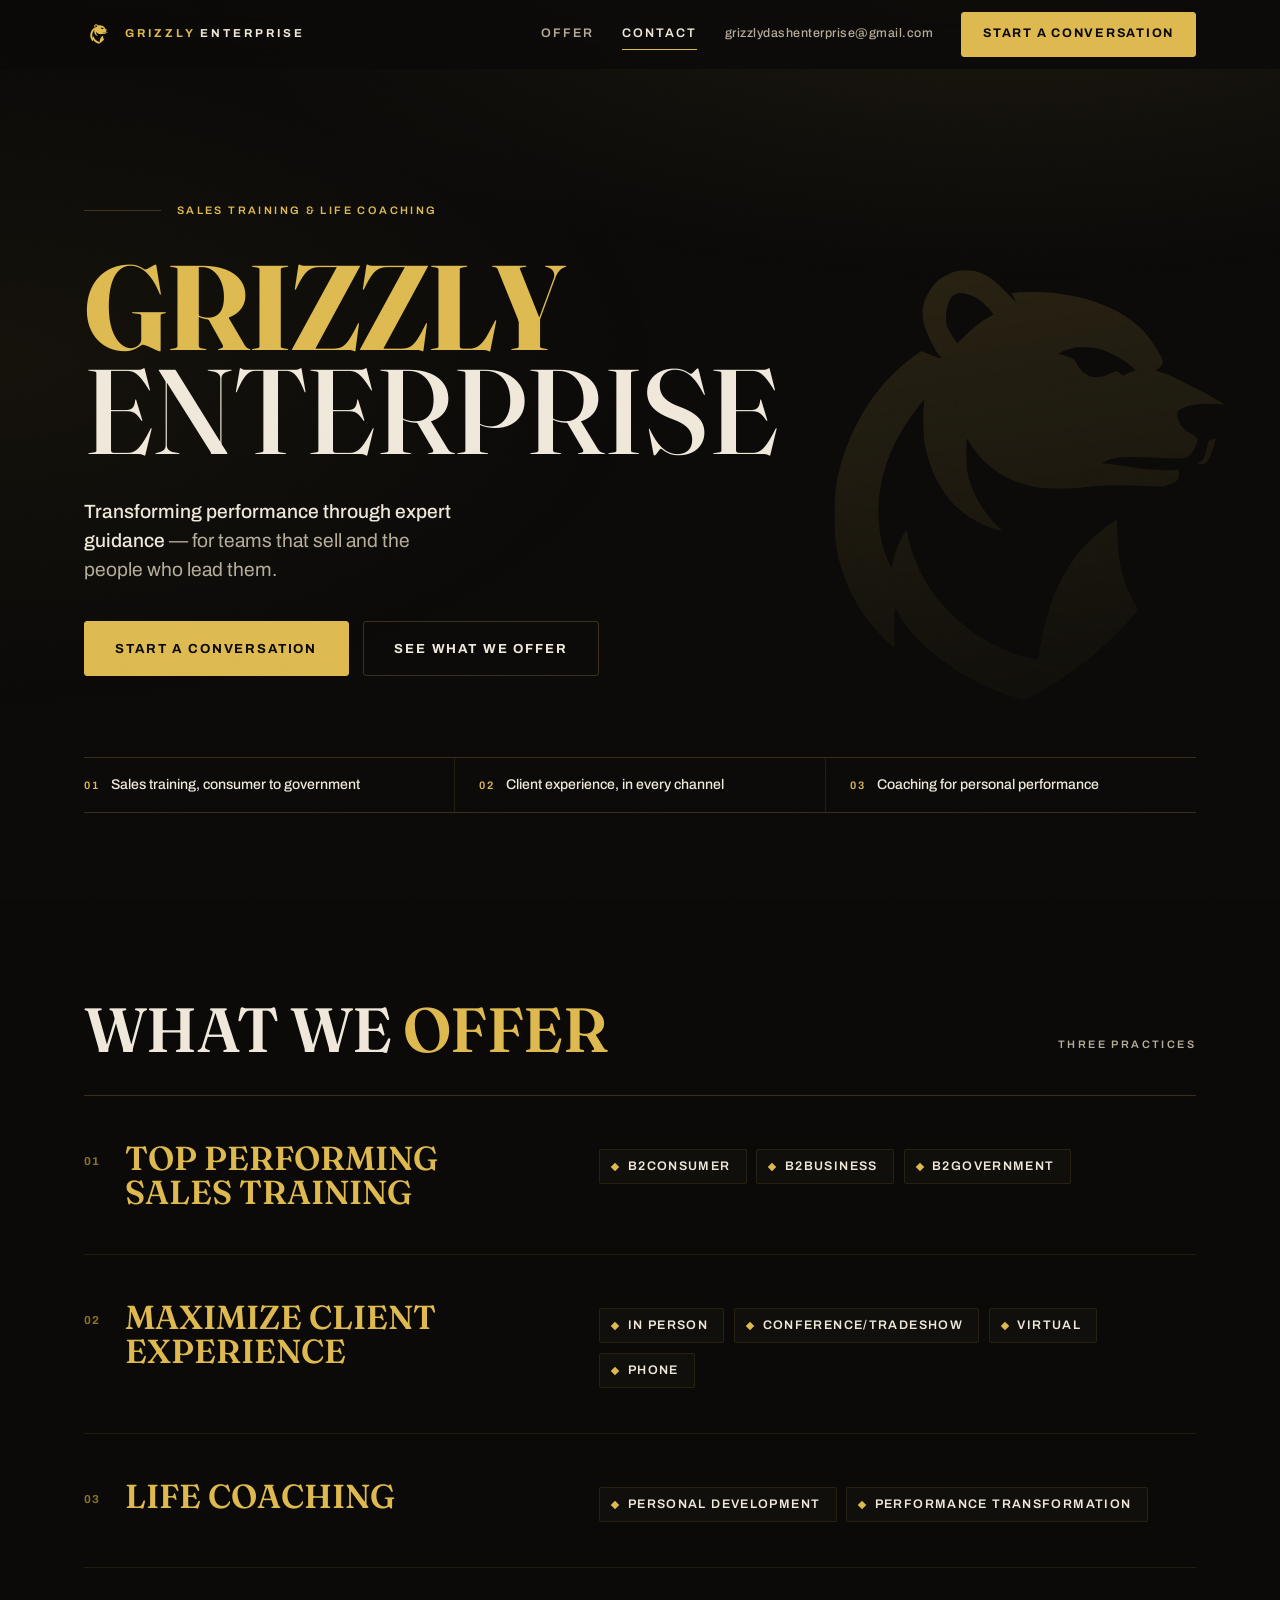
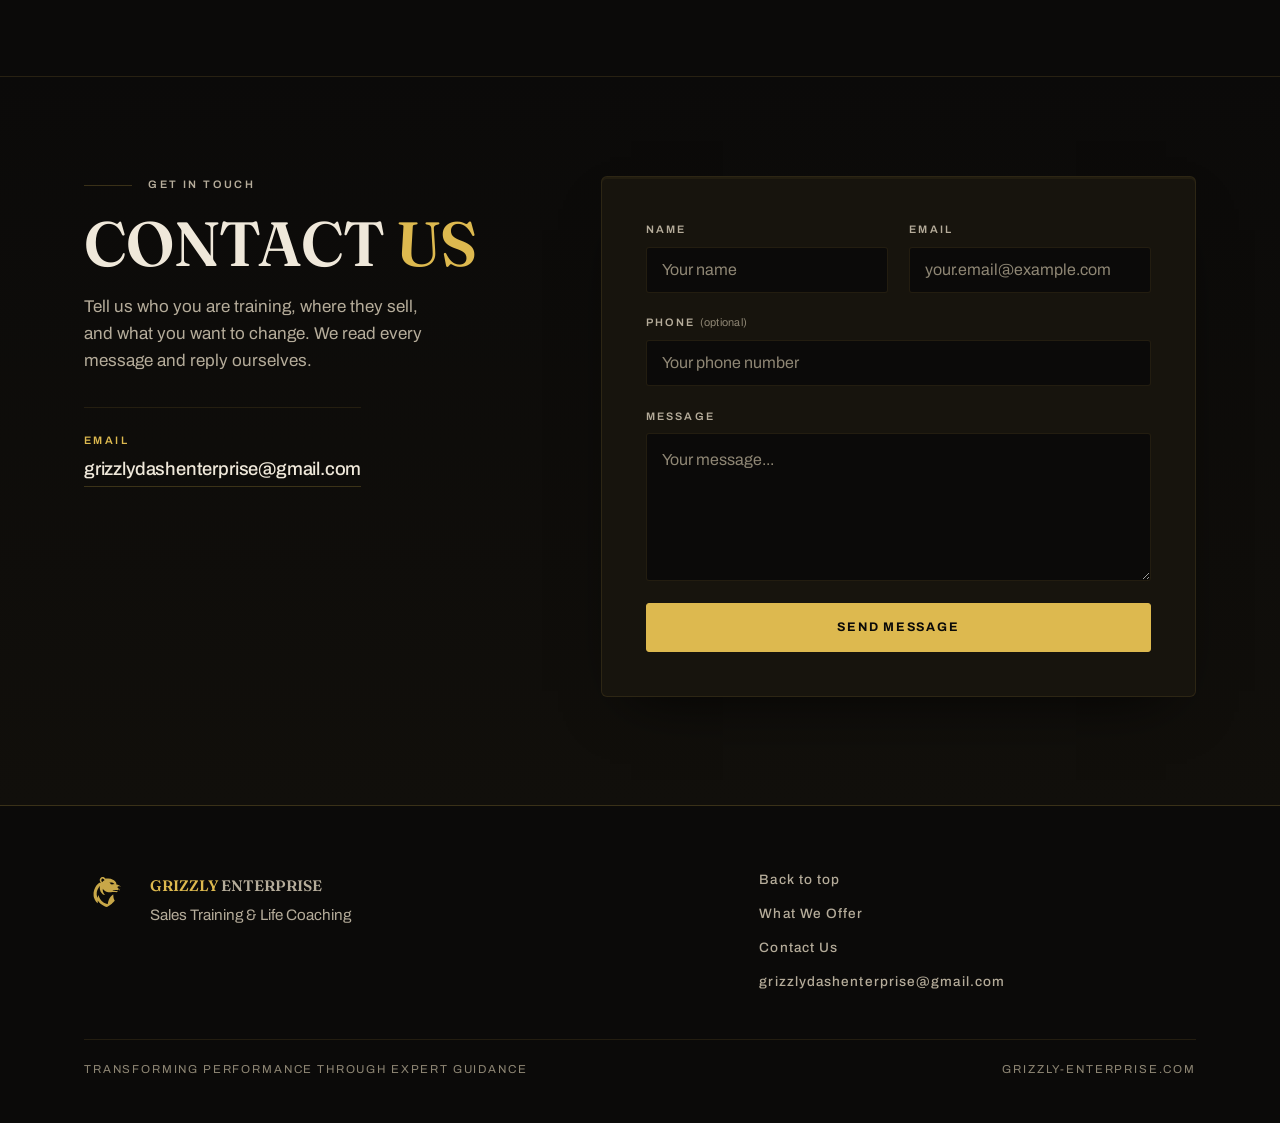
<file: bakeoff/entries/d-redesign-existing-projects.html>
<!DOCTYPE html>
<!--
  GRIZZLY ENTERPRISE — bake-off entry D  ·  skill: redesign-existing-projects
  ============================================================================
  AUDIT OF THE BASE (what was generic / wrong)
    · System font stack, everything 900-weight uppercase — loud everywhere, so
      no hierarchy anywhere. No scale contrast, no second voice.
    · Pure #000 canvas, one saturated gold, cool #c0c0c0 greys against a warm
      gold — two grey families fighting.
    · Three equal glass cards in a row: the single most templated layout there
      is. Same 20px radius, same drop shadow, same gold glow on every surface,
      so elevation communicates nothing.
    · Everything centred. Three stacked centred blocks, no navigation, no CTA,
      no footer, no way to act on the page.
    · Dead .about-* CSS, !important colour patches, a top:-200vh bleed hack,
      min-height:100vh dead gap above the form, clipped CONFERENCE/TRADESHOW.

  DESIGN CALLS
    1. Direction: "ledger / masthead". A dark editorial broadsheet rather than
       a glass-card landing page. Hairline gold rules, left-aligned masthead,
       numbered index rows, generous negative space.
    2. Type: Fraunces (display, soft/wonk axes) against Archivo (UI). Real
       scale contrast — 8.4rem masthead down to 0.68rem tracked micro-labels;
       weights 400/500/600/700; tabular-nums on the index numerals.
    3. Palette retune inside the fixed family: warm near-black #0B0A09 instead
       of pure black, one gold (#DDB94F) instead of four, and a single WARM
       neutral ramp (bone → clay) replacing the cool silvers.
    4. Two-tone lockup: GRIZZLY in gold, ENTERPRISE in bone. The wordmark is
       unchanged, the colour does the hierarchy.
    5. Logo as motif, recoloured in-palette: the bear is CSS-masked, so it
       ships once as a gold mark in the header/footer and once as an oversized
       gradient watermark bleeding off the hero's right edge.
    6. STRUCTURE THE BASE DOES NOT HAVE — (a) sticky header with real nav,
       scroll-spy aria-current, a mailto and a CTA, plus an aria-expanded
       mobile disclosure; (b) an asymmetric hero with a CTA path and a
       hairline spec strip; (c) the capability ledger — full-bleed numbered
       rows on a 1.05fr/1.35fr split with hairline separators, replacing the
       three equal cards; (d) chip list language instead of bullet dots;
       (e) a split contact section with a sticky rail; (f) a designed footer.
    7. Surface: no glass, no glow. One raised warm surface, hairline gold
       borders, a fixed feTurbulence grain overlay and one ambient radial.
    8. Motion is decorative only. Section rules draw in, the header settles on
       scroll, controls have hover/active/focus states. Nothing legible ever
       starts at opacity 0 — reveals are opt-in via a .motion-ok class that JS
       only sets when prefers-reduced-motion is not requested.
    9. Fixed from the defect list: color-scheme dark + theme-color, dead CSS
       removed, no !important, no -200vh hack, no 100vh dead gap, no clipping
       of CONFERENCE/TRADESHOW, reduced-motion honoured, role="status" on the
       form message, visible :focus-visible rings everywhere.
   10. Nothing was invented. No testimonials, logos, stats, prices, addresses
       or phone numbers. Added copy is navigational or descriptive only, and
       the only contact fact on the page is the email already shipped in the
       base's own error string.
-->
<html lang="en">
    <head>
        <meta charset="UTF-8" />
        <meta name="viewport" content="width=device-width, initial-scale=1.0" />
        <meta name="color-scheme" content="dark" />
        <meta name="theme-color" content="#0b0a09" />
        <meta
            name="description"
            content="Grizzly Enterprise — sales training and life coaching. Top performing sales training, client experience, and personal development."
        />
        <meta property="og:type" content="website" />
        <meta property="og:title" content="Grizzly Enterprise" />
        <meta
            property="og:description"
            content="Sales Training & Life Coaching. Transforming performance through expert guidance."
        />
        <title>Grizzly Enterprise — Sales Training &amp; Life Coaching</title>
        <link rel="preconnect" href="https://fonts.googleapis.com" />
        <link rel="preconnect" href="https://fonts.gstatic.com" crossorigin />
        <link
            href="https://fonts.googleapis.com/css2?family=Archivo:wght@400;500;600;700&family=Fraunces:opsz,wght@9..144,500;9..144,600;9..144,700&display=swap"
            rel="stylesheet"
        />
        <link rel="icon" type="image/svg+xml" href="[data-uri]" />
        <style>
/* ── tokens ──────────────────────────────────────────────────────────── */
:root {
    --bear: url('[data-uri]');

    /* warm near-black shell — never pure #000 */
    --ink: #0b0a09;
    --ink-2: #110f0b;
    --ink-3: #17140d;

    /* one gold, one ramp of warm neutrals */
    --gold: #ddb94f;
    --gold-hi: #f0d685;
    --gold-deep: #8f7226;
    --bone: #efe8da;
    --clay: #b5ac9a;
    --clay-dim: #8e8674;

    --hair: rgba(221, 185, 79, 0.22);
    --hair-soft: rgba(221, 185, 79, 0.11);
    --shadow: 0 24px 60px -30px rgba(0, 0, 0, 0.9),
        0 2px 0 0 rgba(221, 185, 79, 0.05) inset;

    --ok: #9ed49b;
    --bad: #f0a08c;

    --display: 'Fraunces', 'Iowan Old Style', Georgia, 'Times New Roman', serif;
    --ui: 'Archivo', -apple-system, BlinkMacSystemFont, 'Segoe UI', Roboto,
        Arial, sans-serif;

    --wrap: 1240px;
    --gut: clamp(1.25rem, 5vw, 4rem);
    --head-h: 68px;

    --z-grain: 60;
    --z-head: 70;
    --z-menu: 80;
}

*,
*::before,
*::after {
    margin: 0;
    padding: 0;
    box-sizing: border-box;
}

html {
    scroll-behavior: smooth;
    color-scheme: dark;
    -webkit-text-size-adjust: 100%;
}

body {
    background: var(--ink);
    color: var(--bone);
    font-family: var(--ui);
    font-size: 1.0625rem;
    line-height: 1.6;
    font-weight: 400;
    overflow-x: hidden;
    -webkit-font-smoothing: antialiased;
    text-rendering: optimizeLegibility;
}

/* ambient warmth + grain: breaks the flat vector feel */
body::before {
    content: '';
    position: fixed;
    inset: 0;
    z-index: 0;
    pointer-events: none;
    background: radial-gradient(
            110vw 70vh at 78% -10%,
            rgba(221, 185, 79, 0.09),
            transparent 60%
        ),
        radial-gradient(
            80vw 60vh at 0% 40%,
            rgba(143, 114, 38, 0.07),
            transparent 65%
        );
}

.grain {
    position: fixed;
    inset: 0;
    z-index: var(--z-grain);
    pointer-events: none;
    opacity: 0.5;
    mix-blend-mode: soft-light;
    background-image: url("data:image/svg+xml;utf8,<svg xmlns='http://www.w3.org/2000/svg' width='160' height='160'><filter id='n'><feTurbulence type='fractalNoise' baseFrequency='0.85' numOctaves='3' stitchTiles='stitch'/><feColorMatrix type='saturate' values='0'/></filter><rect width='160' height='160' filter='url(%23n)' opacity='0.28'/></svg>");
}

img {
    max-width: 100%;
    height: auto;
}

::selection {
    background: var(--gold);
    color: var(--ink);
}

/* ── shared bits ─────────────────────────────────────────────────────── */
.wrap {
    width: 100%;
    max-width: var(--wrap);
    margin-inline: auto;
    padding-inline: var(--gut);
}

main,
header,
footer {
    position: relative;
    z-index: 1;
}

.micro {
    font-family: var(--ui);
    font-size: 0.68rem;
    font-weight: 600;
    letter-spacing: 0.22em;
    text-transform: uppercase;
    color: var(--clay);
}

.num {
    font-variant-numeric: tabular-nums;
    letter-spacing: 0.08em;
}

.mark {
    display: block;
    background: var(--gold);
    -webkit-mask: var(--bear) center / contain no-repeat;
    mask: var(--bear) center / contain no-repeat;
}

.skip {
    position: absolute;
    left: -9999px;
    top: 0;
    z-index: 200;
    background: var(--gold);
    color: var(--ink);
    padding: 0.75rem 1.25rem;
    font-weight: 700;
    border-radius: 0 0 4px 0;
}
.skip:focus {
    left: 0;
}

:where(a, button, input, textarea, summary):focus-visible {
    outline: 2px solid var(--gold-hi);
    outline-offset: 3px;
    border-radius: 2px;
}

/* rules that draw in — decorative only, visible by default */
.rule {
    display: block;
    height: 1px;
    background: var(--hair);
    transform-origin: left center;
}

/* ── header ──────────────────────────────────────────────────────────── */
.site-head {
    position: sticky;
    top: 0;
    z-index: var(--z-head);
    background: rgba(11, 10, 9, 0.82);
    backdrop-filter: blur(14px) saturate(120%);
    border-bottom: 1px solid transparent;
    transition: border-color 0.3s ease, background 0.3s ease;
}
.site-head.is-stuck {
    border-bottom-color: var(--hair-soft);
    background: rgba(11, 10, 9, 0.94);
}

.head-in {
    height: var(--head-h);
    display: flex;
    align-items: center;
    gap: 1.5rem;
}

.brand {
    display: inline-flex;
    align-items: center;
    gap: 0.7rem;
    text-decoration: none;
    color: var(--bone);
    margin-right: auto;
}
.brand .mark {
    width: 30px;
    height: 30px;
    flex: none;
    transition: transform 0.35s cubic-bezier(0.2, 0.8, 0.2, 1);
}
.brand:hover .mark {
    transform: translateY(-2px) rotate(-4deg);
}
.brand-word {
    font-family: var(--ui);
    font-size: 0.72rem;
    font-weight: 700;
    letter-spacing: 0.26em;
    text-transform: uppercase;
    line-height: 1;
    white-space: nowrap;
}
.brand-word b {
    color: var(--gold);
    font-weight: 700;
}

.nav {
    display: flex;
    align-items: center;
    gap: clamp(1rem, 2.2vw, 2rem);
}
.nav a:not(.btn) {
    position: relative;
    font-size: 0.78rem;
    font-weight: 600;
    letter-spacing: 0.16em;
    text-transform: uppercase;
    color: var(--clay);
    text-decoration: none;
    padding-block: 0.4rem;
    transition: color 0.2s ease;
}
.nav a:not(.btn)::after {
    content: '';
    position: absolute;
    left: 0;
    right: 0;
    bottom: 0;
    height: 1px;
    background: var(--gold);
    transform: scaleX(0);
    transform-origin: left;
    transition: transform 0.28s cubic-bezier(0.2, 0.8, 0.2, 1);
}
.nav a:not(.btn):hover,
.nav a[aria-current='true'] {
    color: var(--bone);
}
.nav a:not(.btn):hover::after,
.nav a[aria-current='true']::after {
    transform: scaleX(1);
}
.nav a.nav-mail {
    letter-spacing: 0.04em;
    text-transform: none;
    font-weight: 500;
}

.btn {
    --btn-bg: var(--gold);
    display: inline-flex;
    align-items: center;
    justify-content: center;
    gap: 0.6rem;
    font-family: var(--ui);
    font-size: 0.78rem;
    font-weight: 700;
    letter-spacing: 0.14em;
    text-transform: uppercase;
    color: var(--ink);
    background: var(--btn-bg);
    border: 1px solid var(--btn-bg);
    border-radius: 3px;
    padding: 0.72rem 1.3rem;
    text-decoration: none;
    cursor: pointer;
    transition: background 0.22s ease, border-color 0.22s ease,
        transform 0.12s ease, box-shadow 0.22s ease;
}
.btn:hover {
    --btn-bg: var(--gold-hi);
    box-shadow: 0 10px 24px -16px rgba(0, 0, 0, 0.95);
}
.btn:active {
    transform: translateY(1px);
}
.btn-ghost {
    background: transparent;
    color: var(--bone);
    border-color: var(--hair);
}
.btn-ghost:hover {
    background: rgba(221, 185, 79, 0.08);
    border-color: var(--gold);
    color: var(--gold-hi);
    box-shadow: none;
}
.btn-lg {
    padding: 1rem 1.9rem;
    font-size: 0.82rem;
}

.menu-btn {
    display: none;
    background: transparent;
    border: 1px solid var(--hair);
    border-radius: 3px;
    color: var(--bone);
    padding: 0.55rem 0.7rem;
    cursor: pointer;
    line-height: 0;
}
.menu-btn span {
    display: block;
    width: 18px;
    height: 1.5px;
    background: currentColor;
    transition: transform 0.25s ease, opacity 0.2s ease;
}
.menu-btn span + span {
    margin-top: 4px;
}
.menu-btn[aria-expanded='true'] span:nth-child(1) {
    transform: translateY(5.5px) rotate(45deg);
}
.menu-btn[aria-expanded='true'] span:nth-child(2) {
    opacity: 0;
}
.menu-btn[aria-expanded='true'] span:nth-child(3) {
    transform: translateY(-5.5px) rotate(-45deg);
}

.menu-panel {
    display: none;
    border-top: 1px solid var(--hair-soft);
    background: var(--ink-2);
}
.menu-panel .wrap {
    display: grid;
    gap: 0.25rem;
    padding-block: 1rem 1.5rem;
}
.menu-panel a:not(.btn) {
    display: block;
    padding: 0.85rem 0;
    border-bottom: 1px solid var(--hair-soft);
    color: var(--bone);
    text-decoration: none;
    font-size: 0.82rem;
    font-weight: 600;
    letter-spacing: 0.16em;
    text-transform: uppercase;
}
.menu-panel .btn {
    margin-top: 1rem;
    width: 100%;
}

/* ── hero ────────────────────────────────────────────────────────────── */
.hero {
    position: relative;
    overflow: hidden;
    padding-block: clamp(3.5rem, 9vh, 7rem) clamp(2rem, 4vh, 3rem);
    min-height: calc(100dvh - var(--head-h));
    display: flex;
    flex-direction: column;
    justify-content: center;
}

.hero-mark {
    position: absolute;
    right: -6vw;
    top: 50%;
    translate: 0 -50%;
    width: min(56vw, 660px);
    aspect-ratio: 1;
    background: linear-gradient(
        170deg,
        var(--gold) 0%,
        rgba(221, 185, 79, 0.25) 70%,
        transparent 100%
    );
    -webkit-mask: var(--bear) center / contain no-repeat;
    mask: var(--bear) center / contain no-repeat;
    opacity: 0.17;
    pointer-events: none;
}

.hero-in {
    position: relative;
    z-index: 1;
}

.eyebrow {
    display: flex;
    align-items: center;
    gap: 1rem;
    margin-bottom: clamp(1.5rem, 4vh, 2.75rem);
}
.eyebrow .rule {
    width: clamp(2rem, 6vw, 5rem);
    flex: none;
}
.eyebrow span {
    color: var(--gold);
}

.masthead {
    font-family: var(--display);
    font-optical-sizing: auto;
    font-weight: 700;
    font-size: clamp(2.6rem, 9.4vw, 8.4rem);
    line-height: 0.86;
    letter-spacing: -0.015em;
    text-transform: uppercase;
    color: var(--gold);
}
.masthead .ent {
    display: block;
    color: var(--bone);
    font-weight: 500;
    letter-spacing: -0.005em;
}

.deck {
    margin-top: clamp(1.5rem, 4vh, 2.5rem);
    max-width: 34ch;
    font-size: clamp(1.05rem, 1.5vw, 1.3rem);
    line-height: 1.5;
    color: var(--clay);
    text-wrap: pretty;
}
.deck strong {
    color: var(--bone);
    font-weight: 500;
}

.hero-actions {
    margin-top: clamp(1.75rem, 4vh, 2.75rem);
    display: flex;
    flex-wrap: wrap;
    gap: 0.9rem;
}

.spec {
    margin-top: clamp(3rem, 9vh, 6rem);
    display: grid;
    grid-template-columns: repeat(3, minmax(0, 1fr));
    gap: 1px;
    background: var(--hair-soft);
    border-block: 1px solid var(--hair-soft);
}
.spec > div {
    background: var(--ink);
    padding: 1.1rem clamp(0.75rem, 2vw, 1.5rem) 1.1rem 0;
    display: flex;
    align-items: baseline;
    gap: 0.75rem;
}
.spec > div + div {
    padding-left: clamp(0.75rem, 2vw, 1.5rem);
}
.spec b {
    color: var(--gold);
    font-size: 0.68rem;
    font-weight: 600;
    letter-spacing: 0.16em;
}
.spec p {
    font-size: clamp(0.82rem, 1.1vw, 0.95rem);
    color: var(--bone);
    font-weight: 500;
    line-height: 1.35;
    text-wrap: balance;
}

/* ── section furniture ───────────────────────────────────────────────── */
.section {
    padding-block: clamp(4.5rem, 11vh, 8rem) clamp(5rem, 12vh, 9rem);
    scroll-margin-top: var(--head-h);
}

.section-head {
    display: grid;
    grid-template-columns: minmax(0, 1fr) auto;
    align-items: end;
    gap: 1.5rem 2rem;
    padding-bottom: clamp(1.5rem, 4vh, 2.5rem);
}
.section-title {
    font-family: var(--display);
    font-optical-sizing: auto;
    font-weight: 600;
    font-size: clamp(2.1rem, 5.4vw, 3.9rem);
    line-height: 0.95;
    letter-spacing: -0.01em;
    text-transform: uppercase;
    color: var(--bone);
    text-wrap: balance;
}
.section-title em {
    font-style: normal;
    color: var(--gold);
}
.section-note {
    color: var(--clay);
    padding-bottom: 0.35rem;
}

/* ── capability ledger ───────────────────────────────────────────────── */
.ledger {
    border-top: 1px solid var(--hair);
}

.row {
    display: grid;
    grid-template-columns: minmax(0, 1.05fr) minmax(0, 1.35fr);
    gap: clamp(1.5rem, 4vw, 4rem);
    padding-block: clamp(2.25rem, 5vh, 3.5rem);
    border-bottom: 1px solid var(--hair-soft);
    transition: background 0.35s ease;
}
.row:hover {
    background: linear-gradient(
        90deg,
        rgba(221, 185, 79, 0.045),
        transparent 65%
    );
}

.row-id {
    display: flex;
    align-items: flex-start;
    gap: clamp(0.9rem, 2vw, 1.6rem);
}
.row-id .idx {
    font-family: var(--ui);
    font-size: 0.72rem;
    font-weight: 700;
    color: var(--gold-deep);
    padding-top: 0.65rem;
    flex: none;
}
.row-title {
    font-family: var(--display);
    font-optical-sizing: auto;
    font-weight: 600;
    font-size: clamp(1.45rem, 2.6vw, 2.3rem);
    line-height: 1.02;
    letter-spacing: 0;
    text-transform: uppercase;
    color: var(--gold);
    text-wrap: balance;
    overflow-wrap: break-word;
}

.chips {
    list-style: none;
    display: flex;
    flex-wrap: wrap;
    align-content: flex-start;
    gap: 0.6rem;
    padding-top: 0.5rem;
}
.chips li {
    display: inline-flex;
    align-items: center;
    gap: 0.6rem;
    max-width: 100%;
    padding: 0.55rem 0.95rem 0.55rem 0.75rem;
    border: 1px solid var(--hair-soft);
    border-radius: 2px;
    background: var(--ink-2);
    color: var(--bone);
    font-size: 0.78rem;
    font-weight: 600;
    letter-spacing: 0.11em;
    text-transform: uppercase;
    line-height: 1.25;
    overflow-wrap: anywhere;
    transition: border-color 0.25s ease, color 0.25s ease,
        background 0.25s ease, transform 0.25s ease;
}
.chips li::before {
    content: '';
    width: 6px;
    height: 6px;
    flex: none;
    background: var(--gold);
    transform: rotate(45deg);
}
.row:hover .chips li {
    border-color: var(--hair);
}
.chips li:hover {
    border-color: var(--gold);
    color: var(--gold-hi);
    background: var(--ink-3);
    transform: translateY(-2px);
}

/* ── contact ─────────────────────────────────────────────────────────── */
.contact {
    background: linear-gradient(180deg, var(--ink) 0%, var(--ink-2) 100%);
    border-top: 1px solid var(--hair-soft);
}
.contact-grid {
    display: grid;
    grid-template-columns: minmax(0, 0.85fr) minmax(0, 1.15fr);
    gap: clamp(2.5rem, 6vw, 5.5rem);
    align-items: start;
}
.contact-rail {
    position: sticky;
    top: calc(var(--head-h) + 3rem);
}
.contact-rail .section-title {
    margin-block: 1.25rem 1.25rem;
}
.contact-rail p {
    color: var(--clay);
    max-width: 34ch;
    text-wrap: pretty;
}
.rail-mail {
    display: inline-flex;
    flex-direction: column;
    gap: 0.35rem;
    margin-top: 2rem;
    padding-top: 1.5rem;
    border-top: 1px solid var(--hair-soft);
    text-decoration: none;
    color: var(--bone);
    max-width: 100%;
}
.rail-mail span {
    color: var(--gold);
}
.rail-mail b {
    font-size: clamp(0.95rem, 1.5vw, 1.15rem);
    font-weight: 500;
    letter-spacing: -0.01em;
    overflow-wrap: anywhere;
    border-bottom: 1px solid var(--hair);
    padding-bottom: 2px;
    transition: color 0.2s ease, border-color 0.2s ease;
}
.rail-mail:hover b {
    color: var(--gold-hi);
    border-color: var(--gold);
}

.panel {
    background: var(--ink-3);
    border: 1px solid var(--hair-soft);
    border-radius: 6px;
    padding: clamp(1.5rem, 3.5vw, 2.75rem);
    box-shadow: var(--shadow);
}

.form {
    display: grid;
    gap: 1.35rem;
}
.pair {
    display: grid;
    grid-template-columns: repeat(2, minmax(0, 1fr));
    gap: 1.35rem;
}
.field {
    display: grid;
    gap: 0.5rem;
}
.field label {
    font-size: 0.68rem;
    font-weight: 600;
    letter-spacing: 0.2em;
    text-transform: uppercase;
    color: var(--clay);
    transition: color 0.2s ease;
}
.field:focus-within label {
    color: var(--gold);
}
.field .optional {
    text-transform: none;
    letter-spacing: 0.02em;
    font-weight: 400;
    color: var(--clay-dim);
}
.field input,
.field textarea {
    width: 100%;
    font-family: var(--ui);
    font-size: 1rem;
    color: var(--bone);
    background: var(--ink);
    border: 1px solid var(--hair-soft);
    border-radius: 3px;
    padding: 0.85rem 0.95rem;
    transition: border-color 0.2s ease, background 0.2s ease;
}
.field textarea {
    min-height: 148px;
    resize: vertical;
    line-height: 1.55;
}
.field input::placeholder,
.field textarea::placeholder {
    color: var(--clay-dim);
}
.field input:hover,
.field textarea:hover {
    border-color: var(--hair);
}
.field input:focus,
.field textarea:focus {
    border-color: var(--gold);
    background: var(--ink-2);
    outline: 2px solid var(--gold-hi);
    outline-offset: 2px;
}

.form .btn {
    width: 100%;
    padding-block: 1.05rem;
}
.form .btn[disabled] {
    opacity: 0.6;
    cursor: progress;
}

.status {
    display: none;
    border-left: 2px solid var(--clay-dim);
    background: var(--ink-2);
    padding: 0.9rem 1rem;
    font-size: 0.95rem;
    line-height: 1.5;
    color: var(--bone);
    overflow-wrap: anywhere;
}
.status[data-state='success'],
.status[data-state='error'] {
    display: block;
}
.status[data-state='success'] {
    border-left-color: var(--ok);
}
.status[data-state='error'] {
    border-left-color: var(--bad);
}
.status b {
    display: block;
    font-size: 0.68rem;
    font-weight: 700;
    letter-spacing: 0.2em;
    text-transform: uppercase;
    margin-bottom: 0.3rem;
}
.status[data-state='success'] b {
    color: var(--ok);
}
.status[data-state='error'] b {
    color: var(--bad);
}

/* ── footer ──────────────────────────────────────────────────────────── */
.site-foot {
    border-top: 1px solid var(--hair);
    background: var(--ink);
    padding-block: clamp(3rem, 7vh, 4.5rem) clamp(2rem, 5vh, 3rem);
}
.foot-grid {
    display: grid;
    grid-template-columns: minmax(0, 1.4fr) minmax(0, 1fr);
    gap: clamp(2rem, 5vw, 4rem);
    align-items: start;
}
.foot-brand {
    display: flex;
    gap: 1.25rem;
    align-items: flex-start;
}
.foot-brand .mark {
    width: 46px;
    height: 46px;
    flex: none;
    opacity: 0.9;
}
.foot-word {
    font-family: var(--display);
    font-optical-sizing: auto;
    font-weight: 600;
    font-size: clamp(1.4rem, 3vw, 2rem);
    line-height: 0.95;
    text-transform: uppercase;
    color: var(--bone);
}
.foot-word em {
    font-style: normal;
    color: var(--gold);
}
.foot-brand p {
    margin-top: 0.6rem;
    color: var(--clay);
    font-size: 0.95rem;
}
.foot-links {
    display: grid;
    gap: 0.7rem;
    justify-items: start;
}
.foot-links a {
    color: var(--clay);
    text-decoration: none;
    font-size: 0.85rem;
    font-weight: 500;
    letter-spacing: 0.08em;
    border-bottom: 1px solid transparent;
    transition: color 0.2s ease, border-color 0.2s ease;
}
.foot-links a:hover {
    color: var(--gold);
    border-bottom-color: var(--hair);
}
.foot-base {
    margin-top: clamp(2rem, 5vh, 3rem);
    padding-top: 1.25rem;
    border-top: 1px solid var(--hair-soft);
    display: flex;
    flex-wrap: wrap;
    gap: 0.75rem 1.5rem;
    justify-content: space-between;
    color: var(--clay-dim);
    font-size: 0.72rem;
    letter-spacing: 0.16em;
    text-transform: uppercase;
}

/* ── motion (opt-in, decorative only) ────────────────────────────────── */
.motion-ok .rule-draw {
    transform: scaleX(0);
    transition: transform 0.7s cubic-bezier(0.2, 0.8, 0.2, 1);
}
.motion-ok .rule-draw.in {
    transform: scaleX(1);
}
.motion-ok .row {
    transform: translateY(14px);
    transition: transform 0.55s cubic-bezier(0.2, 0.8, 0.2, 1),
        background 0.35s ease;
}
.motion-ok .row.in {
    transform: none;
}

@media (prefers-reduced-motion: reduce) {
    html {
        scroll-behavior: auto;
    }
    *,
    *::before,
    *::after {
        animation-duration: 0.01ms !important;
        animation-iteration-count: 1 !important;
        transition-duration: 0.01ms !important;
    }
    .motion-ok .row,
    .motion-ok .rule-draw {
        transform: none;
    }
}

/* ── responsive ──────────────────────────────────────────────────────── */
@media (max-width: 1020px) {
    .contact-grid {
        grid-template-columns: 1fr;
    }
    .contact-rail {
        position: static;
    }
}

@media (max-width: 860px) {
    :root {
        --head-h: 60px;
    }
    .nav {
        display: none;
    }
    .menu-btn {
        display: block;
    }
    .menu-panel.is-open {
        display: block;
    }
    .hero {
        min-height: 0;
        padding-block: clamp(2.5rem, 8vh, 4rem) 0;
    }
    .hero-mark {
        width: 78vw;
        right: -22vw;
        top: auto;
        bottom: 4rem;
        translate: none;
        opacity: 0.1;
    }
    .deck {
        max-width: 40ch;
    }
    .spec {
        grid-template-columns: 1fr;
    }
    .spec > div + div {
        padding-left: 0;
    }
    .row {
        grid-template-columns: 1fr;
        gap: 1.25rem;
    }
    .row-id .idx {
        padding-top: 0.35rem;
    }
    .section-head {
        grid-template-columns: 1fr;
        align-items: start;
    }
    .foot-grid {
        grid-template-columns: 1fr;
    }
}

@media (max-width: 560px) {
    .pair {
        grid-template-columns: 1fr;
    }
    .hero-actions .btn {
        width: 100%;
    }
    .brand-word {
        font-size: 0.62rem;
        letter-spacing: 0.2em;
    }
}
        </style>
    </head>
    <body>
        <div class="grain" aria-hidden="true"></div>
        <a class="skip" href="#main">Skip to content</a>

        <header class="site-head" id="top">
            <div class="wrap head-in">
                <a class="brand" href="#top" aria-label="Grizzly Enterprise — top of page">
                    <span class="mark" aria-hidden="true"></span>
                    <span class="brand-word"><b>GRIZZLY</b> ENTERPRISE</span>
                </a>

                <nav class="nav" id="primary-nav" aria-label="Primary">
                    <a href="#offer" data-spy="offer">Offer</a>
                    <a href="#contact" data-spy="contact">Contact</a>
                    <a class="nav-mail" href="mailto:grizzlydashenterprise@gmail.com"
                        >grizzlydashenterprise@gmail.com</a
                    >
                    <a class="btn" href="#contact">Start a conversation</a>
                </nav>

                <button
                    class="menu-btn"
                    id="menuBtn"
                    type="button"
                    aria-expanded="false"
                    aria-controls="menuPanel"
                    aria-label="Menu"
                >
                    <span></span><span></span><span></span>
                </button>
            </div>
            <div class="menu-panel" id="menuPanel" hidden>
                <div class="wrap">
                    <a href="#offer">Offer</a>
                    <a href="#contact">Contact</a>
                    <a href="mailto:grizzlydashenterprise@gmail.com">Email us</a>
                    <a class="btn" href="#contact">Start a conversation</a>
                </div>
            </div>
        </header>

        <main id="main" tabindex="-1">
            <!-- HERO — asymmetric masthead, CTA path, spec strip -->
            <section class="hero">
                <span class="hero-mark" aria-hidden="true"></span>
                <div class="wrap hero-in">
                    <p class="eyebrow micro">
                        <span class="rule rule-draw" aria-hidden="true"></span>
                        <span>Sales Training &amp; Life Coaching</span>
                    </p>

                    <h1 class="masthead">
                        GRIZZLY
                        <span class="ent">ENTERPRISE</span>
                    </h1>

                    <p class="deck">
                        <strong>Transforming performance through expert guidance</strong>
                        — for teams that sell and the people who lead them.
                    </p>

                    <div class="hero-actions">
                        <a class="btn btn-lg" href="#contact">Start a conversation</a>
                        <a class="btn btn-ghost btn-lg" href="#offer">See what we offer</a>
                    </div>

                    <div class="spec">
                        <div>
                            <b class="num">01</b>
                            <p>Sales training, consumer to government</p>
                        </div>
                        <div>
                            <b class="num">02</b>
                            <p>Client experience, in every channel</p>
                        </div>
                        <div>
                            <b class="num">03</b>
                            <p>Coaching for personal performance</p>
                        </div>
                    </div>
                </div>
            </section>

            <!-- OFFER — numbered ledger rows, not three equal cards -->
            <section class="section" id="offer" aria-labelledby="offer-title">
                <div class="wrap">
                    <div class="section-head">
                        <h2 class="section-title" id="offer-title">
                            What We <em>Offer</em>
                        </h2>
                        <p class="section-note micro">Three practices</p>
                    </div>

                    <div class="ledger">
                        <article class="row">
                            <div class="row-id">
                                <span class="idx num" aria-hidden="true">01</span>
                                <h3 class="row-title">TOP PERFORMING SALES TRAINING</h3>
                            </div>
                            <ul class="chips">
                                <li>B2CONSUMER</li>
                                <li>B2BUSINESS</li>
                                <li>B2GOVERNMENT</li>
                            </ul>
                        </article>

                        <article class="row">
                            <div class="row-id">
                                <span class="idx num" aria-hidden="true">02</span>
                                <h3 class="row-title">MAXIMIZE CLIENT EXPERIENCE</h3>
                            </div>
                            <ul class="chips">
                                <li>IN PERSON</li>
                                <li>CONFERENCE/TRADESHOW</li>
                                <li>VIRTUAL</li>
                                <li>PHONE</li>
                            </ul>
                        </article>

                        <article class="row">
                            <div class="row-id">
                                <span class="idx num" aria-hidden="true">03</span>
                                <h3 class="row-title">LIFE COACHING</h3>
                            </div>
                            <ul class="chips">
                                <li>PERSONAL DEVELOPMENT</li>
                                <li>PERFORMANCE TRANSFORMATION</li>
                            </ul>
                        </article>
                    </div>
                </div>
            </section>

            <!-- CONTACT — split rail + panel, no 100vh dead gap -->
            <section class="section contact" id="contact" aria-labelledby="contact-title">
                <div class="wrap contact-grid">
                    <div class="contact-rail">
                        <p class="micro">
                            <span class="rule rule-draw" aria-hidden="true"
                                style="width: 3rem; display: inline-block; vertical-align: middle; margin-right: 0.75rem"
                            ></span>
                            Get in touch
                        </p>
                        <h2 class="section-title" id="contact-title">
                            Contact <em>Us</em>
                        </h2>
                        <p>
                            Tell us who you are training, where they sell, and what
                            you want to change. We read every message and reply
                            ourselves.
                        </p>
                        <a class="rail-mail" href="mailto:grizzlydashenterprise@gmail.com">
                            <span class="micro">Email</span>
                            <b>grizzlydashenterprise@gmail.com</b>
                        </a>
                    </div>

                    <div class="panel">
                        <form
                            class="form"
                            id="contactForm"
                            action="https://formspree.io/f/mqanzkpa"
                            method="POST"
                            novalidate
                        >
                            <div class="pair">
                                <div class="field">
                                    <label for="name">Name</label>
                                    <input
                                        type="text"
                                        id="name"
                                        name="name"
                                        placeholder="Your name"
                                        autocomplete="name"
                                        required
                                    />
                                </div>
                                <div class="field">
                                    <label for="email">Email</label>
                                    <input
                                        type="email"
                                        id="email"
                                        name="email"
                                        placeholder="your.email@example.com"
                                        autocomplete="email"
                                        required
                                    />
                                </div>
                            </div>

                            <div class="field">
                                <label for="phone"
                                    >Phone
                                    <span class="optional">(optional)</span></label
                                >
                                <input
                                    type="tel"
                                    id="phone"
                                    name="phone"
                                    placeholder="Your phone number"
                                    autocomplete="tel"
                                />
                            </div>

                            <div class="field">
                                <label for="message">Message</label>
                                <textarea
                                    id="message"
                                    name="message"
                                    placeholder="Your message..."
                                    required
                                ></textarea>
                            </div>

                            <button type="submit" class="btn" id="submitBtn">
                                Send Message
                            </button>

                            <p
                                class="status"
                                id="formStatus"
                                role="status"
                                aria-live="polite"
                            ></p>
                        </form>
                    </div>
                </div>
            </section>
        </main>

        <footer class="site-foot">
            <div class="wrap">
                <div class="foot-grid">
                    <div class="foot-brand">
                        <span class="mark" aria-hidden="true"></span>
                        <div>
                            <p class="foot-word"><em>GRIZZLY</em> ENTERPRISE</p>
                            <p>Sales Training &amp; Life Coaching</p>
                        </div>
                    </div>
                    <nav class="foot-links" aria-label="Footer">
                        <a href="#top">Back to top</a>
                        <a href="#offer">What We Offer</a>
                        <a href="#contact">Contact Us</a>
                        <a href="mailto:grizzlydashenterprise@gmail.com"
                            >grizzlydashenterprise@gmail.com</a
                        >
                    </nav>
                </div>
                <div class="foot-base">
                    <span>Transforming performance through expert guidance</span>
                    <span>grizzly-enterprise.com</span>
                </div>
            </div>
        </footer>

        <script>
/* ── form: contract preserved (POST → formspree, fetch + Accept json) ── */
const contactForm = document.getElementById('contactForm');
const formStatus = document.getElementById('formStatus');
const submitBtn = document.getElementById('submitBtn');

const setStatus = (state, label, text) => {
    formStatus.dataset.state = state;
    formStatus.innerHTML = '';
    const b = document.createElement('b');
    b.textContent = label;
    formStatus.append(b, document.createTextNode(text));
};

contactForm.addEventListener('submit', async (e) => {
    e.preventDefault();

    if (!contactForm.checkValidity()) {
        setStatus(
            'error',
            'Not sent',
            'Please fill in your name, a valid email address, and a message.'
        );
        contactForm.reportValidity();
        return;
    }

    const originalText = submitBtn.textContent;
    submitBtn.textContent = 'Sending…';
    submitBtn.disabled = true;
    formStatus.dataset.state = '';

    try {
        const formData = new FormData(contactForm);

        const response = await fetch(contactForm.action, {
            method: 'POST',
            body: formData,
            headers: {
                Accept: 'application/json',
            },
        });

        const data = await response.json();

        if (response.ok) {
            setStatus(
                'success',
                'Sent',
                'Thank you — your message has been sent. We will reply to the email address you gave.'
            );
            contactForm.reset();
        } else {
            if (data.errors) {
                const errorMessages = data.errors
                    .map((err) => err.message || err)
                    .join(', ');
                throw new Error(`Validation errors: ${errorMessages}`);
            }
            throw new Error(data.error || 'Form submission failed');
        }
    } catch (error) {
        const errorMessage =
            error.message && error.message.includes('Validation errors')
                ? error.message
                : 'We could not send your message. Please try again, or email us directly at grizzlydashenterprise@gmail.com.';
        setStatus('error', 'Not sent', errorMessage);
    } finally {
        submitBtn.textContent = originalText;
        submitBtn.disabled = false;
    }
});

/* ── mobile disclosure ─────────────────────────────────────────────── */
const menuBtn = document.getElementById('menuBtn');
const menuPanel = document.getElementById('menuPanel');

const closeMenu = () => {
    menuBtn.setAttribute('aria-expanded', 'false');
    menuPanel.classList.remove('is-open');
    menuPanel.hidden = true;
};

menuBtn.addEventListener('click', () => {
    const open = menuBtn.getAttribute('aria-expanded') === 'true';
    if (open) {
        closeMenu();
    } else {
        menuBtn.setAttribute('aria-expanded', 'true');
        menuPanel.hidden = false;
        menuPanel.classList.add('is-open');
    }
});

menuPanel.addEventListener('click', (e) => {
    if (e.target.closest('a')) closeMenu();
});

document.addEventListener('keydown', (e) => {
    if (e.key === 'Escape' && menuBtn.getAttribute('aria-expanded') === 'true') {
        closeMenu();
        menuBtn.focus();
    }
});

/* ── header state on scroll ────────────────────────────────────────── */
const head = document.querySelector('.site-head');
const onScroll = () => head.classList.toggle('is-stuck', window.scrollY > 8);
onScroll();
window.addEventListener('scroll', onScroll, { passive: true });

/* ── scroll-spy: marks the current section in the nav ──────────────── */
const spyLinks = new Map(
    [...document.querySelectorAll('.nav a[data-spy]')].map((a) => [
        a.dataset.spy,
        a,
    ])
);
if ('IntersectionObserver' in window && spyLinks.size) {
    const spy = new IntersectionObserver(
        (entries) => {
            entries.forEach((entry) => {
                const link = spyLinks.get(entry.target.id);
                if (!link) return;
                if (entry.isIntersecting) {
                    spyLinks.forEach((l) => l.removeAttribute('aria-current'));
                    link.setAttribute('aria-current', 'true');
                }
            });
        },
        { rootMargin: '-45% 0px -50% 0px' }
    );
    spyLinks.forEach((_, id) => {
        const section = document.getElementById(id);
        if (section) spy.observe(section);
    });
}

/* ── decorative reveals: opt-in, never hides readable content ──────── */
const motionOK =
    !window.matchMedia ||
    !window.matchMedia('(prefers-reduced-motion: reduce)').matches;

if (motionOK && 'IntersectionObserver' in window) {
    document.documentElement.classList.add('motion-ok');
    const reveal = new IntersectionObserver(
        (entries, obs) => {
            entries.forEach((entry) => {
                if (!entry.isIntersecting) return;
                entry.target.classList.add('in');
                obs.unobserve(entry.target);
            });
        },
        { rootMargin: '0px 0px -8% 0px', threshold: 0.15 }
    );
    const targets = document.querySelectorAll('.rule-draw, .row');
    targets.forEach((el) => reveal.observe(el));
    // safety net: if anything is still waiting, settle it.
    window.setTimeout(
        () => targets.forEach((el) => el.classList.add('in')),
        2000
    );
}
        </script>
    </body>
</html>
</file>
<file: styles.css>
/* ==========================================================================
   Grizzly Enterprise
   Round 1 port. Provenance, per section:
     wordmark    lettering from entry A, scale from entry B
     tagline     entry B
     rail + CTA  entry B
     band        entry A, carrying the site's own tagline
     offer       entry A
     contact     entry B
     footer      entry B's layout, entry A's lettering
   ========================================================================== */

:root {
    /* board module — the spacing unit the layout counts in */
    --mod: 88px;
    --rail-h: 74px;
    --pad: clamp(1.25rem, 4vw, 4rem);
    --measure: calc(var(--mod) * 15);
    --ease: cubic-bezier(0.16, 1, 0.3, 1);

    /* ground */
    --slate: #0b0c0b;
    --slate-2: #0d0f0d;
    --panel: #141613;

    /* marker */
    --gold: #e3b93f;
    --gold-lit: #f2cd63;
    --gold-ink: #2c2309;

    /* Gradients and hairlines only — never text. It measures 3.4:1 on the
       page ground, which is why small gold copy uses --gold-label instead. */
    --gold-deep: #a87f1c;

    /* The pinned floor for gold text below 18px: >= 7:1 on every ground here. */
    --gold-label: #c9a238;

    /* chalk */
    --chalk: #e8e6df;
    --dim: #a9a79e;
    --faint: #8e8c84;

    /* lines */
    --rule: rgba(227, 185, 63, 0.34);
    --hair: rgba(232, 230, 223, 0.11);

    /* state */
    --ok-line: rgba(126, 205, 150, 0.55);
    --ok-text: #bfe6cb;
    --no-line: rgba(232, 124, 112, 0.55);
    --no-text: #f5c9c3;

    /* The bear stays a real file, referenced once. */
    --bear: url('icons/icon2.svg');

    accent-color: var(--gold);
    caret-color: var(--gold);
}

* {
    box-sizing: border-box;
}

html {
    /* Every in-page target clears the fixed rail. Anchors are left to the
       browser, so the hash updates and focus follows the jump. */
    scroll-padding-top: calc(var(--rail-h) + 1.5rem);
    scroll-behavior: smooth;
    -webkit-text-size-adjust: 100%;
}

body {
    margin: 0;
    padding-top: var(--rail-h);
    background: var(--slate);
    color: var(--chalk);
    font-family: 'Archivo', 'Helvetica Neue', Helvetica, Arial, 'Segoe UI',
        system-ui, sans-serif;
    font-size: 1rem;
    line-height: 1.55;
    font-synthesis-weight: none;
    -webkit-font-smoothing: antialiased;
    -webkit-tap-highlight-color: rgba(227, 185, 63, 0.18);
}

h1,
h2,
h3,
p,
ul,
figure {
    margin: 0;
}

ul {
    padding: 0;
}

a {
    color: inherit;
    touch-action: manipulation;
}

img {
    max-width: 100%;
}

:focus-visible {
    outline: 2px solid var(--gold-lit);
    outline-offset: 3px;
}

.skip {
    position: absolute;
    left: -9999px;
    top: 0;
    z-index: 80;
    padding: 0.85rem 1.25rem;
    background: var(--gold);
    color: var(--gold-ink);
    font-weight: 700;
    text-decoration: none;
}
.skip:focus {
    left: 0;
}

/* ---------- shell ------------------------------------------------------- */

.wrap {
    width: 100%;
    max-width: var(--measure);
    margin-inline: auto;
    padding-inline: max(var(--pad), env(safe-area-inset-left));
    position: relative;
    z-index: 1;
}

/* The twelve-column ruling, drawn behind the sections that sit on the grid. */
.ruled::before {
    content: '';
    position: absolute;
    inset-block: 0;
    inset-inline: var(--pad);
    pointer-events: none;
    background-image: repeating-linear-gradient(
        90deg,
        var(--hair) 0 1px,
        transparent 1px calc(100% / 12)
    );
    opacity: 0.7;
}

.rule {
    height: 1px;
    border: 0;
    margin: 0;
    background: linear-gradient(
        90deg,
        var(--gold) 0%,
        var(--gold-deep) 55%,
        rgba(168, 127, 28, 0) 100%
    );
}

/* Shared micro-label. Gold at this size, so it uses the pinned floor. */
.eyebrow {
    font-size: 0.75rem;
    font-weight: 600;
    font-stretch: 105%;
    letter-spacing: 0.24em;
    text-transform: uppercase;
    color: var(--gold-label);
}
.eyebrow--mute {
    color: var(--dim);
}

/* ---------- rail -------------------------------------------------------- */

.rail {
    position: fixed;
    inset: 0 0 auto 0;
    z-index: 60;
    height: var(--rail-h);
    background: rgba(11, 12, 11, 0.86);
    -webkit-backdrop-filter: blur(16px) saturate(1.3);
    backdrop-filter: blur(16px) saturate(1.3);
    border-bottom: 1px solid var(--rule);
}

.rail-in {
    display: flex;
    align-items: center;
    gap: clamp(1rem, 3vw, 2.75rem);
    height: 100%;
    max-width: var(--measure);
    margin-inline: auto;
    padding-inline: max(var(--pad), env(safe-area-inset-left));
}

.lock {
    display: flex;
    align-items: center;
    gap: 0.75rem;
    text-decoration: none;
    margin-inline-end: auto;
}
.lock img {
    width: 34px;
    height: 34px;
    display: block;
}
.lock-name {
    display: flex;
    flex-direction: column;
    line-height: 1;
}
.lock-name b {
    font-size: 0.94rem;
    font-weight: 800;
    font-stretch: 108%;
    letter-spacing: 0.1em;
    text-transform: uppercase;
    color: var(--gold);
}
.lock-name span {
    font-size: 0.64rem;
    font-weight: 600;
    font-stretch: 72%;
    letter-spacing: 0.3em;
    text-transform: uppercase;
    color: var(--dim);
    margin-top: 0.32em;
}

.rail nav {
    display: flex;
    align-items: center;
    gap: clamp(1rem, 2.4vw, 2.25rem);
}
.rail nav a {
    font-size: 0.74rem;
    font-weight: 700;
    font-stretch: 78%;
    letter-spacing: 0.2em;
    text-transform: uppercase;
    color: var(--dim);
    text-decoration: none;
    padding-block: 0.5rem;
    position: relative;
    transition: color 0.3s ease, font-stretch 0.3s var(--ease);
}
.rail nav a::after {
    content: '';
    position: absolute;
    left: 0;
    right: 100%;
    bottom: 0;
    height: 1px;
    background: var(--gold);
    transition: right 0.36s var(--ease);
}
.rail nav a:hover,
.rail nav a[aria-current='true'] {
    color: var(--gold);
    font-stretch: 96%;
}
.rail nav a:hover::after,
.rail nav a[aria-current='true']::after {
    right: 0;
}

.rail .btn {
    padding: 0.8em 1.4em;
    font-size: 0.74rem;
}

/* ---------- buttons ----------------------------------------------------- */

.btn {
    display: inline-flex;
    align-items: center;
    justify-content: center;
    gap: 0.7em;
    padding: 1.05em 1.9em;
    font-family: inherit;
    font-size: 0.82rem;
    font-weight: 700;
    font-stretch: 88%;
    letter-spacing: 0.14em;
    text-transform: uppercase;
    text-decoration: none;
    border-radius: 2px;
    border: 1px solid var(--gold);
    cursor: pointer;
    touch-action: manipulation;
    transition: transform 0.32s var(--ease), box-shadow 0.32s var(--ease),
        font-stretch 0.32s var(--ease), background-color 0.32s ease,
        color 0.32s ease, border-color 0.32s ease;
}

.btn--gold {
    background: linear-gradient(
        180deg,
        var(--gold-lit) 0%,
        var(--gold) 52%,
        #c99b26 100%
    );
    color: var(--gold-ink);
    box-shadow: 0 14px 26px -12px rgba(0, 0, 0, 0.85),
        0 2px 4px -1px rgba(0, 0, 0, 0.6),
        0 1px 0 rgba(255, 255, 255, 0.4) inset;
}
.btn--gold:hover {
    transform: translateY(-2px);
    font-stretch: 100%;
    box-shadow: 0 20px 34px -12px rgba(0, 0, 0, 0.9),
        0 3px 6px -1px rgba(0, 0, 0, 0.65),
        0 1px 0 rgba(255, 255, 255, 0.5) inset;
}
.btn--gold:active {
    transform: translateY(0);
}

.btn--ghost {
    background: transparent;
    color: var(--gold);
    border-color: var(--rule);
}
.btn--ghost:hover {
    border-color: var(--gold);
    font-stretch: 100%;
    background: rgba(227, 185, 63, 0.09);
}

.btn[disabled] {
    opacity: 0.62;
    cursor: progress;
    transform: none;
}

/* ---------- hero -------------------------------------------------------- */

.hero {
    position: relative;
    overflow: clip;
    padding-block: calc(var(--mod) * 1) calc(var(--mod) * 0.7);
}

.hero::after {
    content: '';
    position: absolute;
    inset: 0 0 auto 0;
    height: calc(var(--mod) * 6);
    pointer-events: none;
    background: radial-gradient(
        90% 100% at 22% 0%,
        rgba(227, 185, 63, 0.13) 0%,
        transparent 62%
    );
}

/* The background bear: masked gradient, bleeding off the right edge. */
.motif {
    position: absolute;
    right: calc(var(--mod) * -1.25);
    top: 46%;
    translate: 0 -50%;
    width: min(56vw, 640px);
    aspect-ratio: 1;
    z-index: 0;
    pointer-events: none;
    background: linear-gradient(
        205deg,
        var(--gold) 0%,
        var(--gold-deep) 55%,
        rgba(168, 127, 28, 0) 100%
    );
    -webkit-mask-image: var(--bear);
    mask-image: var(--bear);
    -webkit-mask-size: contain;
    mask-size: contain;
    -webkit-mask-repeat: no-repeat;
    mask-repeat: no-repeat;
    -webkit-mask-position: center;
    mask-position: center;
    opacity: 0.16;
}

.hero-grid {
    position: relative;
    z-index: 1;
}

/* Lettering from A — one weight/width pair, gold over bone.
   Scale from B — the wordmark carries the first viewport. */
.wordmark {
    margin: 0;
    max-width: 100%;
    text-transform: uppercase;
    font-weight: 800;
    font-stretch: 110%;
    line-height: 0.86;
    letter-spacing: -0.005em;
    color: var(--gold);
}
.wordmark span {
    display: block;
    white-space: nowrap;
}
.wordmark-g {
    font-size: clamp(3.2rem, 11.6vw, 10.2rem);
}
/* Sized so the two lines reach the same measure. The ratio is measured, not
   assumed — at 500/110% ENTERPRISE sets wider per em than GRIZZLY at 800. */
.wordmark-e {
    font-size: clamp(2.2rem, 7.96vw, 7rem);
    font-weight: 500;
    color: var(--chalk);
}

.hero-rule {
    margin-block: clamp(1.5rem, 3vw, 2.25rem) clamp(1.25rem, 2.5vw, 1.75rem);
}

/* Tagline from B — the ampersand set at full width, one step down in weight. */
.tagline {
    font-size: clamp(1.1rem, 2.1vw, 1.55rem);
    font-weight: 600;
    font-stretch: 100%;
    letter-spacing: 0.015em;
    color: var(--chalk);
    text-wrap: balance;
    max-width: 46ch;
}

.cta-row {
    display: flex;
    flex-wrap: wrap;
    gap: 0.85rem;
    margin-top: clamp(1.75rem, 3.4vw, 2.6rem);
}

/* ---------- band -------------------------------------------------------- */

.band {
    position: relative;
    background: var(--gold);
    color: var(--gold-ink);
    overflow: hidden;
    padding-block: clamp(3rem, 6vw, 5rem);
}

.band-inner {
    display: grid;
    grid-template-columns: auto 1fr;
    gap: clamp(1.5rem, 4vw, 3rem);
    align-items: center;
}

.band-bear {
    display: block;
    width: clamp(46px, 7vw, 84px);
    aspect-ratio: 1;
    flex: none;
    background: var(--gold-ink);
    -webkit-mask-image: var(--bear);
    mask-image: var(--bear);
    -webkit-mask-size: contain;
    mask-size: contain;
    -webkit-mask-repeat: no-repeat;
    mask-repeat: no-repeat;
    opacity: 0.9;
}

.band p {
    font-size: clamp(1.6rem, 4.4vw, 3.5rem);
    font-weight: 700;
    font-stretch: 104%;
    line-height: 1.02;
    letter-spacing: -0.015em;
    text-wrap: balance;
}
.band p em {
    font-style: normal;
    font-weight: 400;
}

/* ---------- offer ------------------------------------------------------- */

.offer {
    padding-block: clamp(4.5rem, 9vw, 8.5rem);
    background: linear-gradient(
        180deg,
        var(--slate) 0%,
        #0e100e 55%,
        var(--slate) 100%
    );
    scroll-margin-top: var(--rail-h);
}

.section-head {
    margin-bottom: clamp(2.5rem, 5vw, 4rem);
}

.section-title {
    font-size: clamp(2.1rem, 5.4vw, 4.1rem);
    font-weight: 800;
    font-stretch: 108%;
    line-height: 0.95;
    letter-spacing: -0.02em;
    text-transform: uppercase;
    color: var(--chalk);
    text-wrap: balance;
}

.section-lede {
    margin-top: 1.15rem;
    max-width: 52ch;
    color: var(--dim);
    font-weight: 300;
    font-size: clamp(1rem, 1.2vw, 1.1875rem);
    text-wrap: pretty;
}

.offer-grid {
    display: grid;
    grid-template-columns: repeat(12, minmax(0, 1fr));
    gap: clamp(1rem, 1.8vw, 1.5rem);
}

/* No hover state: these are articles, not links. */
.card {
    position: relative;
    min-width: 0;
    overflow: hidden;
    border: 1px solid var(--hair);
    background: var(--panel);
    padding: clamp(1.6rem, 3vw, 2.6rem);
}

.card-index {
    display: block;
    font-size: 0.6875rem;
    font-weight: 700;
    letter-spacing: 0.26em;
    text-transform: uppercase;
    color: var(--gold-label);
}

.service-title {
    margin: 0.85rem 0 1.6rem;
    color: var(--gold);
    text-transform: uppercase;
    font-weight: 800;
    font-stretch: 106%;
    line-height: 1;
    letter-spacing: -0.01em;
    overflow-wrap: break-word;
}

.card--lead {
    grid-column: span 7;
    background: linear-gradient(
            150deg,
            rgba(227, 185, 63, 0.1) 0%,
            transparent 58%
        ),
        var(--panel);
}
.card--lead .service-title {
    font-size: clamp(1.75rem, 3.4vw, 3rem);
    max-width: 12ch;
}
.card--lead .bear-ghost {
    position: absolute;
    right: -6%;
    bottom: -12%;
    width: 42%;
    aspect-ratio: 1;
    pointer-events: none;
    background: var(--gold);
    -webkit-mask-image: var(--bear);
    mask-image: var(--bear);
    -webkit-mask-size: contain;
    mask-size: contain;
    -webkit-mask-repeat: no-repeat;
    mask-repeat: no-repeat;
    opacity: 0.06;
}

.card--formats {
    grid-column: span 5;
}
.card--formats .service-title {
    font-size: clamp(1.4rem, 2.3vw, 2rem);
}

.card--wide {
    grid-column: span 12;
    display: grid;
    grid-template-columns: minmax(0, 0.9fr) minmax(0, 1.6fr);
    gap: clamp(1.5rem, 4vw, 3.5rem);
    align-items: center;
    border-left: 2px solid var(--gold);
}
.card--wide .service-title {
    margin-bottom: 0;
    font-size: clamp(1.6rem, 3vw, 2.6rem);
}

.chips {
    list-style: none;
    display: flex;
    flex-wrap: wrap;
    gap: 0.6rem;
}
.chips li {
    border: 1px solid var(--rule);
    color: var(--chalk);
    font-size: 0.8125rem;
    font-weight: 700;
    letter-spacing: 0.11em;
    text-transform: uppercase;
    padding: 0.6rem 0.95rem;
    background: rgba(227, 185, 63, 0.04);
}

.tiles {
    list-style: none;
    display: grid;
    grid-template-columns: minmax(0, 1fr);
    gap: 1px;
    background: var(--hair);
    border: 1px solid var(--hair);
}
.tiles li {
    min-width: 0;
    background: var(--slate);
    padding: 0.95rem 1rem;
    font-size: clamp(0.75rem, 0.95vw, 0.8125rem);
    font-weight: 700;
    letter-spacing: 0.05em;
    text-transform: uppercase;
    color: var(--chalk);
    overflow-wrap: anywhere;
    display: flex;
    align-items: center;
    gap: 0.75rem;
}
.tiles li::before {
    content: '';
    flex: none;
    width: 14px;
    height: 1px;
    background: var(--gold);
}

.splits {
    list-style: none;
    display: grid;
    grid-template-columns: repeat(2, minmax(0, 1fr));
    gap: clamp(1.25rem, 3vw, 2.5rem);
}
.splits li {
    min-width: 0;
    padding-top: 1rem;
    border-top: 1px solid var(--rule);
    font-size: clamp(1rem, 1.5vw, 1.25rem);
    font-weight: 600;
    font-stretch: 96%;
    letter-spacing: 0.02em;
    text-transform: uppercase;
    color: var(--chalk);
}

/* ---------- contact ----------------------------------------------------- */

.contact {
    position: relative;
    padding-block: clamp(4.5rem, 9vw, 8.5rem);
    background: var(--slate);
    border-top: 1px solid var(--hair);
    scroll-margin-top: var(--rail-h);
}

.contact-grid {
    display: grid;
    grid-template-columns: minmax(0, 5fr) minmax(0, 6fr);
    gap: calc(var(--mod) * 0.75);
    align-items: start;
}

.contact-rule {
    margin-top: 1.25rem;
}

.contact-say {
    max-width: 44ch;
    color: var(--dim);
    font-size: 1.02rem;
    margin-top: calc(var(--mod) / 3.5);
    text-wrap: pretty;
}

/* Spaced by its own margin, not by `margin-top: auto` — the auto opened a
   measured dead gap whenever the form column ran taller. */
.direct {
    margin-top: calc(var(--mod) / 2.75);
    padding-top: calc(var(--mod) / 4);
    border-top: 1px solid var(--hair);
}
.direct a {
    display: inline-block;
    margin-top: 0.6rem;
    font-size: clamp(0.95rem, 1.55vw, 1.2rem);
    font-weight: 700;
    font-stretch: 92%;
    letter-spacing: 0.01em;
    color: var(--gold);
    overflow-wrap: anywhere;
    text-decoration-color: var(--rule);
}
.direct a:hover {
    text-decoration-color: var(--gold);
}

.panel {
    position: relative;
    background: linear-gradient(180deg, var(--panel) 0%, #0e100e 100%);
    border: 1px solid var(--rule);
    border-radius: 2px;
    padding: clamp(1.5rem, 3.4vw, 2.75rem);
    box-shadow: 0 34px 80px -34px rgba(0, 0, 0, 0.95),
        0 1px 0 rgba(227, 185, 63, 0.16) inset;
}
.panel::before {
    content: '';
    position: absolute;
    inset: 0 0 auto 0;
    height: 3px;
    background: linear-gradient(
        90deg,
        var(--gold) 0%,
        var(--gold-deep) 62%,
        rgba(168, 127, 28, 0) 100%
    );
}

.form {
    display: grid;
    grid-template-columns: repeat(2, minmax(0, 1fr));
    gap: 1.2rem;
}
.field--full {
    grid-column: 1 / -1;
}

/* Set larger and less condensed than the entry shipped: these four labels are
   the conversion surface, and 10.9px at 0.22em was the hardest setting on it. */
.field label {
    display: block;
    font-size: 0.8rem;
    font-weight: 700;
    font-stretch: 88%;
    letter-spacing: 0.14em;
    text-transform: uppercase;
    color: var(--dim);
    margin-bottom: 0.55rem;
    transition: color 0.3s ease, font-stretch 0.34s var(--ease);
}
.field:focus-within label {
    color: var(--gold);
    font-stretch: 100%;
}
.field label .optional {
    text-transform: none;
    letter-spacing: 0.04em;
    font-weight: 400;
    font-stretch: 100%;
    color: var(--faint);
}

.field input,
.field textarea {
    width: 100%;
    padding: 0.95rem 1rem;
    background: var(--slate-2);
    border: 1px solid rgba(232, 230, 223, 0.16);
    border-bottom: 1px solid var(--gold-deep);
    border-radius: 2px;
    color: var(--chalk);
    font-family: inherit;
    font-size: 1rem;
    line-height: 1.5;
    transition: border-color 0.28s ease, background-color 0.28s ease;
}
.field input::placeholder,
.field textarea::placeholder {
    color: var(--faint);
}
.field input:hover,
.field textarea:hover {
    border-color: rgba(232, 230, 223, 0.28);
}
.field input:focus,
.field textarea:focus {
    outline: 2px solid var(--gold-lit);
    outline-offset: 2px;
    border-color: var(--gold);
    background: #101210;
}
.field textarea {
    resize: vertical;
    min-height: 152px;
}

.form .btn {
    grid-column: 1 / -1;
    justify-self: start;
    margin-top: 0.35rem;
}

/* Status carries a text mark as well as colour. The region stays in the
   accessibility tree at all times — a display:none live region announces
   nothing when it is later filled in. */
.msg {
    grid-column: 1 / -1;
    display: flex;
    align-items: baseline;
    gap: 0.6rem;
    border-radius: 2px;
    font-size: 0.95rem;
}
.msg.is-ok,
.msg.is-no {
    padding: 0.9rem 1rem;
    border: 1px solid var(--hair);
}
.msg.is-ok {
    border-color: var(--ok-line);
    color: var(--ok-text);
}
.msg.is-no {
    border-color: var(--no-line);
    color: var(--no-text);
}
.msg-mark {
    font-weight: 800;
}

/* ---------- footer ------------------------------------------------------ */

.foot {
    position: relative;
    overflow: hidden;
    padding-block: calc(var(--mod) * 0.8) calc(var(--mod) * 0.6);
    padding-bottom: max(calc(var(--mod) * 0.6), env(safe-area-inset-bottom));
    background: var(--slate);
    border-top: 1px solid var(--rule);
}

.foot-motif {
    position: absolute;
    right: calc(var(--mod) * -0.6);
    bottom: calc(var(--mod) * -0.9);
    width: min(42vw, 380px);
    aspect-ratio: 1;
    z-index: 0;
    pointer-events: none;
    background: var(--gold);
    -webkit-mask-image: var(--bear);
    mask-image: var(--bear);
    -webkit-mask-size: contain;
    mask-size: contain;
    -webkit-mask-repeat: no-repeat;
    mask-repeat: no-repeat;
    opacity: 0.07;
}

.foot-grid {
    position: relative;
    z-index: 1;
    display: grid;
    grid-template-columns: minmax(0, 6fr) minmax(0, 3fr) minmax(0, 4fr);
    gap: calc(var(--mod) / 2.5);
    align-items: start;
}

/* Lettering matched to the masthead rather than the entry's condensed set. */
.foot-word {
    font-size: clamp(1.6rem, 4.4vw, 2.9rem);
    font-weight: 800;
    font-stretch: 110%;
    letter-spacing: -0.005em;
    line-height: 0.86;
    text-transform: uppercase;
    color: var(--gold);
}
.foot-word span {
    display: block;
    font-size: 0.706em;
    font-weight: 500;
    font-stretch: 110%;
    letter-spacing: -0.005em;
    color: var(--chalk);
}

.foot-tag {
    color: var(--dim);
    font-size: 0.92rem;
    margin-top: 1rem;
    max-width: 32ch;
}

.foot-col ul {
    list-style: none;
    margin: 0.85rem 0 0;
    padding: 0;
    display: grid;
    gap: 0.6rem;
}
.foot-col a {
    font-size: 0.9rem;
    color: var(--chalk);
    text-decoration: none;
    font-stretch: 96%;
    transition: color 0.28s ease;
    overflow-wrap: anywhere;
}
.foot-col a:hover {
    color: var(--gold);
    text-decoration: underline;
}

.foot-base {
    position: relative;
    z-index: 1;
    margin-top: calc(var(--mod) / 2.5);
    padding-top: calc(var(--mod) / 4.5);
    border-top: 1px solid var(--hair);
    display: flex;
    flex-wrap: wrap;
    gap: 0.75rem 2rem;
    justify-content: space-between;
}
.foot-top {
    text-decoration: none;
}
.foot-top:hover {
    color: var(--gold-label);
}

/* ---------- reveal ------------------------------------------------------ */

/* Only ever hidden once scripting has confirmed it can show it again. */
.js .reveal {
    opacity: 0;
    transform: translateY(14px);
}
.reveal.is-in {
    opacity: 1;
    transform: none;
    transition: opacity 0.7s var(--ease) var(--d, 0ms),
        transform 0.7s var(--ease) var(--d, 0ms);
}
.reveal.is-static {
    opacity: 1;
    transform: none;
}

/* ---------- responsive -------------------------------------------------- */

@media (max-width: 900px) {
    .card--lead,
    .card--formats,
    .card--wide {
        grid-column: span 12;
    }
    .card--wide {
        grid-template-columns: 1fr;
        align-items: start;
    }
    .card--wide .service-title {
        margin-bottom: 1.4rem;
    }
    .contact-grid {
        grid-template-columns: minmax(0, 1fr);
        gap: calc(var(--mod) / 2);
    }
    .foot-grid {
        grid-template-columns: minmax(0, 1fr) minmax(0, 1fr);
    }
    .foot-brand {
        grid-column: 1 / -1;
    }
}

@media (max-width: 760px) {
    :root {
        --mod: 60px;
        --rail-h: 62px;
    }
    .rail-cta {
        display: none;
    }
    .rail nav {
        gap: 1.1rem;
    }
    .rail nav a {
        font-size: 0.68rem;
        letter-spacing: 0.16em;
    }
    .lock img {
        width: 30px;
        height: 30px;
    }
    .hero {
        padding-block: calc(var(--mod) * 1.1) calc(var(--mod) * 0.9);
    }
    .motif {
        top: auto;
        bottom: calc(var(--mod) * -1.2);
        right: calc(var(--mod) * -1.6);
        translate: 0 0;
        width: min(78vw, 420px);
        opacity: 0.1;
    }
    .form {
        grid-template-columns: minmax(0, 1fr);
    }
}

@media (max-width: 560px) {
    .band-inner {
        grid-template-columns: minmax(0, 1fr);
    }
    .foot-grid {
        grid-template-columns: minmax(0, 1fr);
    }
}

@media (max-width: 460px) {
    .splits {
        grid-template-columns: 1fr;
    }
}

@media (prefers-reduced-motion: reduce) {
    *,
    *::before,
    *::after {
        animation-duration: 0.001ms !important;
        animation-iteration-count: 1 !important;
        transition-duration: 0.001ms !important;
        scroll-behavior: auto !important;
    }
    .reveal {
        opacity: 1;
        transform: none;
    }
    .btn--gold:hover {
        transform: none;
    }
}
</file>
